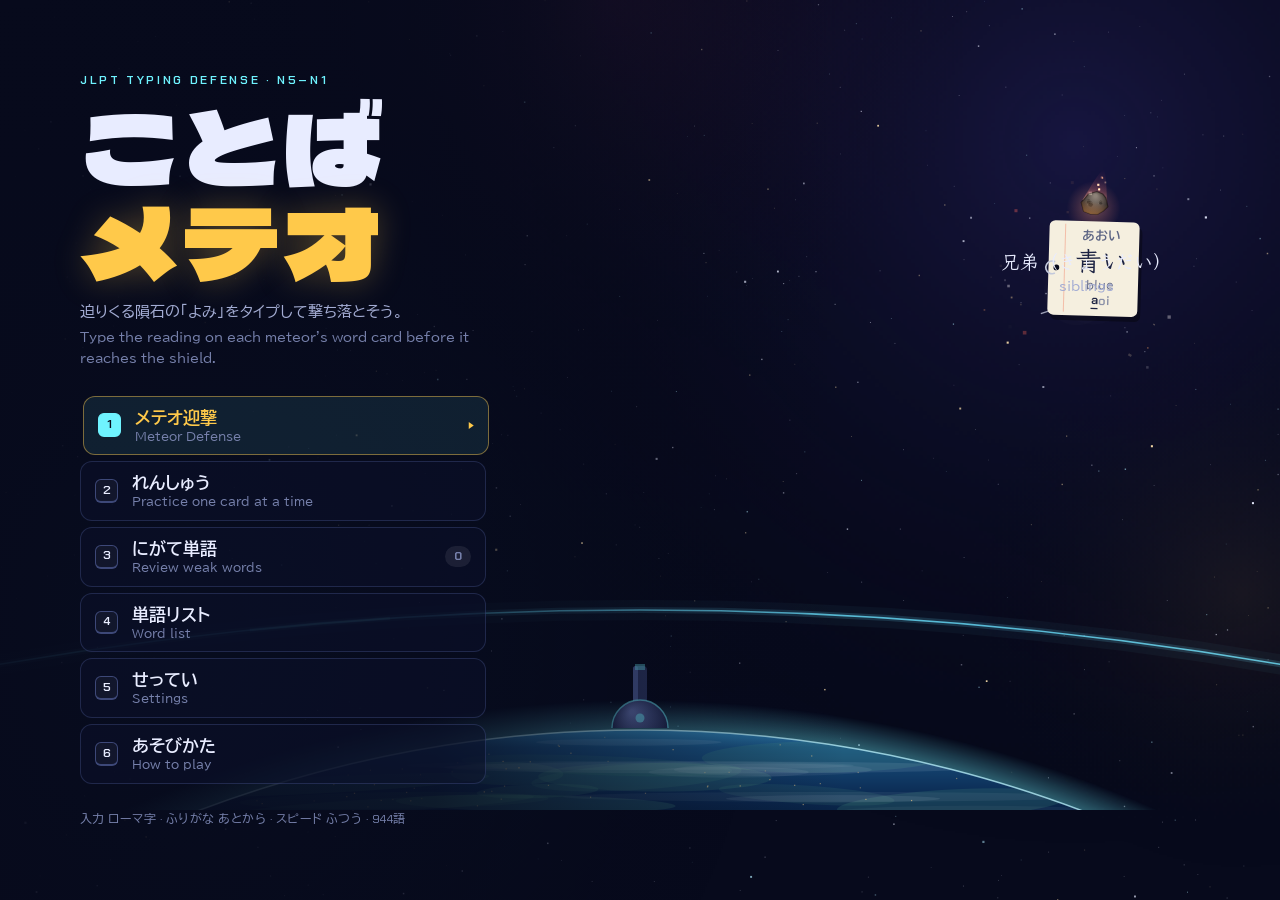
<file: docs/index.html>
<!doctype html>
<html lang="ja">
<head>
<meta charset="utf-8">
<meta name="viewport" content="width=device-width, initial-scale=1, viewport-fit=cover">
<link rel="icon" href="data:image/svg+xml,%3Csvg xmlns='http://www.w3.org/2000/svg' viewBox='0 0 64 64'%3E%3Crect width='64' height='64' rx='14' fill='%23070a1c'/%3E%3Cpath d='M12 8 L36 32' stroke='%23ff9d3b' stroke-width='9' stroke-linecap='round' opacity='.55'/%3E%3Ccircle cx='39' cy='36' r='14' fill='%238d8278'/%3E%3Ccircle cx='35' cy='32' r='3.5' fill='%23564c46'/%3E%3Crect x='20' y='50' width='30' height='6' rx='2' fill='%23f5efdf'/%3E%3C/svg%3E">
<link rel="canonical" href="https://kotoba-meteor.pages.dev/">
<meta property="og:type" content="website">
<meta property="og:site_name" content="ことばメテオ">
<meta property="og:title" content="ことばメテオ · Kotoba Meteor">
<meta property="og:description" content="迫りくる隕石の「よみ」をタイプして撃ち落とす、JLPT学習者向けタイピングゲーム。A typing game for learners of Japanese (JLPT N5–N1).">
<meta property="og:url" content="https://kotoba-meteor.pages.dev/">
<meta property="og:image" content="https://kotoba-meteor.pages.dev/og.jpg">
<meta property="og:image:width" content="1200">
<meta property="og:image:height" content="630">
<meta property="og:image:alt" content="ことばメテオのタイトル画面。隕石の単語カード「外国人」にレーザーが命中している">
<meta property="og:locale" content="ja_JP">
<meta name="twitter:card" content="summary_large_image">
<title>ことばメテオ</title>
<meta name="description" content="迫りくる隕石の「よみ」をタイプして撃ち落とす、JLPT学習者向けタイピングゲーム。A typing game for learners of Japanese: JLPT N5–N1 vocabulary with romaji and kana input.">
<link rel="preconnect" href="https://fonts.googleapis.com">
<link rel="preconnect" href="https://fonts.gstatic.com" crossorigin>
<link rel="stylesheet" href="https://fonts.googleapis.com/css2?family=BIZ+UDPGothic:wght@400;700&family=Chakra+Petch:wght@500;600;700&family=Dela+Gothic+One&family=Klee+One:wght@600&display=swap">
<link rel="stylesheet" href="https://fonts.googleapis.com/css2?family=Yuji+Syuku&text=%E7%A7%80%E5%84%AA%E8%89%AF%E5%8F%AF%E4%B8%8D&display=swap">
<style>
/* Layout: full-bleed starfield canvas; console panels anchored left over the live demo;
   the study card is the one centered object. One deliberate dark look (deep space). */
:root {
  color-scheme: dark;
  /* palette */
  --space: #070a1c;   /* deep space */
  --star: #e8ecff;    /* text */
  --beam: #6ff3ff;    /* laser, focus, progress */
  --gold: #ffc94a;    /* score, primary action */
  --shu: #ee4b2b;     /* 朱 vermilion: red pen, hanko stamp */
  --paper: #f5efdf;   /* word-card paper */
  /* derived */
  --ink: #1c2242;
  --pencil: #5d6584;
  --haze: #a3acd3;
  --dim: #7680ab;
  --hull: rgba(12, 17, 42, 0.88);
  --hull-solid: #0c112a;
  --line: rgba(140, 160, 255, 0.18);
  --line-strong: rgba(140, 160, 255, 0.36);
  --beam-wash: rgba(111, 243, 255, 0.09);
  --scrim: rgba(7, 10, 28, 0.72);
  /* type */
  --font-display: "Dela Gothic One", "BIZ UDPGothic", "Hiragino Sans", sans-serif;
  --font-body: "BIZ UDPGothic", "Hiragino Sans", "Yu Gothic UI", "Yu Gothic", "Noto Sans JP", system-ui, sans-serif;
  --font-card: "Klee One", "BIZ UDPGothic", "Hiragino Mincho ProN", "Yu Mincho", serif;
  --font-hud: "Chakra Petch", "BIZ UDPGothic", ui-monospace, Menlo, Consolas, monospace;
  --font-stamp: "Yuji Syuku", "Klee One", "Hiragino Mincho ProN", serif;
  --radius: 12px;
}

[hidden] { display: none !important; }
*, *::before, *::after { box-sizing: border-box; }
html, body { height: 100%; }
body {
  margin: 0;
  background: var(--space);
  color: var(--star);
  font-family: var(--font-body);
  font-size: 15px;
  line-height: 1.6;
  overflow: hidden;
  -webkit-font-smoothing: antialiased;
}
#cv { position: fixed; inset: 0; width: 100%; height: 100%; display: block; }

#ui {
  position: fixed; inset: 0;
  display: grid;
  pointer-events: none;
  padding-top: env(safe-area-inset-top, 0px);
  padding-bottom: env(safe-area-inset-bottom, 0px);
  padding-left: max(16px, env(safe-area-inset-left, 0px));
  padding-right: max(16px, env(safe-area-inset-right, 0px));
}
.screen {
  grid-area: 1 / 1;
  min-width: 0; min-height: 0;
  overflow-y: auto;
  pointer-events: auto;
  display: grid;
  grid-template-columns: minmax(0, 1fr);
  padding-block: 24px;
}
.sr { position: absolute; width: 1px; height: 1px; overflow: hidden; clip: rect(0 0 0 0); white-space: nowrap; }
.en { display: block; color: var(--dim); font-size: 0.86em; }
small { font-size: 0.78em; }
kbd {
  font-family: var(--font-hud); font-size: 0.82em; font-weight: 600;
  display: inline-block; min-width: 1.9em; padding: 0.05em 0.45em; text-align: center;
  border: 1px solid var(--line-strong); border-bottom-width: 2px; border-radius: 6px;
  color: var(--star); background: rgba(255, 255, 255, 0.04);
}
code { font-family: var(--font-hud); color: var(--beam); font-size: 0.95em; }
button { font: inherit; color: inherit; }
button:focus-visible, input:focus-visible { outline: 2px solid var(--gold); outline-offset: 2px; }

/* ---------- title ---------- */
#scr-title { align-items: center; }
#scr-title::before {
  content: ""; position: fixed; inset: 0; z-index: -1; pointer-events: none;
  background: linear-gradient(90deg, rgba(7, 10, 28, 0.94) 0%, rgba(7, 10, 28, 0.78) 34%, rgba(7, 10, 28, 0) 66%);
}
.title-wrap { width: min(100%, 470px); display: grid; gap: clamp(14px, 3.4vh, 26px); padding-left: clamp(0px, 5vw, 64px); }
.eyebrow {
  margin: 0; font-family: var(--font-hud); font-weight: 600; font-size: 12px;
  letter-spacing: 0.22em; text-transform: uppercase; color: var(--beam);
}
.logo { margin: 6px 0 0; font-family: var(--font-display); font-weight: 400; font-size: clamp(44px, min(8.5vw, 12vh), 100px); line-height: 0.95; letter-spacing: 0.01em; }
.logo span { display: block; }
.logo .l2 { color: var(--gold); text-shadow: 0 0 34px rgba(255, 201, 74, 0.28); }
.lede { margin: 14px 0 0; color: var(--haze); text-wrap: pretty; }
.lede .en { margin-top: 4px; }
.menu { display: grid; gap: clamp(4px, 0.8vh, 6px); }
@media (max-height: 760px) { .mi { padding-block: 7px; } .lede { margin-top: 8px; } }
.mi {
  display: grid; grid-template-columns: auto 1fr auto; align-items: center; gap: 14px;
  padding: 10px 14px; text-align: left; cursor: pointer;
  background: rgba(12, 17, 42, 0.55); border: 1px solid var(--line); border-radius: var(--radius);
  transition: background-color 0.15s, border-color 0.15s, transform 0.15s;
}
.mi kbd { transition: background-color 0.15s, color 0.15s; }
.mi-t { display: grid; line-height: 1.3; }
.mi-t b { font-size: 17px; }
.mi-t small { color: var(--dim); font-size: 12px; }
.mi-go { color: var(--gold); font-size: 12px; }
.mi:hover, .mi:focus-visible { background: var(--beam-wash); border-color: var(--beam); outline: none; }
@media (hover: hover) and (min-width: 761px) { .mi:hover, .mi:focus-visible { transform: translateX(3px); } }
.mi:hover kbd, .mi:focus-visible kbd { background: var(--beam); color: var(--space); border-color: var(--beam); }
.mi.primary { border-color: rgba(255, 201, 74, 0.45); }
.mi.primary b { color: var(--gold); }
.badge {
  min-width: 26px; padding: 1px 8px; border-radius: 999px; text-align: center;
  font-family: var(--font-hud); font-size: 12px; font-weight: 700;
  background: var(--shu); color: #fff;
}
.badge[data-zero] { background: rgba(255, 255, 255, 0.08); color: var(--dim); }
.status { margin: 0; font-size: 12px; color: var(--dim); font-family: var(--font-hud); letter-spacing: 0.04em; }
.touch-note { display: none; margin: 0; padding: 10px 12px; border: 1px solid rgba(238, 75, 43, 0.5); border-radius: 10px; color: #ffd0c6; font-size: 13px; }
@media (hover: none) and (pointer: coarse) { .touch-note { display: block; } }
@media (max-width: 760px) {
  #scr-title::before { background: var(--scrim); }
  .title-wrap { padding-left: 0; margin: 0 auto; }
}

/* ---------- panels ---------- */
.panel {
  width: min(100%, 1000px); margin: auto;
  display: grid; gap: 20px; align-content: start;
  padding: clamp(18px, 3vw, 30px);
  background: var(--hull);
  border: 1px solid var(--line); border-radius: 18px;
  box-shadow: 0 30px 80px rgba(0, 0, 0, 0.5);
  backdrop-filter: blur(8px); -webkit-backdrop-filter: blur(8px);
}
.panel.narrow { width: min(100%, 760px); }
.panel-head { display: flex; align-items: center; gap: 12px 18px; flex-wrap: wrap; }
.panel-head h2, .panel h2 { margin: 0; font-size: 22px; line-height: 1.3; text-wrap: balance; }
h2 small, h3 small { font-weight: 400; color: var(--dim); margin-left: 6px; font-size: 13px; }
h3 { margin: 0; font-size: 16px; }
.back {
  padding: 7px 12px; border-radius: 9px; cursor: pointer;
  border: 1px solid var(--line); background: transparent; color: var(--haze); font-size: 14px;
}
.back small { color: var(--dim); }
.back:hover { border-color: var(--line-strong); color: var(--star); }
.note { margin: 0; color: var(--haze); font-size: 14px; max-width: 64em; }
.note .en { margin-top: 2px; }
.note.small { font-size: 12.5px; }

.btn {
  display: inline-flex; flex-direction: column; align-items: flex-start; gap: 1px;
  padding: 10px 16px; border-radius: 10px; cursor: pointer; line-height: 1.3;
  border: 1px solid var(--line-strong); background: rgba(255, 255, 255, 0.04);
  font-weight: 700; font-size: 15px; text-align: left;
}
.btn small { font-weight: 400; color: var(--dim); font-size: 11.5px; }
.btn:hover { border-color: var(--beam); background: var(--beam-wash); }
.btn.primary { background: var(--gold); color: var(--ink); border-color: var(--gold); }
.btn.primary small { color: rgba(28, 34, 66, 0.72); }
.btn.primary:hover { filter: brightness(1.06); }
.btn.danger { border-color: rgba(238, 75, 43, 0.6); color: #ffc2b6; }
.btn.danger.armed { background: var(--shu); color: #fff; border-color: var(--shu); }
.btn:disabled { opacity: 0.4; cursor: not-allowed; }
.row-actions { display: flex; flex-wrap: wrap; gap: 10px; }
.col-actions { display: grid; gap: 8px; }
.col-actions .btn { width: 100%; }

/* ---------- options (segmented) ---------- */
.opts { display: grid; gap: 14px; align-content: start; }
.opt { display: grid; gap: 6px; min-width: 0; }
.opt-label { font-size: 13px; font-weight: 700; color: var(--haze); }
.opt-label small { font-weight: 400; color: var(--dim); margin-left: 6px; font-size: 11.5px; }
.seg { display: flex; gap: 4px; padding: 4px; border: 1px solid var(--line); border-radius: 11px; background: rgba(0, 0, 0, 0.22); }
.seg button {
  flex: 1 1 0; min-width: 0; padding: 7px 8px; border: 0; border-radius: 8px; cursor: pointer;
  background: transparent; color: var(--haze); font-size: 14px; font-weight: 700; line-height: 1.25;
}
.seg button small { display: block; font-weight: 400; font-size: 11px; color: var(--dim); }
.seg button:hover { color: var(--star); background: rgba(255, 255, 255, 0.05); }
.seg button[aria-checked="true"] { background: var(--beam); color: var(--space); }
.seg button[aria-checked="true"] small { color: rgba(7, 10, 28, 0.66); }
.settings-grid { grid-template-columns: repeat(auto-fit, minmax(min(100%, 280px), 1fr)); gap: 16px 20px; }
.danger-zone {
  display: flex; align-items: center; justify-content: space-between; gap: 12px; flex-wrap: wrap;
  padding: 14px 16px; border: 1px dashed rgba(238, 75, 43, 0.4); border-radius: 12px;
}
.danger-zone small { display: block; color: var(--dim); font-size: 12px; }

/* ---------- level select ---------- */
.select-body { display: grid; grid-template-columns: minmax(0, 1.4fr) minmax(0, 1fr); gap: 24px; align-items: start; }
@media (max-width: 780px) { .select-body { grid-template-columns: minmax(0, 1fr); } }
.levels { display: grid; gap: 8px; }
.lv {
  width: 100%; cursor: pointer; text-align: left;
  display: grid; grid-template-columns: 70px minmax(0, 1fr) auto; grid-template-areas: "tag name meta" "tag bar bar";
  gap: 6px 14px; align-items: center;
  padding: 12px 16px; border-radius: 12px;
  border: 1px solid var(--line); background: rgba(255, 255, 255, 0.025);
  transition: background-color 0.15s, color 0.15s, transform 0.15s;
}
.lv:hover { border-color: var(--line-strong); }
.lv-tag { grid-area: tag; font-family: var(--font-display); font-size: 30px; line-height: 1; }
.lv-name { grid-area: name; font-weight: 700; min-width: 0; }
.lv-name small { color: var(--dim); font-weight: 400; margin-left: 6px; }
.lv-meta { grid-area: meta; font-family: var(--font-hud); font-size: 12px; color: var(--haze); text-align: right; font-variant-numeric: tabular-nums; }
.lv-bar { grid-area: bar; height: 4px; border-radius: 2px; overflow: hidden; background: rgba(255, 255, 255, 0.08); }
.lv-bar i { display: block; height: 100%; background: var(--beam); }
.lv[aria-checked="true"] {
  background: var(--paper); color: var(--ink); border-color: var(--paper);
  box-shadow: 0 12px 32px rgba(0, 0, 0, 0.4); transform: translateX(4px);
}
.lv[aria-checked="true"] .lv-name small, .lv[aria-checked="true"] .lv-meta { color: var(--pencil); }
.lv[aria-checked="true"] .lv-bar { background: rgba(28, 34, 66, 0.12); }
.lv[aria-checked="true"] .lv-bar i { background: var(--shu); }
.lv:disabled { opacity: 0.45; cursor: not-allowed; }
@media (max-width: 520px) {
  .lv { grid-template-columns: 54px minmax(0, 1fr); grid-template-areas: "tag name" "tag meta" "tag bar"; padding: 10px 12px; }
  .lv-tag { font-size: 24px; }
  .lv-meta { text-align: left; }
}
.launch {
  margin-top: 8px; width: 100%; cursor: pointer;
  display: flex; align-items: center; justify-content: space-between; gap: 12px;
  padding: 14px 20px; border: 0; border-radius: 12px;
  background: var(--gold); color: var(--ink);
  font-family: var(--font-display); font-size: 26px;
  box-shadow: 0 10px 30px rgba(255, 201, 74, 0.22);
}
.launch small { font-family: var(--font-hud); font-size: 13px; font-weight: 700; letter-spacing: 0.18em; }
.launch:hover { filter: brightness(1.06); }

/* ---------- word rows (weak list, results) ---------- */
.wordrows { list-style: none; margin: 0; padding: 0; display: grid; gap: 6px; }
.wr {
  display: grid; grid-template-columns: auto minmax(4.5em, max-content) minmax(0, 1fr) minmax(0, 1.4fr) auto; align-items: center; gap: 4px 14px;
  padding: 8px 12px; border-radius: 10px; background: rgba(255, 255, 255, 0.03); border: 1px solid var(--line);
}
.wr-w { font-family: var(--font-card); font-weight: 600; font-size: 22px; line-height: 1.2; }
.wr-r { color: var(--haze); line-height: 1.3; min-width: 0; }
.wr-r i { display: block; font-style: normal; font-family: var(--font-hud); color: var(--dim); font-size: 12px; }
.wr-m { color: var(--haze); font-size: 13.5px; min-width: 0; }
.wr-tag { font-size: 12px; font-weight: 700; white-space: nowrap; padding: 2px 8px; border-radius: 999px; border: 1px solid currentColor; }
.wr-tag.hit { color: #ff9c86; }
.wr-tag.hint { color: var(--gold); }
.wr-tag.miss { color: var(--haze); }
.wr-tag.ok { color: var(--beam); }
@media (max-width: 620px) {
  .wr { grid-template-columns: auto minmax(0, max-content) minmax(0, 1fr); }
  .wr-m { grid-column: 2 / -1; }
  .wr-tag { grid-column: 2 / -1; justify-self: start; }
}
.say {
  width: 32px; height: 32px; display: grid; place-items: center; cursor: pointer;
  border-radius: 50%; border: 1px solid var(--line-strong); background: transparent; color: var(--beam);
}
.say:hover { background: var(--beam-wash); }
.say svg { width: 15px; height: 15px; }
.empty { padding: 26px; text-align: center; color: var(--dim); border: 1px dashed var(--line-strong); border-radius: 12px; }

/* ---------- word list ---------- */
.words-tools { display: flex; flex-wrap: wrap; gap: 12px; align-items: center; justify-content: space-between; }
.tabs { display: flex; flex-wrap: wrap; gap: 4px; }
.tabs button {
  padding: 6px 12px; border-radius: 8px; cursor: pointer; font-weight: 700; font-size: 14px;
  border: 1px solid var(--line); background: transparent; color: var(--haze);
}
.tabs button[aria-selected="true"] { background: var(--paper); color: var(--ink); border-color: var(--paper); }
.search input {
  width: min(100%, 300px); padding: 8px 12px; border-radius: 9px;
  border: 1px solid var(--line-strong); background: rgba(0, 0, 0, 0.25); color: var(--star); font: inherit; font-size: 14px;
}
.table-wrap { overflow: auto; max-height: min(58vh, 640px); border: 1px solid var(--line); border-radius: 12px; }
.table-wrap.plain { max-height: none; }
table { border-collapse: collapse; width: 100%; min-width: 640px; }
.tips { min-width: 520px; }
th, td { padding: 7px 12px; text-align: left; border-bottom: 1px solid var(--line); vertical-align: middle; }
th { position: sticky; top: 0; z-index: 1; background: var(--hull-solid); font-size: 12px; color: var(--haze); white-space: nowrap; }
th small { color: var(--dim); font-weight: 400; }
td.w { font-family: var(--font-card); font-weight: 600; font-size: 20px; white-space: nowrap; }
td.r { color: var(--haze); white-space: nowrap; }
td.ro { font-family: var(--font-hud); color: var(--dim); font-size: 13px; }
td.m { color: var(--haze); font-size: 13.5px; }
td.rec { font-family: var(--font-hud); font-size: 12px; color: var(--dim); white-space: nowrap; font-variant-numeric: tabular-nums; }
td.rec .weak { color: #ff9c86; font-weight: 700; }
td.rec .good { color: var(--beam); }
.tips td:first-child { font-family: var(--font-card); font-size: 18px; white-space: nowrap; }
.tips td.tip-en { color: var(--dim); font-size: 13px; }

/* ---------- how to ---------- */
.howto { margin: 0; padding-left: 1.4em; display: grid; gap: 14px; max-width: 62em; }
.howto li::marker { font-family: var(--font-hud); color: var(--beam); }
.howto b { display: block; font-size: 16px; }
.howto span { display: block; color: var(--haze); }
.howto-keys { display: flex; flex-wrap: wrap; gap: 10px 22px; color: var(--haze); }
.howto-keys small { color: var(--dim); }

/* ---------- practice ---------- */
#scr-practice { align-items: start; }
.practice { width: min(100%, 860px); margin: 0 auto; display: grid; gap: 16px; }
.p-head { display: flex; align-items: center; gap: 10px 16px; flex-wrap: wrap; }
.p-level { font-weight: 700; color: var(--haze); }
.p-stats { margin-left: auto; display: flex; gap: 18px; font-family: var(--font-hud); font-variant-numeric: tabular-nums; }
.p-stats span { display: grid; line-height: 1.15; text-align: right; }
.p-stats small { font-size: 10px; letter-spacing: 0.16em; color: var(--dim); }
.p-stats b { font-size: 18px; }
.p-progress { height: 4px; border-radius: 2px; overflow: hidden; background: rgba(255, 255, 255, 0.08); }
.p-progress i { display: block; height: 100%; width: 0; background: var(--beam); transition: width 0.3s; }
.p-card {
  position: relative; min-height: 270px;
  display: grid; justify-items: center; align-content: center; gap: 4px;
  padding: 26px 30px 24px 64px; text-align: center;
  background: var(--paper); color: var(--ink); border-radius: 16px;
  box-shadow: 0 26px 60px rgba(0, 0, 0, 0.5);
}
.p-card::before {
  content: ""; position: absolute; left: 22px; top: 50%; width: 14px; height: 14px; margin-top: -7px;
  border-radius: 50%; background: var(--space); box-shadow: inset 0 1px 3px rgba(0, 0, 0, 0.7);
}
.p-card::after {
  content: ""; position: absolute; left: 4px; top: 50%; width: 34px; height: 34px; margin-top: -17px;
  border-radius: 50%; border: 3px solid #c3c9dc; border-right-color: transparent; transform: rotate(-12deg);
}
.p-card > .p-rule { position: absolute; left: 48px; top: 10px; bottom: 10px; width: 1px; background: rgba(238, 75, 43, 0.3); }
.p-prompt { font-weight: 700; font-size: clamp(22px, 4vw, 30px); line-height: 1.3; }
.p-prompt:empty, .p-mean:empty { display: none; }
.p-furi { font-weight: 700; font-size: 20px; letter-spacing: 0.08em; color: var(--pencil); min-height: 1.5em; }
.p-word { font-family: var(--font-card); font-weight: 600; font-size: clamp(44px, 9vw, 78px); line-height: 1.15; }
.p-word:empty { display: none; }
.p-mean { color: var(--pencil); font-size: 16px; }
.p-roma { font-family: var(--font-hud); font-size: 24px; font-weight: 600; letter-spacing: 0.05em; color: #8b91a8; min-height: 1.5em; margin-top: 4px; }
.p-roma .next { color: var(--ink); text-decoration: underline; text-decoration-thickness: 2px; text-underline-offset: 6px; }
.p-roma .caret { color: var(--pencil); animation: blink 1s steps(1) infinite; }
.done { color: var(--shu); }
.p-card.shake { animation: shake 0.24s; }
.p-card.good { box-shadow: 0 0 0 3px var(--beam), 0 26px 60px rgba(0, 0, 0, 0.5); }
.p-mark { position: absolute; right: 22px; top: 16px; width: 70px; height: 70px; overflow: visible; }
.p-mark path, .p-mark ellipse { fill: none; stroke: var(--shu); stroke-width: 5; stroke-linecap: round; stroke-linejoin: round; stroke-dasharray: 300; stroke-dashoffset: 300; animation: draw 0.45s ease-out forwards; }
.p-help { margin: 0; text-align: center; color: var(--dim); font-size: 13px; }

/* ---------- on-screen keyboard ---------- */
.kb { --u: clamp(22px, 5.4vw, 46px); --g: clamp(3px, 0.6vw, 5px); display: grid; gap: var(--g); justify-content: center; user-select: none; }
.kb[hidden] { display: none; }
.kb-row { display: flex; gap: var(--g); padding-left: calc(var(--indent, 0) * var(--u)); }
.kb-key {
  position: relative; width: var(--u); height: calc(var(--u) * 1.06); flex: none;
  display: grid; place-items: center; border-radius: 7px;
  background: rgba(255, 255, 255, 0.05); border: 1px solid var(--line);
  color: var(--haze); font-weight: 700; font-size: calc(var(--u) * 0.38);
  transition: background-color 0.1s, color 0.1s;
}
.kb-key i { position: absolute; right: 4px; bottom: 1px; font-style: normal; font-family: var(--font-hud); font-size: calc(var(--u) * 0.22); color: var(--dim); }
.kb-key s { position: absolute; left: 4px; top: 1px; text-decoration: none; font-size: calc(var(--u) * 0.24); color: var(--dim); }
.kb-key.home::after { content: ""; position: absolute; bottom: 4px; left: 35%; width: 30%; height: 2px; border-radius: 1px; background: var(--dim); }
.kb-key.wide { width: calc(var(--u) * 1.7); font-size: calc(var(--u) * 0.26); }
.kb-key.next { background: var(--beam); color: var(--space); border-color: var(--beam); box-shadow: 0 0 18px rgba(111, 243, 255, 0.55); }
.kb-key.next i, .kb-key.next s { color: rgba(7, 10, 28, 0.7); }

/* ---------- pause ---------- */
#scr-pause { place-items: center; }
#scr-pause::before { content: ""; position: fixed; inset: 0; z-index: -1; background: var(--scrim); }
.panel.pause { width: min(100%, 360px); }

/* ---------- result ---------- */
.result { width: min(100%, 980px); }
.r-top { display: grid; grid-template-columns: auto minmax(0, 1fr); gap: 20px 32px; align-items: center; }
@media (max-width: 640px) { .r-top { grid-template-columns: minmax(0, 1fr); justify-items: start; } }
.stamp-wrap { display: grid; justify-items: center; gap: 8px; }
.stamp {
  width: 148px; height: 148px; border-radius: 50%;
  display: grid; place-items: center;
  border: 6px solid var(--shu); color: var(--shu);
  box-shadow: inset 0 0 0 4px rgba(7, 10, 28, 0.9), inset 0 0 0 6px var(--shu);
  font-family: var(--font-stamp); font-size: 80px; line-height: 1;
  transform: rotate(-9deg);
  animation: stamp 0.5s cubic-bezier(0.2, 1.4, 0.4, 1) both;
}
.stamp.two { font-size: 54px; }
.stamp-en { font-family: var(--font-hud); font-size: 12px; letter-spacing: 0.2em; text-transform: uppercase; color: var(--shu); }
.r-head { display: grid; gap: 8px; min-width: 0; }
.r-head h2 { font-size: 28px; }
.r-msg { margin: 0; color: var(--haze); }
.r-stats { display: grid; grid-template-columns: repeat(auto-fit, minmax(118px, 1fr)); gap: 10px 18px; margin-top: 6px; }
.stat { display: grid; gap: 0; line-height: 1.25; }
.stat b { font-family: var(--font-hud); font-size: 26px; font-variant-numeric: tabular-nums; }
.stat b.gold { color: var(--gold); }
.stat span { font-size: 12px; color: var(--dim); }
.stat em { font-style: normal; font-size: 11px; color: var(--gold); font-family: var(--font-hud); letter-spacing: 0.1em; }
.r-review { display: grid; gap: 10px; }
.r-review .wordrows { max-height: min(38vh, 420px); overflow-y: auto; }

/* ---------- floating bits ---------- */
#pause-btn {
  position: fixed; z-index: 5; cursor: pointer;
  right: calc(16px + env(safe-area-inset-right, 0px)); bottom: calc(14px + env(safe-area-inset-bottom, 0px));
  padding: 6px 12px; border-radius: 9px; border: 1px solid var(--line-strong);
  background: rgba(12, 17, 42, 0.7); color: var(--haze); font-size: 14px;
}
#pause-btn small { color: var(--dim); }
#toast {
  position: fixed; z-index: 20; left: 50%; transform: translateX(-50%);
  bottom: calc(24px + env(safe-area-inset-bottom, 0px));
  max-width: calc(100% - 32px); padding: 10px 16px; border-radius: 10px;
  background: var(--hull-solid); border: 1px solid var(--line-strong); font-size: 14px;
  box-shadow: 0 10px 30px rgba(0, 0, 0, 0.5);
}

@keyframes shake { 0%, 100% { transform: translateX(0); } 25% { transform: translateX(-8px); } 50% { transform: translateX(7px); } 75% { transform: translateX(-4px); } }
@keyframes blink { 50% { opacity: 0; } }
@keyframes draw { to { stroke-dashoffset: 0; } }
@keyframes stamp { from { opacity: 0; transform: rotate(-9deg) scale(1.9); } to { opacity: 1; transform: rotate(-9deg) scale(1); } }
@media (prefers-reduced-motion: reduce) {
  *, *::before, *::after { animation-duration: 0.001ms !important; transition-duration: 0.001ms !important; }
}
</style>
</head>
<body>
<canvas id="cv" aria-hidden="true"></canvas>

<div id="ui" lang="ja">

  <!-- TITLE -->
  <section class="screen" id="scr-title" hidden>
    <div class="title-wrap">
      <div class="brand">
        <p class="eyebrow">JLPT Typing Defense · N5–N1</p>
        <h1 class="logo"><span class="l1">ことば</span><span class="l2">メテオ</span></h1>
        <p class="lede">迫りくる隕石の「よみ」をタイプして撃ち落とそう。<span class="en">Type the reading on each meteor's word card before it reaches the shield.</span></p>
      </div>
      <nav class="menu" aria-label="Main menu">
        <button class="mi primary" type="button" data-act="meteor"><kbd>1</kbd><span class="mi-t"><b>メテオ迎撃</b><small>Meteor Defense</small></span><span class="mi-go" aria-hidden="true">▶</span></button>
        <button class="mi" type="button" data-act="practice"><kbd>2</kbd><span class="mi-t"><b>れんしゅう</b><small>Practice one card at a time</small></span></button>
        <button class="mi" type="button" data-act="weak"><kbd>3</kbd><span class="mi-t"><b>にがて単語</b><small>Review weak words</small></span><span class="badge" id="weak-badge">0</span></button>
        <button class="mi" type="button" data-act="words"><kbd>4</kbd><span class="mi-t"><b>単語リスト</b><small>Word list</small></span></button>
        <button class="mi" type="button" data-act="settings"><kbd>5</kbd><span class="mi-t"><b>せってい</b><small>Settings</small></span></button>
        <button class="mi" type="button" data-act="howto"><kbd>6</kbd><span class="mi-t"><b>あそびかた</b><small>How to play</small></span></button>
      </nav>
      <p class="status" id="title-status"></p>
      <p class="touch-note">キーボードのあるパソコンで遊んでください。<span class="en">This game needs a physical keyboard.</span></p>
    </div>
  </section>

  <!-- LEVEL SELECT -->
  <section class="screen" id="scr-select" hidden>
    <div class="panel">
      <header class="panel-head">
        <button class="back" type="button" data-back>← もどる <small>Back</small></button>
        <h2 id="sel-title">メテオ迎撃 <small>Meteor Defense</small></h2>
      </header>
      <div class="select-body">
        <div class="levels" id="levels" role="radiogroup" aria-label="Level"></div>
        <div class="options">
          <div class="opts" id="sel-opts"></div>
          <button class="launch" type="button" id="launch"><span>発進</span><small>LAUNCH ⏎</small></button>
        </div>
      </div>
    </div>
  </section>

  <!-- WEAK WORDS -->
  <section class="screen" id="scr-weak" hidden>
    <div class="panel">
      <header class="panel-head">
        <button class="back" type="button" data-back>← もどる <small>Back</small></button>
        <h2>にがて単語 <small>Weak words</small></h2>
      </header>
      <p class="note">シールドに当たった単語や、ヒントを使った単語がここに集まります。ヒントなしで正しく打つと消えていきます。<span class="en">Words that hit the shield or needed a hint collect here. Type them right without a hint and they clear.</span></p>
      <div class="row-actions" id="weak-actions">
        <button class="btn primary" type="button" data-act="weak-meteor">メテオで復習 <small>Meteor review</small></button>
        <button class="btn" type="button" data-act="weak-practice">れんしゅうで復習 <small>Practice review</small></button>
      </div>
      <ul class="wordrows" id="weak-list"></ul>
    </div>
  </section>

  <!-- WORD LIST -->
  <section class="screen" id="scr-words" hidden>
    <div class="panel">
      <header class="panel-head">
        <button class="back" type="button" data-back>← もどる <small>Back</small></button>
        <h2>単語リスト <small>Word list</small></h2>
      </header>
      <div class="words-tools">
        <div class="tabs" id="word-tabs" role="tablist" aria-label="Level"></div>
        <label class="search" for="word-search"><span class="sr">Search</span>
          <input id="word-search" type="search" placeholder="検索 · 漢字 / かな / English" autocomplete="off" spellcheck="false">
        </label>
      </div>
      <p class="note small" id="word-count"></p>
      <div class="table-wrap">
        <table>
          <thead><tr><th><span class="sr">Listen</span></th><th>単語 <small>Word</small></th><th>よみ <small>Reading</small></th><th>ローマ字</th><th>意味 <small>Meaning</small></th><th>記録 <small>Record</small></th></tr></thead>
          <tbody id="word-tbody"></tbody>
        </table>
      </div>
    </div>
  </section>

  <!-- SETTINGS -->
  <section class="screen" id="scr-settings" hidden>
    <div class="panel narrow">
      <header class="panel-head">
        <button class="back" type="button" data-back>← もどる <small>Back</small></button>
        <h2>せってい <small>Settings</small></h2>
      </header>
      <div class="opts settings-grid" id="settings-opts"></div>
      <div class="danger-zone">
        <div><b>記録をリセット</b><small>Clears scores, weak words and learned spellings in this browser.</small></div>
        <button class="btn danger" type="button" id="reset-btn">リセット <small>Reset</small></button>
      </div>
      <p class="note small">記録はこのブラウザの中だけに保存されます。<span class="en">Progress is saved in this browser only.</span></p>
    </div>
  </section>

  <!-- HOW TO PLAY -->
  <section class="screen" id="scr-howto" hidden>
    <div class="panel narrow">
      <header class="panel-head">
        <button class="back" type="button" data-back>← もどる <small>Back</small></button>
        <h2>あそびかた <small>How to play</small></h2>
      </header>
      <ol class="howto">
        <li><b>単語カードの「よみ」をタイプ</b><span>隕石には単語カードがついています。よみを最後まで打つとレーザーで爆破。</span><span class="en">Each meteor carries a word card. Type its reading to the end and the laser destroys it.</span></li>
        <li><b>ふりがなは後から出る</b><span>「あとから」設定では数秒後にふりがなが出ます。出る前に打てばスコア ×1.5。</span><span class="en">With Delayed furigana the reading appears after a few seconds. Type it before then for a ×1.5 bonus.</span></li>
        <li><b>シールドを守る</b><span>隕石がシールドに当たると1ダメージ。5回で終わり。3ウェーブのあとに巨大隕石が来ます。</span><span class="en">A meteor that reaches the shield costs one cell; five and the mission ends. A giant meteor follows three waves.</span></li>
        <li><b>まちがえた単語は復習</b><span>当たった単語・ヒントを使った単語は「にがて単語」に入り、次から出やすくなります。</span><span class="en">Missed and hinted words go to Weak words and come up more often.</span></li>
      </ol>
      <div class="howto-keys">
        <span><kbd>Space</kbd> ヒント <small>Hint</small></span>
        <span><kbd>Backspace</kbd> ねらいを解除 <small>Release target</small></span>
        <span><kbd>Esc</kbd> ポーズ <small>Pause</small></span>
      </div>
      <h3>ローマ字のコツ <small>Romaji tips</small></h3>
      <div class="table-wrap plain">
        <table class="tips">
          <tbody>
            <tr><td>ん</td><td><code>nn</code> · 子音の前は <code>n</code> でもOK</td><td class="tip-en">nn; a single n works before most consonants (kanji)</td></tr>
            <tr><td>っ</td><td>次の子音を重ねる <code>kk</code> <code>tt</code> <code>ss</code> · <code>xtu</code></td><td class="tip-en">double the next consonant, or xtu / ltu</td></tr>
            <tr><td>しゃ ちゃ じゃ</td><td><code>sha</code> <code>cha</code> <code>ja</code> · <code>sya</code> <code>tya</code> <code>zya</code></td><td class="tip-en">both spelling systems are accepted</td></tr>
            <tr><td>ー</td><td><code>-</code> (マイナスキー)</td><td class="tip-en">the minus key</td></tr>
            <tr><td>を · づ · ぢ</td><td><code>wo</code> · <code>du</code> · <code>di</code></td><td class="tip-en">as an IME expects them</td></tr>
          </tbody>
        </table>
      </div>
      <p class="note small">かな入力は日本語(JIS)配列キーボード用です。濁音は「か」+「゛」のように2打で入力します。<span class="en">Kana input follows the Japanese JIS layout; voiced kana take two keys, e.g. か then ゛.</span></p>
    </div>
  </section>

  <!-- PRACTICE -->
  <section class="screen" id="scr-practice" hidden>
    <div class="practice">
      <header class="p-head">
        <button class="back" type="button" data-act="practice-quit">✕ やめる <small>Esc</small></button>
        <span class="p-level" id="p-level"></span>
        <span class="p-stats">
          <span><small>WORD</small><b id="p-count">1/20</b></span>
          <span><small>TIME</small><b id="p-time">0:00</b></span>
          <span><small>ACC</small><b id="p-acc">100%</b></span>
        </span>
      </header>
      <div class="p-progress"><i id="p-bar"></i></div>
      <div class="p-card" id="p-card">
        <i class="p-rule" aria-hidden="true"></i>
        <div class="p-prompt" id="p-prompt"></div>
        <div class="p-furi" id="p-furi"></div>
        <div class="p-word" id="p-word"></div>
        <div class="p-mean" id="p-mean"></div>
        <div class="p-roma" id="p-roma"></div>
        <svg class="p-mark" id="p-mark" viewBox="0 0 80 80" aria-hidden="true"></svg>
      </div>
      <p class="p-help" id="p-help"><kbd>Space</kbd> ヒント Hint · <kbd>Esc</kbd> やめる Quit</p>
      <div class="kb" id="p-kbd" aria-hidden="true"></div>
    </div>
  </section>

  <!-- PAUSE -->
  <section class="screen" id="scr-pause" hidden>
    <div class="panel pause">
      <h2>ポーズ <small>Paused</small></h2>
      <div class="col-actions">
        <button class="btn primary" type="button" data-act="resume">つづける <small>Resume · Esc</small></button>
        <button class="btn" type="button" data-act="retry">やりなおす <small>Restart</small></button>
        <button class="btn" type="button" data-act="menu">メニューへ <small>Quit to menu</small></button>
      </div>
    </div>
  </section>

  <!-- RESULT -->
  <section class="screen" id="scr-result" hidden>
    <div class="panel result">
      <div class="r-top">
        <div class="stamp-wrap">
          <div class="stamp" id="r-stamp">優</div>
          <div class="stamp-en" id="r-grade-en">Very good</div>
        </div>
        <div class="r-head">
          <p class="eyebrow" id="r-eyebrow">MISSION COMPLETE</p>
          <h2 id="r-title">ミッション達成</h2>
          <p class="r-msg" id="r-msg"></p>
          <div class="r-stats" id="r-stats"></div>
        </div>
      </div>
      <div class="r-review">
        <h3 id="r-review-h">ふくしゅう <small>Review these words</small></h3>
        <ul class="wordrows" id="r-list"></ul>
      </div>
      <div class="row-actions">
        <button class="btn primary" type="button" data-act="retry">もう一度 <small>Retry · Enter</small></button>
        <button class="btn" type="button" data-act="review-missed" id="r-review-btn">この単語をれんしゅう <small>Practice these</small></button>
        <button class="btn" type="button" data-act="menu">メニュー <small>Menu · Esc</small></button>
      </div>
    </div>
  </section>
</div>

<button id="pause-btn" type="button" hidden aria-label="Pause">❚❚ <small>Esc</small></button>
<div id="toast" role="status" aria-live="polite" hidden></div>

<script>
'use strict';
/* ============================================================
   DATA — vocabulary by level.
   One entry per line:  word|reading|meaning
   An empty reading means the word is written in kana and is its own reading.
   JLPT has published no official word lists since 2010, so levels follow
   the commonly used community lists and are approximate.
   ============================================================ */

const LEVEL_INFO = [
  { id: 'kana', tag: 'かな', name: 'かな', en: 'Kana', mult: 1.0 },
  { id: 'N5', tag: 'N5', name: '入門', en: 'Beginner', mult: 1.0 },
  { id: 'N4', tag: 'N4', name: '初級', en: 'Elementary', mult: 1.2 },
  { id: 'N3', tag: 'N3', name: '中級', en: 'Intermediate', mult: 1.4 },
  { id: 'N2', tag: 'N2', name: '中上級', en: 'Upper-intermediate', mult: 1.6 },
  { id: 'N1', tag: 'N1', name: '上級', en: 'Advanced', mult: 1.8 },
];

const VOCAB_RAW = {
kana: `
いぬ||dog
ねこ||cat
さかな||fish
とり||bird
うま||horse
さくら||cherry blossom
すし||sushi
そば||soba noodles
みそ||miso
おちゃ||green tea
ごはん||rice; meal
ありがとう||thank you
おはよう||good morning
こんにちは||hello
こんばんは||good evening
さようなら||goodbye
すみません||excuse me; sorry
おやすみ||good night
いただきます||said before eating
ごちそうさま||thanks for the meal
はい||yes
いいえ||no
これ||this
それ||that
あれ||that (over there)
どこ||where
だれ||who
なに||what
いつ||when
いくら||how much
とても||very
ちょっと||a little
もっと||more
ゆっくり||slowly
いっしょに||together
たくさん||a lot
きれい||pretty; clean
かわいい||cute
おいしい||delicious
たのしい||fun
うれしい||glad; happy
すごい||amazing
げんき||healthy; energetic
ひらがな||hiragana
かたかな||katakana
きっぷ||ticket
しゅくだい||homework
りょこう||travel
テレビ||television
ラジオ||radio
カメラ||camera
パン||bread
コーヒー||coffee
ジュース||juice
ケーキ||cake
アイス||ice cream
レストラン||restaurant
ホテル||hotel
デパート||department store
コンビニ||convenience store
スーパー||supermarket
バス||bus
タクシー||taxi
トイレ||toilet
シャワー||shower
ベッド||bed
ドア||door
テーブル||table
パソコン||personal computer
スマホ||smartphone
ゲーム||game
サッカー||soccer
テニス||tennis
ピアノ||piano
ギター||guitar
ノート||notebook
ボールペン||ballpoint pen
シャツ||shirt
スカート||skirt
メール||email
インターネット||internet
アニメ||anime
チョコレート||chocolate
ハンバーガー||hamburger
パーティー||party
ニュース||news
メニュー||menu
チケット||ticket
エレベーター||elevator
コンピューター||computer
フォーク||fork
ナイフ||knife
スプーン||spoon
ファイル||file
ソファ||sofa
チェック||check
カレー||curry
ラーメン||ramen
アメリカ||America
イギリス||the UK
フランス||France
ベトナム||Vietnam
インドネシア||Indonesia
ブラジル||Brazil
`,

N5: `
学校|がっこう|school
先生|せんせい|teacher
学生|がくせい|student
大学|だいがく|university
友達|ともだち|friend
日本|にほん|Japan
日本語|にほんご|Japanese (language)
英語|えいご|English (language)
今日|きょう|today
明日|あした|tomorrow
昨日|きのう|yesterday
毎日|まいにち|every day
毎朝|まいあさ|every morning
今週|こんしゅう|this week
先週|せんしゅう|last week
来週|らいしゅう|next week
今年|ことし|this year
去年|きょねん|last year
来年|らいねん|next year
時間|じかん|time; hours
時計|とけい|clock; watch
午前|ごぜん|morning; a.m.
午後|ごご|afternoon; p.m.
天気|てんき|weather
元気|げんき|healthy; energetic
電気|でんき|electricity; light
電車|でんしゃ|train
電話|でんわ|telephone
自転車|じてんしゃ|bicycle
自動車|じどうしゃ|automobile
車|くるま|car
駅|えき|station
道|みち|road; way
銀行|ぎんこう|bank
病院|びょういん|hospital
会社|かいしゃ|company
会社員|かいしゃいん|office worker
図書館|としょかん|library
映画|えいが|movie
音楽|おんがく|music
写真|しゃしん|photograph
新聞|しんぶん|newspaper
雑誌|ざっし|magazine
手紙|てがみ|letter
切手|きって|postage stamp
辞書|じしょ|dictionary
鉛筆|えんぴつ|pencil
部屋|へや|room
家族|かぞく|family
両親|りょうしん|parents
兄弟|きょうだい|siblings
父|ちち|(my) father
母|はは|(my) mother
兄|あに|(my) older brother
姉|あね|(my) older sister
弟|おとうと|younger brother
妹|いもうと|younger sister
子供|こども|child
大人|おとな|adult
男の子|おとこのこ|boy
女の子|おんなのこ|girl
外国|がいこく|foreign country
外国人|がいこくじん|foreigner
山|やま|mountain
川|かわ|river
海|うみ|sea
空|そら|sky
雨|あめ|rain
雪|ゆき|snow
花|はな|flower
水|みず|water
魚|さかな|fish
肉|にく|meat
野菜|やさい|vegetable
果物|くだもの|fruit
牛乳|ぎゅうにゅう|milk
お茶|おちゃ|(green) tea
朝ご飯|あさごはん|breakfast
晩ご飯|ばんごはん|dinner
食べ物|たべもの|food
飲み物|のみもの|drink
買い物|かいもの|shopping
料理|りょうり|cooking; cuisine
旅行|りょこう|trip; travel
勉強|べんきょう|study
宿題|しゅくだい|homework
質問|しつもん|question
問題|もんだい|problem; question
漢字|かんじ|kanji
言葉|ことば|word; language
名前|なまえ|name
誕生日|たんじょうび|birthday
休み|やすみ|rest; holiday
仕事|しごと|work; job
春|はる|spring
夏|なつ|summer
秋|あき|autumn
冬|ふゆ|winter
朝|あさ|morning
夜|よる|night
夕方|ゆうがた|evening
半分|はんぶん|half
左|ひだり|left
右|みぎ|right
上|うえ|above; up
下|した|below; down
前|まえ|front; before
後ろ|うしろ|behind
外|そと|outside
中|なか|inside
東|ひがし|east
西|にし|west
南|みなみ|south
北|きた|north
目|め|eye
耳|みみ|ear
口|くち|mouth
手|て|hand
足|あし|foot; leg
頭|あたま|head
顔|かお|face
病気|びょうき|illness
薬|くすり|medicine
お金|おかね|money
動物|どうぶつ|animal
犬|いぬ|dog
猫|ねこ|cat
大きい|おおきい|big
小さい|ちいさい|small
新しい|あたらしい|new
古い|ふるい|old (not new)
高い|たかい|tall; expensive
安い|やすい|cheap
長い|ながい|long
短い|みじかい|short
暑い|あつい|hot (weather)
寒い|さむい|cold (weather)
白い|しろい|white
黒い|くろい|black
赤い|あかい|red
青い|あおい|blue
楽しい|たのしい|fun; enjoyable
難しい|むずかしい|difficult
忙しい|いそがしい|busy
面白い|おもしろい|interesting
有名|ゆうめい|famous
大切|たいせつ|important; precious
大丈夫|だいじょうぶ|all right; OK
上手|じょうず|skillful
下手|へた|unskillful
好き|すき|liked; favorite
便利|べんり|convenient
静か|しずか|quiet
食べる|たべる|to eat
飲む|のむ|to drink
見る|みる|to see; to watch
聞く|きく|to listen; to ask
読む|よむ|to read
書く|かく|to write
話す|はなす|to speak
行く|いく|to go
来る|くる|to come
帰る|かえる|to go home
歩く|あるく|to walk
泳ぐ|およぐ|to swim
買う|かう|to buy
休む|やすむ|to rest
起きる|おきる|to get up
寝る|ねる|to sleep
働く|はたらく|to work
教える|おしえる|to teach
習う|ならう|to learn
覚える|おぼえる|to memorize
忘れる|わすれる|to forget
入る|はいる|to enter
出る|でる|to go out; to leave
待つ|まつ|to wait
住む|すむ|to live (reside)
使う|つかう|to use
作る|つくる|to make
立つ|たつ|to stand
座る|すわる|to sit
一人|ひとり|one person; alone
二人|ふたり|two people
三つ|みっつ|three (things)
九つ|ここのつ|nine (things)
`,

N4: `
会議|かいぎ|meeting
意見|いけん|opinion
経験|けいけん|experience
説明|せつめい|explanation
準備|じゅんび|preparation
予定|よてい|plan; schedule
予約|よやく|reservation
約束|やくそく|promise
連絡|れんらく|contact
相談|そうだん|consultation
研究|けんきゅう|research
試験|しけん|exam
授業|じゅぎょう|class; lesson
教室|きょうしつ|classroom
教育|きょういく|education
文化|ぶんか|culture
文学|ぶんがく|literature
歴史|れきし|history
地理|ちり|geography
科学|かがく|science
数学|すうがく|mathematics
世界|せかい|world
社会|しゃかい|society
政治|せいじ|politics
経済|けいざい|economy
産業|さんぎょう|industry
工場|こうじょう|factory
空港|くうこう|airport
飛行機|ひこうき|airplane
地下鉄|ちかてつ|subway
交通|こうつう|traffic
事故|じこ|accident
運転|うんてん|driving
運動|うんどう|exercise
趣味|しゅみ|hobby
興味|きょうみ|interest
生活|せいかつ|daily life
習慣|しゅうかん|custom; habit
季節|きせつ|season
景色|けしき|scenery
台風|たいふう|typhoon
地震|じしん|earthquake
火事|かじ|fire (disaster)
警察|けいさつ|police
安全|あんぜん|safety
危険|きけん|danger
心配|しんぱい|worry
安心|あんしん|relief; peace of mind
大事|だいじ|important
特別|とくべつ|special
普通|ふつう|normal; usual
簡単|かんたん|easy; simple
複雑|ふくざつ|complicated
丁寧|ていねい|polite; careful
親切|しんせつ|kind
熱心|ねっしん|eager
自由|じゆう|freedom
必要|ひつよう|necessary
十分|じゅうぶん|enough
残念|ざんねん|regrettable; too bad
失礼|しつれい|rudeness; excuse me
最近|さいきん|recently
最初|さいしょ|first; beginning
最後|さいご|last; end
途中|とちゅう|on the way
以上|いじょう|or more; above
以下|いか|or less; below
以外|いがい|except; other than
今度|こんど|next time
将来|しょうらい|future
昔|むかし|long ago
世話|せわ|care; looking after
挨拶|あいさつ|greeting
返事|へんじ|reply
招待|しょうたい|invitation
お祝い|おいわい|celebration
お土産|おみやげ|souvenir
贈り物|おくりもの|gift
美術館|びじゅつかん|art museum
公園|こうえん|park
近所|きんじょ|neighborhood
建物|たてもの|building
屋上|おくじょう|rooftop
入口|いりぐち|entrance
出口|でぐち|exit
受付|うけつけ|reception desk
売り場|うりば|sales floor
品物|しなもの|goods
値段|ねだん|price
財布|さいふ|wallet
番組|ばんぐみ|TV program
放送|ほうそう|broadcast
小説|しょうせつ|novel
漫画|まんが|comics; manga
翻訳|ほんやく|translation
発音|はつおん|pronunciation
文法|ぶんぽう|grammar
会話|かいわ|conversation
意味|いみ|meaning
理由|りゆう|reason
注意|ちゅうい|caution; attention
規則|きそく|rule
関係|かんけい|relationship
彼女|かのじょ|she; girlfriend
彼|かれ|he; boyfriend
夫|おっと|husband
妻|つま|wife
息子|むすこ|son
娘|むすめ|daughter
祖父|そふ|grandfather
祖母|そぼ|grandmother
赤ちゃん|あかちゃん|baby
気分|きぶん|mood; feeling
気持ち|きもち|feeling
怪我|けが|injury
熱|ねつ|fever; heat
力|ちから|power; strength
声|こえ|voice
音|おと|sound
色|いろ|color
形|かたち|shape
光|ひかり|light
空気|くうき|air
星|ほし|star
月|つき|moon; month
集める|あつめる|to collect
決める|きめる|to decide
調べる|しらべる|to look up; investigate
届ける|とどける|to deliver
比べる|くらべる|to compare
続ける|つづける|to continue
考える|かんがえる|to think
伝える|つたえる|to tell; convey
運ぶ|はこぶ|to carry
選ぶ|えらぶ|to choose
喜ぶ|よろこぶ|to be glad
驚く|おどろく|to be surprised
急ぐ|いそぐ|to hurry
戻る|もどる|to return
届く|とどく|to reach; arrive
直す|なおす|to fix
壊れる|こわれる|to break
間に合う|まにあう|to be in time
手伝う|てつだう|to help
楽しむ|たのしむ|to enjoy
頑張る|がんばる|to do one's best
怒る|おこる|to get angry
笑う|わらう|to laugh
泣く|なく|to cry
写す|うつす|to copy; photograph
増える|ふえる|to increase
減る|へる|to decrease
建てる|たてる|to build
落ちる|おちる|to fall
拾う|ひろう|to pick up
捨てる|すてる|to throw away
探す|さがす|to look for
見つける|みつける|to find
思い出す|おもいだす|to recall
珍しい|めずらしい|rare
厳しい|きびしい|strict
嬉しい|うれしい|glad; happy
悲しい|かなしい|sad
寂しい|さびしい|lonely
恥ずかしい|はずかしい|embarrassed
正しい|ただしい|correct
美しい|うつくしい|beautiful
細かい|こまかい|fine; detailed
深い|ふかい|deep
浅い|あさい|shallow
固い|かたい|hard; firm
柔らかい|やわらかい|soft
眠い|ねむい|sleepy
苦い|にがい|bitter
汚い|きたない|dirty
`,

N3: `
宇宙|うちゅう|outer space
地球|ちきゅう|the Earth
環境|かんきょう|environment
自然|しぜん|nature
資源|しげん|resources
現在|げんざい|the present
過去|かこ|the past
未来|みらい|the future
年齢|ねんれい|age
性格|せいかく|personality
能力|のうりょく|ability
努力|どりょく|effort
目標|もくひょう|goal
目的|もくてき|purpose
結果|けっか|result
原因|げんいん|cause
影響|えいきょう|influence
効果|こうか|effect
状態|じょうたい|condition; state
条件|じょうけん|condition; terms
情報|じょうほう|information
記事|きじ|article
記者|きしゃ|reporter
事件|じけん|incident; case
犯人|はんにん|criminal
法律|ほうりつ|law
権利|けんり|right (entitlement)
義務|ぎむ|duty
責任|せきにん|responsibility
選挙|せんきょ|election
政府|せいふ|government
国際|こくさい|international
平和|へいわ|peace
戦争|せんそう|war
協力|きょうりょく|cooperation
競争|きょうそう|competition
成功|せいこう|success
失敗|しっぱい|failure
発見|はっけん|discovery
発明|はつめい|invention
発展|はってん|development
技術|ぎじゅつ|technology
機械|きかい|machine
道具|どうぐ|tool
材料|ざいりょう|material; ingredients
製品|せいひん|product
商品|しょうひん|merchandise
貿易|ぼうえき|trade
輸出|ゆしゅつ|export
輸入|ゆにゅう|import
給料|きゅうりょう|salary
税金|ぜいきん|tax
費用|ひよう|cost
予算|よさん|budget
貯金|ちょきん|savings
借金|しゃっきん|debt
収入|しゅうにゅう|income
支払い|しはらい|payment
契約|けいやく|contract
面接|めんせつ|interview
就職|しゅうしょく|getting a job
退職|たいしょく|retirement
専門|せんもん|specialty; major
講義|こうぎ|lecture
卒業|そつぎょう|graduation
入学|にゅうがく|entering a school
成績|せいせき|grades; results
合格|ごうかく|passing (an exam)
資格|しかく|qualification
知識|ちしき|knowledge
記憶|きおく|memory
想像|そうぞう|imagination
感情|かんじょう|emotion
感動|かんどう|being moved
緊張|きんちょう|nervousness
我慢|がまん|patience; endurance
遠慮|えんりょ|holding back
感謝|かんしゃ|gratitude
尊敬|そんけい|respect
信用|しんよう|trust; credit
秘密|ひみつ|secret
冗談|じょうだん|joke
文句|もんく|complaint
噂|うわさ|rumor
印象|いんしょう|impression
表情|ひょうじょう|facial expression
態度|たいど|attitude
健康|けんこう|health
手術|しゅじゅつ|surgery
栄養|えいよう|nutrition
睡眠|すいみん|sleep
呼吸|こきゅう|breathing
温度|おんど|temperature
気温|きおん|air temperature
洪水|こうずい|flood
被害|ひがい|damage; harm
避難|ひなん|evacuation
都市|とし|city
都会|とかい|big city
田舎|いなか|countryside
郊外|こうがい|suburbs
住所|じゅうしょ|address
交差点|こうさてん|intersection
信号|しんごう|traffic light
渋滞|じゅうたい|traffic jam
乗客|じょうきゃく|passenger
往復|おうふく|round trip
片道|かたみち|one way
到着|とうちゃく|arrival
出発|しゅっぱつ|departure
観光|かんこう|sightseeing
宿泊|しゅくはく|lodging
温泉|おんせん|hot spring
祭り|まつり|festival
伝統|でんとう|tradition
芸術|げいじゅつ|art
作品|さくひん|work (of art)
演奏|えんそう|musical performance
舞台|ぶたい|stage
登場|とうじょう|appearance; entrance
主人公|しゅじんこう|main character
物語|ものがたり|story; tale
表現|ひょうげん|expression
単語|たんご|word; vocabulary
発表|はっぴょう|announcement; presentation
報告|ほうこく|report
確認|かくにん|confirmation
許可|きょか|permission
禁止|きんし|prohibition
注文|ちゅうもん|order
配達|はいたつ|delivery
修理|しゅうり|repair
洗濯|せんたく|laundry
片付ける|かたづける|to tidy up
預ける|あずける|to leave in someone's care
与える|あたえる|to give
表す|あらわす|to express
現れる|あらわれる|to appear
疑う|うたがう|to doubt
争う|あらそう|to compete; dispute
祈る|いのる|to pray
許す|ゆるす|to forgive; permit
認める|みとめる|to admit; recognize
任せる|まかせる|to entrust
迷う|まよう|to get lost; hesitate
悩む|なやむ|to worry
諦める|あきらめる|to give up
慣れる|なれる|to get used to
離れる|はなれる|to move away from
含む|ふくむ|to include
加える|くわえる|to add
支える|ささえる|to support
助ける|たすける|to help; rescue
守る|まもる|to protect
破る|やぶる|to tear; break (a promise)
燃える|もえる|to burn
温める|あたためる|to warm up
混ぜる|まぜる|to mix
詳しい|くわしい|detailed
激しい|はげしい|intense
鋭い|するどい|sharp
大人しい|おとなしい|quiet; well-behaved
懐かしい|なつかしい|nostalgic
羨ましい|うらやましい|envious
貧しい|まずしい|poor
怪しい|あやしい|suspicious
親しい|したしい|close; friendly
正確|せいかく|accurate
確か|たしか|certain; sure
立派|りっぱ|splendid
完全|かんぜん|complete; perfect
重要|じゅうよう|important
基本|きほん|basics
具体的|ぐたいてき|concrete; specific
積極的|せっきょくてき|proactive
急に|きゅうに|suddenly
偶然|ぐうぜん|by chance
次第に|しだいに|gradually
相変わらず|あいかわらず|as usual
`,

N2: `
維持|いじ|maintenance
解決|かいけつ|solution
改善|かいぜん|improvement
解釈|かいしゃく|interpretation
観察|かんさつ|observation
管理|かんり|management
企画|きかく|planning; project
規模|きぼ|scale; scope
共通|きょうつう|common; shared
供給|きょうきゅう|supply
需要|じゅよう|demand
金融|きんゆう|finance
景気|けいき|business conditions
傾向|けいこう|tendency
継続|けいぞく|continuation
検討|けんとう|consideration
現象|げんしょう|phenomenon
貢献|こうけん|contribution
構成|こうせい|composition
混乱|こんらん|confusion
削除|さくじょ|deletion
作業|さぎょう|work; operation
支援|しえん|support
姿勢|しせい|posture; stance
実験|じっけん|experiment
実施|じっし|implementation
指摘|してき|pointing out
主張|しゅちょう|claim; assertion
手段|しゅだん|means
出版|しゅっぱん|publication
省略|しょうりゃく|omission
証明|しょうめい|proof
処理|しょり|processing
信頼|しんらい|trust
推薦|すいせん|recommendation
制限|せいげん|restriction
製造|せいぞう|manufacturing
設備|せつび|equipment
選択|せんたく|selection
増加|ぞうか|increase
減少|げんしょう|decrease
組織|そしき|organization
対象|たいしょう|target; subject
対策|たいさく|countermeasure
担当|たんとう|being in charge
地域|ちいき|region
調整|ちょうせい|adjustment
調査|ちょうさ|survey; investigation
提案|ていあん|proposal
適切|てきせつ|appropriate
展開|てんかい|development; unfolding
統一|とういつ|unification
特徴|とくちょう|characteristic
独立|どくりつ|independence
内容|ないよう|content
認識|にんしき|recognition
把握|はあく|grasp
判断|はんだん|judgment
比較|ひかく|comparison
評価|ひょうか|evaluation
普及|ふきゅう|spread; diffusion
分析|ぶんせき|analysis
分野|ぶんや|field; area
平均|へいきん|average
変化|へんか|change
方針|ほうしん|policy
保存|ほぞん|preservation; saving
発揮|はっき|display (of ability)
範囲|はんい|range; scope
反省|はんせい|reflection
否定|ひてい|denial
負担|ふたん|burden
保証|ほしょう|guarantee
募集|ぼしゅう|recruitment
矛盾|むじゅん|contradiction
目安|めやす|rough guide
役割|やくわり|role
輸送|ゆそう|transport
要求|ようきゅう|demand; request
要素|ようそ|element
予測|よそく|prediction
利益|りえき|profit
領域|りょういき|domain; territory
論理|ろんり|logic
話題|わだい|topic
曖昧|あいまい|vague
著しい|いちじるしい|remarkable
穏やか|おだやか|calm
主に|おもに|mainly
快適|かいてき|comfortable
頑丈|がんじょう|sturdy
貴重|きちょう|precious
器用|きよう|dexterous
強力|きょうりょく|powerful
険しい|けわしい|steep
豪華|ごうか|luxurious
慎重|しんちょう|careful; cautious
素直|すなお|honest; obedient
鮮やか|あざやか|vivid
退屈|たいくつ|boring
妥当|だとう|valid; reasonable
乏しい|とぼしい|scarce
鈍い|にぶい|dull; slow
柔軟|じゅうなん|flexible
扱う|あつかう|to handle
誤る|あやまる|to make a mistake
抱える|かかえる|to hold; to have (problems)
限る|かぎる|to limit
構う|かまう|to mind; care about
傾く|かたむく|to lean; tilt
稼ぐ|かせぐ|to earn
競う|きそう|to compete
異なる|ことなる|to differ
従う|したがう|to obey; follow
備える|そなえる|to prepare for
蓄える|たくわえる|to store up
頼る|たよる|to rely on
縮む|ちぢむ|to shrink
努める|つとめる|to strive
整える|ととのえる|to arrange
眺める|ながめる|to gaze at
除く|のぞく|to exclude
省く|はぶく|to omit
防ぐ|ふせぐ|to prevent
招く|まねく|to invite
求める|もとめる|to seek; request
養う|やしなう|to nurture; support
譲る|ゆずる|to hand over; yield
略す|りゃくす|to abbreviate
`,

N1: `
斡旋|あっせん|mediation
遺憾|いかん|regrettable
意図|いと|intention
隠蔽|いんぺい|concealment
迂回|うかい|detour
円滑|えんかつ|smooth
婉曲|えんきょく|euphemistic
概略|がいりゃく|outline
改革|かいかく|reform
該当|がいとう|applicable
画期的|かっきてき|groundbreaking
過剰|かじょう|excess
過疎|かそ|depopulation
葛藤|かっとう|inner conflict
還元|かんげん|giving back; reduction
勧告|かんこく|official advice
慣行|かんこう|customary practice
緩和|かんわ|easing; relief
危惧|きぐ|apprehension
軌道|きどう|orbit; track
規範|きはん|norm; standard
起伏|きふく|ups and downs
脚光|きゃっこう|spotlight
窮屈|きゅうくつ|cramped
脅威|きょうい|threat
享受|きょうじゅ|enjoyment
均衡|きんこう|balance
屈指|くっし|one of the best
経緯|けいい|circumstances; details
継承|けいしょう|succession
啓発|けいはつ|enlightenment
懸念|けねん|concern
見解|けんかい|view; opinion
顕著|けんちょ|remarkable
権威|けんい|authority
交渉|こうしょう|negotiation
控除|こうじょ|deduction
拘束|こうそく|restraint
抗議|こうぎ|protest
互角|ごかく|evenly matched
誇張|こちょう|exaggeration
根拠|こんきょ|basis; grounds
採択|さいたく|adoption
錯覚|さっかく|illusion
示唆|しさ|suggestion; hint
施策|しさく|measure; policy
慈善|じぜん|charity
執着|しゅうちゃく|attachment; obsession
充実|じゅうじつ|fullness; richness
趣旨|しゅし|purpose; gist
循環|じゅんかん|circulation
衝撃|しょうげき|shock; impact
象徴|しょうちょう|symbol
衝突|しょうとつ|collision
奨励|しょうれい|encouragement
進捗|しんちょく|progress
迅速|じんそく|swift
是正|ぜせい|correction
措置|そち|measure; step
遂行|すいこう|execution
衰退|すいたい|decline
折衷|せっちゅう|compromise; blend
潜在|せんざい|latent
相殺|そうさい|offset; cancel out
阻止|そし|prevention; blocking
妥協|だきょう|compromise
打診|だしん|sounding out
脱却|だっきゃく|breaking free
緻密|ちみつ|precise; meticulous
仲裁|ちゅうさい|arbitration
懲戒|ちょうかい|disciplinary action
陳腐|ちんぷ|hackneyed
追及|ついきゅう|pursuit; questioning
提携|ていけい|partnership
撤回|てっかい|retraction
撤退|てったい|withdrawal
転換|てんかん|conversion; shift
倒産|とうさん|bankruptcy
匿名|とくめい|anonymity
捏造|ねつぞう|fabrication
排除|はいじょ|exclusion
破綻|はたん|collapse; failure
繁栄|はんえい|prosperity
煩雑|はんざつ|complicated; troublesome
頻繁|ひんぱん|frequent
敏感|びんかん|sensitive
不可欠|ふかけつ|indispensable
普遍|ふへん|universal
紛争|ふんそう|dispute; conflict
弊害|へいがい|harmful effect
変遷|へんせん|transition
放棄|ほうき|abandonment
膨大|ぼうだい|enormous
抜粋|ばっすい|excerpt
摩擦|まさつ|friction
漠然|ばくぜん|vague
未曾有|みぞう|unprecedented
無謀|むぼう|reckless
名誉|めいよ|honor
模索|もさく|groping; searching
猶予|ゆうよ|grace period
融通|ゆうずう|flexibility
擁護|ようご|protection; defense
抑制|よくせい|restraint; control
濫用|らんよう|abuse; misuse
履歴|りれき|history; record
了承|りょうしょう|acknowledgment
連携|れんけい|coordination
露骨|ろこつ|blatant
賄賂|わいろ|bribe
和解|わかい|reconciliation
潔い|いさぎよい|graceful; manly
疎か|おろそか|negligent
厳か|おごそか|solemn
朗らか|ほがらか|cheerful
健やか|すこやか|healthy
滑らか|なめらか|smooth
緩やか|ゆるやか|gentle; gradual
赴く|おもむく|to proceed to
培う|つちかう|to cultivate
携わる|たずさわる|to be involved in
営む|いとなむ|to run (a business)
覆す|くつがえす|to overturn
費やす|ついやす|to spend
阻む|はばむ|to obstruct
施す|ほどこす|to give; carry out
賄う|まかなう|to cover (costs)
司る|つかさどる|to govern
促す|うながす|to urge
秘める|ひめる|to hide; keep secret
誇る|ほこる|to take pride in
拒む|こばむ|to refuse
貫く|つらぬく|to pierce; carry through
潤う|うるおう|to be moist; profit
目論む|もくろむ|to scheme
戒める|いましめる|to admonish
遮る|さえぎる|to interrupt; block
唱える|となえる|to recite; advocate
慕う|したう|to adore; yearn for
滞る|とどこおる|to be delayed
綻びる|ほころびる|to come apart; begin to bloom
`,
};

/* Four-character idioms: the giant meteor carries one at N3 and above.
   A leading * marks the common ones used from N3. */
const YOJI_RAW = `
*一生懸命|いっしょうけんめい|with all one's might
*一石二鳥|いっせきにちょう|two birds with one stone
*十人十色|じゅうにんといろ|to each their own
*一期一会|いちごいちえ|a once-in-a-lifetime meeting
*自業自得|じごうじとく|you reap what you sow
*半信半疑|はんしんはんぎ|half in doubt
*試行錯誤|しこうさくご|trial and error
*油断大敵|ゆだんたいてき|carelessness is the worst enemy
*心機一転|しんきいってん|a fresh start
*危機一髪|ききいっぱつ|a hair's breadth from danger
七転八起|しちてんはっき|fall seven times, rise eight
異口同音|いくどうおん|with one voice
臨機応変|りんきおうへん|adapting to circumstances
以心伝心|いしんでんしん|unspoken understanding
弱肉強食|じゃくにくきょうしょく|survival of the fittest
有言実行|ゆうげんじっこう|doing what you say
温故知新|おんこちしん|learning from the past
大器晩成|たいきばんせい|great talents bloom late
一部始終|いちぶしじゅう|the whole story
前代未聞|ぜんだいみもん|unheard of
単刀直入|たんとうちょくにゅう|straight to the point
千差万別|せんさばんべつ|infinite variety
電光石火|でんこうせっか|lightning fast
天変地異|てんぺんちい|natural cataclysm
日進月歩|にっしんげっぽ|rapid progress
五里霧中|ごりむちゅう|completely lost
一触即発|いっしょくそくはつ|explosive situation
東奔西走|とうほんせいそう|running around busily
起死回生|きしかいせい|a dramatic comeback
用意周到|よういしゅうとう|thoroughly prepared
`;

function parseVocab() {
  const out = {};
  for (const lv of Object.keys(VOCAB_RAW)) {
    out[lv] = VOCAB_RAW[lv].split('\n').map((s) => s.trim()).filter(Boolean).map((line) => {
      const [w, r, m] = line.split('|');
      return { id: lv + ':' + w, lv, w, r: r || w, m };
    });
  }
  out.yoji = YOJI_RAW.split('\n').map((s) => s.trim()).filter(Boolean).map((line) => {
    const common = line[0] === '*';
    const [w, r, m] = (common ? line.slice(1) : line).split('|');
    return { id: 'yoji:' + w, lv: 'yoji', w, r, m, common };
  });
  return out;
}
const VOCAB = parseVocab();
</script>
<script>
'use strict';
/* ============================================================
   ENGINE — utilities, storage, romaji + JIS-kana input matchers
   ============================================================ */

const clamp = (v, a, b) => (v < a ? a : v > b ? b : v);
const lerp = (a, b, t) => a + (b - a) * t;
const rand = (a, b) => a + Math.random() * (b - a);
const pick = (arr) => arr[Math.floor(Math.random() * arr.length)];
function shuffle(a) {
  for (let i = a.length - 1; i > 0; i--) {
    const j = Math.floor(Math.random() * (i + 1));
    const t = a[i]; a[i] = a[j]; a[j] = t;
  }
  return a;
}
const toHira = (s) => s.replace(/[ァ-ヶ]/g, (c) => String.fromCharCode(c.charCodeAt(0) - 0x60));
const hasKanji = (s) => /[㐀-鿿々]/.test(s);
const fmt = (n) => Math.round(n).toLocaleString('en-US');

/* ---------- storage (every access may throw in private modes) ---------- */
const Store = {
  ns: 'kotoba-meteor/',
  get(k, d) {
    try { const v = localStorage.getItem(this.ns + k); return v == null ? d : JSON.parse(v); }
    catch (e) { return d; }
  },
  set(k, v) { try { localStorage.setItem(this.ns + k, JSON.stringify(v)); } catch (e) { /* ignore */ } },
  del(k) { try { localStorage.removeItem(this.ns + k); } catch (e) { /* ignore */ } },
};

/* ---------- romaji tables (MS-IME / Google IME compatible spellings) ---------- */
const R1 = {
  'あ': ['a'], 'い': ['i', 'yi'], 'う': ['u', 'wu', 'whu'], 'え': ['e'], 'お': ['o'],
  'か': ['ka', 'ca'], 'き': ['ki'], 'く': ['ku', 'cu', 'qu'], 'け': ['ke'], 'こ': ['ko', 'co'],
  'さ': ['sa'], 'し': ['shi', 'si', 'ci'], 'す': ['su'], 'せ': ['se', 'ce'], 'そ': ['so'],
  'た': ['ta'], 'ち': ['chi', 'ti'], 'つ': ['tsu', 'tu'], 'て': ['te'], 'と': ['to'],
  'な': ['na'], 'に': ['ni'], 'ぬ': ['nu'], 'ね': ['ne'], 'の': ['no'],
  'は': ['ha'], 'ひ': ['hi'], 'ふ': ['fu', 'hu'], 'へ': ['he'], 'ほ': ['ho'],
  'ま': ['ma'], 'み': ['mi'], 'む': ['mu'], 'め': ['me'], 'も': ['mo'],
  'や': ['ya'], 'ゆ': ['yu'], 'よ': ['yo'],
  'ら': ['ra'], 'り': ['ri'], 'る': ['ru'], 'れ': ['re'], 'ろ': ['ro'],
  'わ': ['wa'], 'を': ['wo'], 'ん': ['nn', 'xn', "n'"],
  'が': ['ga'], 'ぎ': ['gi'], 'ぐ': ['gu'], 'げ': ['ge'], 'ご': ['go'],
  'ざ': ['za'], 'じ': ['ji', 'zi'], 'ず': ['zu'], 'ぜ': ['ze'], 'ぞ': ['zo'],
  'だ': ['da'], 'ぢ': ['di'], 'づ': ['du'], 'で': ['de'], 'ど': ['do'],
  'ば': ['ba'], 'び': ['bi'], 'ぶ': ['bu'], 'べ': ['be'], 'ぼ': ['bo'],
  'ぱ': ['pa'], 'ぴ': ['pi'], 'ぷ': ['pu'], 'ぺ': ['pe'], 'ぽ': ['po'],
  'ぁ': ['xa', 'la'], 'ぃ': ['xi', 'li'], 'ぅ': ['xu', 'lu'], 'ぇ': ['xe', 'le'], 'ぉ': ['xo', 'lo'],
  'ゃ': ['xya', 'lya'], 'ゅ': ['xyu', 'lyu'], 'ょ': ['xyo', 'lyo'], 'ゎ': ['xwa', 'lwa'],
  'っ': ['xtu', 'ltu', 'xtsu', 'ltsu'], 'ゔ': ['vu'],
  'ー': ['-'], '、': [','], '。': ['.'], '・': ['/'],
};
const R2 = {
  'きゃ': ['kya'], 'きぃ': ['kyi'], 'きゅ': ['kyu'], 'きぇ': ['kye'], 'きょ': ['kyo'],
  'ぎゃ': ['gya'], 'ぎぃ': ['gyi'], 'ぎゅ': ['gyu'], 'ぎぇ': ['gye'], 'ぎょ': ['gyo'],
  'しゃ': ['sha', 'sya'], 'しぃ': ['syi'], 'しゅ': ['shu', 'syu'], 'しぇ': ['she', 'sye'], 'しょ': ['sho', 'syo'],
  'じゃ': ['ja', 'zya', 'jya'], 'じぃ': ['zyi', 'jyi'], 'じゅ': ['ju', 'zyu', 'jyu'], 'じぇ': ['je', 'zye', 'jye'], 'じょ': ['jo', 'zyo', 'jyo'],
  'ちゃ': ['cha', 'tya', 'cya'], 'ちぃ': ['tyi', 'cyi'], 'ちゅ': ['chu', 'tyu', 'cyu'], 'ちぇ': ['che', 'tye', 'cye'], 'ちょ': ['cho', 'tyo', 'cyo'],
  'ぢゃ': ['dya'], 'ぢぃ': ['dyi'], 'ぢゅ': ['dyu'], 'ぢぇ': ['dye'], 'ぢょ': ['dyo'],
  'にゃ': ['nya'], 'にぃ': ['nyi'], 'にゅ': ['nyu'], 'にぇ': ['nye'], 'にょ': ['nyo'],
  'ひゃ': ['hya'], 'ひぃ': ['hyi'], 'ひゅ': ['hyu'], 'ひぇ': ['hye'], 'ひょ': ['hyo'],
  'びゃ': ['bya'], 'びぃ': ['byi'], 'びゅ': ['byu'], 'びぇ': ['bye'], 'びょ': ['byo'],
  'ぴゃ': ['pya'], 'ぴぃ': ['pyi'], 'ぴゅ': ['pyu'], 'ぴぇ': ['pye'], 'ぴょ': ['pyo'],
  'みゃ': ['mya'], 'みぃ': ['myi'], 'みゅ': ['myu'], 'みぇ': ['mye'], 'みょ': ['myo'],
  'りゃ': ['rya'], 'りぃ': ['ryi'], 'りゅ': ['ryu'], 'りぇ': ['rye'], 'りょ': ['ryo'],
  'ふぁ': ['fa'], 'ふぃ': ['fi'], 'ふぇ': ['fe'], 'ふぉ': ['fo'], 'ふゅ': ['fyu'],
  'てぃ': ['thi'], 'てゅ': ['thu'], 'でぃ': ['dhi'], 'でゅ': ['dhu'],
  'とぅ': ['twu'], 'どぅ': ['dwu'],
  'うぃ': ['wi', 'whi'], 'うぇ': ['we', 'whe'], 'うぉ': ['who'],
  'ゔぁ': ['va'], 'ゔぃ': ['vi'], 'ゔぇ': ['ve'], 'ゔぉ': ['vo'],
  'つぁ': ['tsa'], 'つぃ': ['tsi'], 'つぇ': ['tse'], 'つぉ': ['tso'],
  'くぁ': ['qa', 'kwa'], 'くぃ': ['qi'], 'くぇ': ['qe'], 'くぉ': ['qo'], 'ぐぁ': ['gwa'],
  'いぇ': ['ye'],
};
const SMALL_KANA = 'ぁぃぅぇぉゃゅょゎ';
const DOUBLE_OK = 'bcdfghjkmpqrstvwyz'; // consonants that may be doubled for っ

/* The guide shows the spellings the player actually uses (si vs shi, etc.). */
const RomajiPrefs = {
  map: Store.get('rpref', {}),
  ver: 0,
  set(k, r) {
    if (this.map[k] === r) return;
    this.map[k] = r; this.ver++;
    Store.set('rpref', this.map);
  },
};
function prefOrder(key, list) {
  const p = RomajiPrefs.map[key];
  if (!p || list[0] === p || !list.includes(p)) return list;
  return [p, ...list.filter((x) => x !== p)];
}

/* RomajiMatcher: incremental matcher that accepts every valid spelling.
   State = kana position + the keys typed for the chunk in progress. */
class RomajiMatcher {
  constructor(reading) {
    this.kind = 'romaji';
    this.s = toHira(reading);
    this.n = this.s.length;
    this.reset();
    this.total = this.guide().length;
  }
  reset() { this.pos = 0; this.buf = ''; this.typed = ''; this._g = null; }
  get done() { return this.pos >= this.n; }

  /* candidate spellings for the chunk starting at kana index i: [romaji, kanaLength] */
  cands(i) {
    const s = this.s, n = this.n;
    if (i >= n) return [];
    const c = s[i];
    const out = [];
    if (c === 'っ') {
      const nx = s[i + 1];
      if (nx && nx !== 'っ' && nx !== 'ん' && nx !== 'ー') {
        for (const [r, len] of this.cands(i + 1)) {
          if (DOUBLE_OK.includes(r[0])) out.push([r[0] + r, len + 1]);
          if (r.startsWith('ch')) out.push(['t' + r, len + 1]);
        }
      }
      for (const r of R1['っ']) out.push([r, 1]);
      return out;
    }
    if (c === 'ん') {
      // a single "n" is only safe when the next chunk cannot start with a vowel, y or n
      let single = false;
      if (i + 1 < n) {
        const nx = this.cands(i + 1);
        single = nx.length > 0 && nx.every(([r]) => !"aiueoyn'".includes(r[0]));
      }
      const preferNN = RomajiPrefs.map['ん'] === 'nn';
      if (single && !preferNN) out.push(['n', 1]);
      for (const r of R1['ん']) out.push([r, 1]);
      if (single && preferNN) out.push(['n', 1]);
      return out;
    }
    if (i + 1 < n && SMALL_KANA.includes(s[i + 1])) {
      const two = c + s[i + 1];
      if (R2[two]) for (const r of prefOrder(two, R2[two])) out.push([r, 2]);
    }
    if (R1[c]) for (const r of prefOrder(c, R1[c])) out.push([r, 1]);
    return out;
  }

  step(pos, buf, key) {
    if (pos >= this.n) return null;
    const cs = this.cands(pos);
    const nb = buf + key;
    let exact = null, longer = false;
    for (const cand of cs) {
      const r = cand[0];
      if (r.length >= nb.length && r.startsWith(nb)) {
        if (r.length === nb.length) { if (!exact) exact = cand; } else longer = true;
      }
    }
    if (exact && !longer) return { pos: pos + exact[1], buf: '', fins: [[pos, exact]] };
    if (exact || longer) return { pos, buf: nb, fins: [] };
    // "n" was complete on its own: close it and try the key on the next chunk
    if (buf) {
      const doneCand = cs.find((cand) => cand[0] === buf);
      if (doneCand) {
        const res = this.step(pos + doneCand[1], '', key);
        if (res) { res.fins.unshift([pos, doneCand]); return res; }
      }
    }
    return null;
  }

  /* returns true if the key was accepted (state advances), false otherwise (no change) */
  input(key) {
    const st = this.step(this.pos, this.buf, key);
    if (!st) return false;
    for (const [p, cand] of st.fins) this.learn(p, cand);
    this.pos = st.pos; this.buf = st.buf; this.typed += key; this._g = null;
    return true;
  }

  learn(p, cand) {
    const [r, len] = cand;
    const kana = this.s.substr(p, len);
    if (kana[0] === 'ん') return;
    if (kana[0] === 'っ') {
      if (len > 1 && r[0] !== 'x' && r[0] !== 'l') {
        const k2 = kana.slice(1), inner = r.slice(1);
        if ((R1[k2] && R1[k2].includes(inner)) || (R2[k2] && R2[k2].includes(inner))) RomajiPrefs.set(k2, inner);
      }
      return;
    }
    const table = len === 2 ? R2 : R1;
    if (table[kana] && table[kana].length > 1) RomajiPrefs.set(kana, r);
  }

  /* the remaining keys, following the player's preferred spellings */
  guide() {
    if (this._g !== null && this._gv === RomajiPrefs.ver) return this._g;
    let out = '', pos = this.pos;
    if (this.buf) {
      const cs = this.cands(pos);
      const pk = cs.find((c) => c[0] === this.buf) || cs.find((c) => c[0].startsWith(this.buf));
      if (pk) { out += pk[0].slice(this.buf.length); pos += pk[1]; }
    }
    while (pos < this.n) {
      const cs = this.cands(pos);
      if (!cs.length) { out += '?'; pos++; continue; }
      out += cs[0][0]; pos += cs[0][1];
    }
    this._g = out; this._gv = RomajiPrefs.ver;
    return out;
  }
  nextChar() { return this.guide()[0] || ''; }
  typedKana() { return this.s.slice(0, this.pos); }
}

/* ---------- JIS kana layout (by physical key: event.code) ---------- */
const JIS_KANA = {
  Digit1: ['ぬ'], Digit2: ['ふ'], Digit3: ['あ', 'ぁ'], Digit4: ['う', 'ぅ'], Digit5: ['え', 'ぇ'], Digit6: ['お', 'ぉ'],
  Digit7: ['や', 'ゃ'], Digit8: ['ゆ', 'ゅ'], Digit9: ['よ', 'ょ'], Digit0: ['わ', 'を'], Minus: ['ほ'], Equal: ['へ'], IntlYen: ['ー'],
  KeyQ: ['た'], KeyW: ['て'], KeyE: ['い', 'ぃ'], KeyR: ['す'], KeyT: ['か'], KeyY: ['ん'], KeyU: ['な'], KeyI: ['に'],
  KeyO: ['ら'], KeyP: ['せ'], BracketLeft: ['゛'], BracketRight: ['゜', '「'],
  KeyA: ['ち'], KeyS: ['と'], KeyD: ['し'], KeyF: ['は'], KeyG: ['き'], KeyH: ['く'], KeyJ: ['ま'], KeyK: ['の'],
  KeyL: ['り'], Semicolon: ['れ'], Quote: ['け'], Backslash: ['む', '」'],
  KeyZ: ['つ', 'っ'], KeyX: ['さ'], KeyC: ['そ'], KeyV: ['ひ'], KeyB: ['こ'], KeyN: ['み'], KeyM: ['も'],
  Comma: ['ね', '、'], Period: ['る', '。'], Slash: ['め', '・'], IntlRo: ['ろ'],
};
const KANA_TO_KEY = {};
for (const code of Object.keys(JIS_KANA)) {
  JIS_KANA[code].forEach((k, i) => { if (!(k in KANA_TO_KEY)) KANA_TO_KEY[k] = { code, shift: i === 1 }; });
}

/* が → か + ゛ ; ぱ → は + ゜ (exactly how JIS kana typists enter them) */
function kanaKeystrokes(hira) {
  const seq = [], owner = [];
  Array.from(hira).forEach((ch, idx) => {
    for (const d of ch.normalize('NFD')) {
      seq.push(d === '゙' ? '゛' : d === '゚' ? '゜' : d);
      owner.push(idx);
    }
  });
  return { seq, owner };
}

class KanaMatcher {
  constructor(reading) {
    this.kind = 'kana';
    this.s = toHira(reading);
    this.n = this.s.length;
    const k = kanaKeystrokes(this.s);
    this.seq = k.seq; this.owner = k.owner;
    this.total = this.seq.length;
    this.reset();
  }
  reset() { this.i = 0; this.typed = ''; }
  get done() { return this.i >= this.seq.length; }
  get pos() { return this.i >= this.seq.length ? this.n : this.owner[this.i]; }
  input(k) {
    if (this.seq[this.i] !== k) return false;
    this.typed += k; this.i++;
    return true;
  }
  guide() { return this.seq.slice(this.i).join(''); }
  nextChar() { return this.seq[this.i] || ''; }
  /* typed kana so far; a base kana waiting for its ゛ is shown on its own */
  typedKana() {
    let out = this.s.slice(0, this.pos);
    if (this.i > 0 && this.i < this.seq.length && this.owner[this.i - 1] === this.owner[this.i]) out += this.seq[this.i - 1];
    return out;
  }
}

function makeMatcher(reading, input) {
  return input === 'kana' ? new KanaMatcher(reading) : new RomajiMatcher(reading);
}

/* ---------- keyboard events → tokens ---------- */
const ROMAJI_CODE = { Minus: '-', Comma: ',', Period: '.', Slash: '/', Quote: "'", IntlYen: '-' };
function romajiToken(e) {
  let k = e.key;
  if (k && k.length === 1) {
    const cc = k.charCodeAt(0);
    if (cc >= 0xFF01 && cc <= 0xFF5E) k = String.fromCharCode(cc - 0xFEE0); // full-width ASCII
    if (k === 'ー') k = '-';
    k = k.toLowerCase();
    if (/^[a-z\-,.'\/]$/.test(k)) return k;
    if (cc < 0x80) return null; // other ASCII (digits, symbols)
    // non-ASCII (e.g. the OS is in kana mode): fall back to the physical key
  }
  const c = e.code || '';
  if (/^Key[A-Z]$/.test(c)) return c.slice(3).toLowerCase();
  return ROMAJI_CODE[c] || null;
}
function kanaToken(e) {
  const m = JIS_KANA[e.code];
  if (!m) return null;
  return e.shiftKey && m[1] ? m[1] : m[0];
}
function codeForRomaji(ch) {
  if (/^[a-z]$/.test(ch)) return 'Key' + ch.toUpperCase();
  return { '-': 'Minus', ',': 'Comma', '.': 'Period', '/': 'Slash', "'": 'Quote' }[ch] || null;
}

/* ---------- learning record ---------- */
/* per word: c = right without hint, g = right with hint, m = wrong keys, h = reached the shield */
const Stats = {
  data: Store.get('stats', {}),
  dirty: false,
  get(id) { return this.data[id] || { c: 0, g: 0, m: 0, h: 0 }; },
  bump(e, kind) {
    const s = this.data[e.id] || (this.data[e.id] = { c: 0, g: 0, m: 0, h: 0 });
    s[kind] = (s[kind] || 0) + 1;
    this.dirty = true;
  },
  save() { if (this.dirty) { Store.set('stats', this.data); this.dirty = false; } },
  weakScore(id) { const s = this.get(id); return 3 * s.h + s.g + 0.5 * s.m - 2 * s.c; },
  isWeak(id) { return this.weakScore(id) > 0; },
  seen(id) { const s = this.get(id); return s.c + s.g + s.h > 0; },
  mastered(id) { const s = this.get(id); return s.c > 0 && this.weakScore(id) <= 0; },
  weight(e) { return 1 + Math.max(0, this.weakScore(e.id)) * 0.7 + (this.seen(e.id) ? 0 : 0.5); },
  reset() { this.data = {}; this.dirty = false; Store.del('stats'); },
};

/* weighted sample without replacement: weak and unseen words come up more often */
function pickWords(pool, n) {
  return pool
    .map((e) => ({ e, k: Math.pow(Math.random(), 1 / Stats.weight(e)) }))
    .sort((a, b) => b.k - a.k)
    .slice(0, n)
    .map((x) => x.e);
}
</script>
<script>
'use strict';
/* ============================================================
   AUDIO — synthesized sound effects, procedural music, read-aloud
   (no audio files: everything is generated with Web Audio)
   ============================================================ */

const Sound = {
  ctx: null, out: null, sfx: null, music: null, noiseBuf: null,
  enabled: () => (typeof settings === 'undefined' ? true : settings.sfx),

  init() {
    if (this.ctx) { if (this.ctx.state === 'suspended') this.ctx.resume().catch(() => {}); return; }
    const AC = window.AudioContext || window.webkitAudioContext;
    if (!AC) return;
    try { this.ctx = new AC(); } catch (e) { return; }
    const c = this.ctx;
    this.out = c.createDynamicsCompressor();
    this.out.connect(c.destination);
    this.sfx = c.createGain(); this.sfx.gain.value = 0.55; this.sfx.connect(this.out);
    this.music = c.createGain(); this.music.gain.value = 0.3; this.music.connect(this.out);
    const len = c.sampleRate;
    this.noiseBuf = c.createBuffer(1, len, c.sampleRate);
    const d = this.noiseBuf.getChannelData(0);
    for (let i = 0; i < len; i++) d[i] = Math.random() * 2 - 1;
  },

  tone({ type = 'sine', f0 = 440, f1 = 0, dur = 0.12, vol = 0.2, at = 0, attack = 0.004, dest = null }) {
    const c = this.ctx, t = c.currentTime + at;
    const o = c.createOscillator(), g = c.createGain();
    o.type = type;
    o.frequency.setValueAtTime(f0, t);
    if (f1) o.frequency.exponentialRampToValueAtTime(Math.max(1, f1), t + dur);
    g.gain.setValueAtTime(0.0001, t);
    g.gain.exponentialRampToValueAtTime(vol, t + attack);
    g.gain.exponentialRampToValueAtTime(0.0001, t + dur);
    o.connect(g); g.connect(dest || this.sfx);
    o.start(t); o.stop(t + dur + 0.03);
  },

  noise({ dur = 0.4, vol = 0.3, f0 = 2000, f1 = 200, q = 0.7, type = 'lowpass', at = 0, dest = null }) {
    const c = this.ctx, t = c.currentTime + at;
    const s = c.createBufferSource(); s.buffer = this.noiseBuf; s.loop = true;
    const f = c.createBiquadFilter(); f.type = type; f.Q.value = q;
    f.frequency.setValueAtTime(f0, t);
    f.frequency.exponentialRampToValueAtTime(Math.max(20, f1), t + dur);
    const g = c.createGain();
    g.gain.setValueAtTime(vol, t);
    g.gain.exponentialRampToValueAtTime(0.0001, t + dur);
    s.connect(f); f.connect(g); g.connect(dest || this.sfx);
    s.start(t, Math.random() * 0.5); s.stop(t + dur + 0.03);
  },

  play(name) {
    if (!this.ctx || !this.enabled()) return;
    if (this.ctx.state === 'suspended') this.ctx.resume().catch(() => {});
    const T = (o) => this.tone(o), N = (o) => this.noise(o);
    switch (name) {
      case 'type': {
        const f = 1500 * rand(0.94, 1.06);
        T({ type: 'square', f0: f, f1: f * 0.42, dur: 0.055, vol: 0.045 });
        break;
      }
      case 'miss':
        T({ type: 'sawtooth', f0: 170, f1: 85, dur: 0.14, vol: 0.09 });
        T({ type: 'square', f0: 110, dur: 0.1, vol: 0.035 });
        break;
      case 'boom':
        N({ dur: 0.55, vol: 0.42, f0: 2600, f1: 110 });
        T({ type: 'sine', f0: 150, f1: 40, dur: 0.36, vol: 0.32 });
        break;
      case 'bigboom':
        N({ dur: 1.5, vol: 0.6, f0: 3200, f1: 50, q: 0.5 });
        T({ type: 'sine', f0: 95, f1: 24, dur: 1.1, vol: 0.5 });
        N({ dur: 0.5, vol: 0.25, f0: 5000, f1: 800, type: 'bandpass', at: 0.25 });
        N({ dur: 0.4, vol: 0.2, f0: 4000, f1: 600, type: 'bandpass', at: 0.55 });
        break;
      case 'hit':
        N({ dur: 0.85, vol: 0.6, f0: 1100, f1: 60 });
        T({ type: 'square', f0: 72, f1: 30, dur: 0.5, vol: 0.22 });
        T({ type: 'sawtooth', f0: 240, f1: 60, dur: 0.4, vol: 0.09 });
        break;
      case 'combo':
        T({ type: 'triangle', f0: 1046, dur: 0.09, vol: 0.08 });
        T({ type: 'triangle', f0: 1568, dur: 0.14, vol: 0.08, at: 0.07 });
        break;
      case 'wave':
        [523, 659, 784, 1046].forEach((f, i) => T({ type: 'triangle', f0: f, dur: 0.16, vol: 0.09, at: i * 0.08 }));
        break;
      case 'alarm':
        for (let i = 0; i < 3; i++) {
          T({ type: 'square', f0: 660, dur: 0.18, vol: 0.06, at: i * 0.44 });
          T({ type: 'square', f0: 440, dur: 0.18, vol: 0.06, at: i * 0.44 + 0.21 });
        }
        break;
      case 'clear':
        [523, 659, 784, 1046, 1318].forEach((f, i) => T({ type: 'triangle', f0: f, dur: 0.22, vol: 0.1, at: i * 0.09 }));
        [523, 659, 784].forEach((f) => T({ type: 'sine', f0: f, dur: 1.2, vol: 0.06, at: 0.5 }));
        break;
      case 'over':
        [392, 349, 311, 233].forEach((f, i) => T({ type: 'sawtooth', f0: f, f1: f * 0.97, dur: 0.32, vol: 0.06, at: i * 0.22 }));
        break;
      case 'lock':
        T({ type: 'sine', f0: 1320, dur: 0.05, vol: 0.04 });
        break;
      case 'release':
        T({ type: 'sine', f0: 620, f1: 300, dur: 0.09, vol: 0.05 });
        break;
      case 'hint':
        T({ type: 'triangle', f0: 700, f1: 940, dur: 0.12, vol: 0.06 });
        break;
      case 'ok':
        T({ type: 'triangle', f0: 880, dur: 0.1, vol: 0.08 });
        T({ type: 'triangle', f0: 1318, dur: 0.18, vol: 0.08, at: 0.07 });
        break;
      case 'stamp':
        N({ dur: 0.18, vol: 0.35, f0: 900, f1: 120 });
        T({ type: 'sine', f0: 120, f1: 60, dur: 0.18, vol: 0.3 });
        break;
      case 'select':
        T({ type: 'sine', f0: 980, dur: 0.035, vol: 0.035 });
        break;
      default: break;
    }
  },
};

/* Procedural music: a slow minor-ninth loop for missions, a tenser one for the giant meteor. */
const Music = {
  on: false, timer: null, next: 0, step: 0, mode: 'calm', send: null,
  CALM: [[62, 65, 69, 72, 76], [58, 62, 65, 69, 72], [53, 57, 60, 64, 67], [60, 64, 67, 71, 74]],
  BOSS: [[62, 65, 69, 74], [63, 67, 70, 75], [58, 62, 65, 70], [61, 64, 67, 70]],
  hz: (m) => 440 * Math.pow(2, (m - 69) / 12),

  ensureFx() {
    if (this.send) return;
    const c = Sound.ctx;
    const d = c.createDelay(1); d.delayTime.value = 0.36;
    const fb = c.createGain(); fb.gain.value = 0.3;
    const lp = c.createBiquadFilter(); lp.type = 'lowpass'; lp.frequency.value = 2200;
    d.connect(lp); lp.connect(fb); fb.connect(d); lp.connect(Sound.music);
    this.send = d;
  },
  start(mode = 'calm') {
    this.mode = mode;
    if (!Sound.ctx || !settings.bgm || this.on) return;
    this.ensureFx();
    this.on = true;
    this.next = Sound.ctx.currentTime + 0.1;
    this.step = 0;
    this.timer = setInterval(() => this.pump(), 60);
  },
  stop() { this.on = false; clearInterval(this.timer); this.timer = null; },
  setMode(m) { this.mode = m; },
  pump() {
    const c = Sound.ctx;
    if (!c || !this.on) return;
    if (c.state !== 'running') { this.next = c.currentTime + 0.1; return; }
    const spb = this.mode === 'boss' ? 60 / 136 / 2 : 60 / 96 / 2;
    while (this.next < c.currentTime + 0.25) {
      this.note(this.step, this.next, spb);
      this.next += spb; this.step++;
    }
  },
  voice(type, freq, t, dur, vol, cutoff) {
    const c = Sound.ctx;
    const o = c.createOscillator(), g = c.createGain(), f = c.createBiquadFilter();
    o.type = type; o.frequency.value = freq;
    f.type = 'lowpass'; f.frequency.value = cutoff;
    g.gain.setValueAtTime(0.0001, t);
    g.gain.exponentialRampToValueAtTime(vol, t + Math.min(0.02, dur * 0.2));
    g.gain.exponentialRampToValueAtTime(0.0001, t + dur);
    o.connect(f); f.connect(g); g.connect(Sound.music);
    o.start(t); o.stop(t + dur + 0.05);
    return g;
  },
  note(step, t, spb) {
    const boss = this.mode === 'boss';
    const prog = boss ? this.BOSS : this.CALM;
    const s = step % 8, ch = prog[Math.floor(step / 8) % prog.length];
    const pat = boss ? [0, 1, 2, 3, 2, 1, 3, 2] : [0, 2, 4, 2, 3, 1, 4, 3];
    const lead = this.voice('triangle', this.hz(ch[pat[s] % ch.length] + 12), t, spb * 1.7, boss ? 0.05 : 0.04, 3200);
    lead.connect(this.send);
    if (s === 0 || s === 4) this.voice('sine', this.hz(ch[0] - 24), t, spb * 3.6, 0.11, 600);
    if (s === 0) ch.slice(0, 4).forEach((m, i) => this.voice('sawtooth', this.hz(m) * (1 + (i - 1.5) * 0.002), t, spb * 8.4, 0.012, 900));
    if (boss) {
      const c = Sound.ctx, n = c.createBufferSource(), f = c.createBiquadFilter(), g = c.createGain();
      n.buffer = Sound.noiseBuf; f.type = 'highpass'; f.frequency.value = 7000;
      g.gain.setValueAtTime(s % 2 ? 0.012 : 0.025, t); g.gain.exponentialRampToValueAtTime(0.0001, t + 0.05);
      n.connect(f); f.connect(g); g.connect(Sound.music); n.start(t, Math.random() * 0.5); n.stop(t + 0.06);
    }
  },
};

/* Read-aloud through the browser's Japanese voice, when the device has one. */
const Speech = {
  voice: null,
  init() {
    if (!('speechSynthesis' in window)) return;
    const pickVoice = () => {
      const vs = window.speechSynthesis.getVoices() || [];
      this.voice = vs.find((v) => /ja[-_]JP/i.test(v.lang) && /google|kyoko|o-ren|haruka|nanami/i.test(v.name))
        || vs.find((v) => /ja[-_]JP/i.test(v.lang)) || vs.find((v) => /^ja/i.test(v.lang)) || null;
    };
    pickVoice();
    try { window.speechSynthesis.addEventListener('voiceschanged', pickVoice); } catch (e) { window.speechSynthesis.onvoiceschanged = pickVoice; }
  },
  available() { return !!this.voice; },
  /* force: an explicit tap on a speaker button speaks even when auto read-aloud is off */
  say(text, rate = 1, force = false) {
    if ((!settings.voice && !force) || !this.voice) return false;
    try {
      window.speechSynthesis.cancel();
      const u = new SpeechSynthesisUtterance(text);
      u.lang = 'ja-JP'; u.voice = this.voice; u.rate = rate; u.volume = 0.9;
      window.speechSynthesis.speak(u);
      return true;
    } catch (e) { return false; }
  },
  stop() { try { window.speechSynthesis.cancel(); } catch (e) { /* ignore */ } },
};
</script>
<script>
'use strict';
/* ============================================================
   GAME — starfield, planet, and the meteor-defense mission
   Logical stage is 1280×720; the canvas scales it to fit.
   ============================================================ */

const W = 1280, H = 720;
const FONT = {
  body: '"BIZ UDPGothic", "Hiragino Sans", "Yu Gothic", "Noto Sans JP", sans-serif',
  card: '"Klee One", "BIZ UDPGothic", "Hiragino Mincho ProN", "Yu Mincho", serif',
  hud: '"Chakra Petch", "BIZ UDPGothic", ui-monospace, Menlo, monospace',
  display: '"Dela Gothic One", "BIZ UDPGothic", sans-serif',
};
/* canvas colors mirror the CSS tokens; readColors() refreshes them from :root */
const COL = { space: '#070a1c', star: '#e8ecff', beam: '#6ff3ff', gold: '#ffc94a', shu: '#ee4b2b', paper: '#f5efdf', ink: '#1c2242', pencil: '#5d6584', haze: '#a3acd3' };
function readColors() {
  try {
    const cs = getComputedStyle(document.documentElement);
    for (const k of Object.keys(COL)) { const v = cs.getPropertyValue('--' + k).trim(); if (/^#[0-9a-f]{6}$/i.test(v)) COL[k] = v; }
  } catch (e) { /* keep defaults */ }
}
const rgba = (hex, a) => { const n = parseInt(hex.slice(1), 16); return `rgba(${n >> 16},${(n >> 8) & 255},${n & 255},${a})`; };
const REDUCED = typeof matchMedia === 'function' && matchMedia('(prefers-reduced-motion: reduce)').matches;

const DIFF = {
  easy: { base: 6.0, perKey: 1.0, maxActive: 3, gap: 4.2 },
  normal: { base: 4.5, perKey: 0.7, maxActive: 4, gap: 3.0 },
  hard: { base: 3.2, perKey: 0.48, maxActive: 5, gap: 2.0 },
};

const CANNON = { x: 640, y: 632 };
const BAR = { cx: 640, cy: 520 + 3800, r: 3800 };              // shield arc, top at y=520
const barrierY = (x) => BAR.cy - Math.sqrt(BAR.r * BAR.r - (x - BAR.cx) * (x - BAR.cx));
const barrierAng = (x) => Math.atan2(barrierY(x) - BAR.cy, x - BAR.cx);
const PLANET = { cx: 640, cy: 640 + 1250, r: 1250 };           // planet surface, top at y=640

function rr(ctx, x, y, w, h, r) {
  r = Math.min(r, w / 2, h / 2);
  ctx.beginPath();
  ctx.moveTo(x + r, y);
  ctx.arcTo(x + w, y, x + w, y + h, r);
  ctx.arcTo(x + w, y + h, x, y + h, r);
  ctx.arcTo(x, y + h, x, y, r);
  ctx.arcTo(x, y, x + w, y, r);
  ctx.closePath();
}
function mulberry32(a) {
  return function () {
    a |= 0; a = (a + 0x6D2B79F5) | 0;
    let t = Math.imul(a ^ (a >>> 15), 1 | a);
    t = (t + Math.imul(t ^ (t >>> 7), 61 | t)) ^ t;
    return ((t ^ (t >>> 14)) >>> 0) / 4294967296;
  };
}

/* ---------------- background sky (screen space) ---------------- */
const Sky = {
  w: 0, h: 0, stars: [], neb: null, t: 0, streaks: [], streakT: 4,
  resize(w, h) {
    this.w = w; this.h = h;
    const n = Math.min(900, Math.round((w * h) / 2300));
    const tints = ['#e8ecff', '#e8ecff', '#e8ecff', '#ffe3ad', '#b2ecff'];
    this.stars = [];
    for (let i = 0; i < n; i++) {
      const z = Math.random() < 0.62 ? 0 : Math.random() < 0.72 ? 1 : 2;
      this.stars.push({ x: Math.random() * w, y: Math.random() * h, z, s: [0.8, 1.2, 1.8][z] * rand(0.75, 1.25), ph: rand(0, 6.283), f: rand(0.6, 2.4), c: pick(tints) });
    }
    this.neb = this.makeNebula(w, h);
  },
  makeNebula(w, h) {
    const c = document.createElement('canvas');
    const sw = Math.max(1, Math.round(w / 2)), sh = Math.max(1, Math.round(h / 2));
    c.width = sw; c.height = sh;
    const g = c.getContext('2d');
    const m = Math.max(sw, sh);
    const blob = (x, y, r, col) => {
      const gr = g.createRadialGradient(x, y, 0, x, y, r);
      gr.addColorStop(0, col); gr.addColorStop(1, 'rgba(0,0,0,0)');
      g.fillStyle = gr; g.fillRect(0, 0, sw, sh);
    };
    blob(sw * 0.84, sh * 0.16, m * 0.55, 'rgba(58, 48, 140, 0.32)');
    blob(sw * 0.1, sh * 0.7, m * 0.5, 'rgba(16, 104, 140, 0.22)');
    blob(sw * 0.48, sh * 0.0, m * 0.32, 'rgba(150, 56, 112, 0.13)');
    blob(sw * 0.97, sh * 0.66, m * 0.22, 'rgba(255, 190, 90, 0.07)');
    return c;
  },
  update(dt) {
    this.t += dt;
    for (const s of this.stars) {
      s.y += (s.z + 1) * 2.4 * dt;
      if (s.y > this.h + 2) { s.y = -2; s.x = Math.random() * this.w; }
    }
    this.streakT -= dt;
    if (this.streakT <= 0 && !REDUCED) {
      this.streakT = rand(5, 11);
      this.streaks.push({ x: rand(this.w * 0.3, this.w * 1.1), y: rand(-20, this.h * 0.35), vx: -rand(520, 820), vy: rand(150, 280), life: 0.9, max: 0.9 });
    }
    for (const s of this.streaks) { s.x += s.vx * dt; s.y += s.vy * dt; s.life -= dt; }
    this.streaks = this.streaks.filter((s) => s.life > 0);
  },
  draw(ctx) {
    ctx.fillStyle = COL.space;
    ctx.fillRect(0, 0, this.w, this.h);
    if (this.neb) ctx.drawImage(this.neb, 0, 0, this.w, this.h);
    const t = this.t;
    for (const s of this.stars) {
      const tw = s.z === 0 ? 0.6 : 0.5 + 0.5 * Math.sin(t * s.f + s.ph);
      ctx.globalAlpha = [0.4, 0.65, 0.95][s.z] * (0.5 + 0.5 * tw);
      ctx.fillStyle = s.c;
      ctx.fillRect(s.x, s.y, s.s, s.s);
    }
    ctx.globalAlpha = 1;
    for (const s of this.streaks) {
      const a = s.life / s.max, tx = s.x - s.vx * 0.12, ty = s.y - s.vy * 0.12;
      const g = ctx.createLinearGradient(s.x, s.y, tx, ty);
      g.addColorStop(0, `rgba(232,236,255,${0.8 * a})`); g.addColorStop(1, 'rgba(232,236,255,0)');
      ctx.strokeStyle = g; ctx.lineWidth = 1.4;
      ctx.beginPath(); ctx.moveTo(s.x, s.y); ctx.lineTo(tx, ty); ctx.stroke();
    }
  },
};

/* ---------------- planet (pre-rendered once) ---------------- */
let planetSprite = null;
function buildPlanet() {
  const S = 2, top = 596;
  const c = document.createElement('canvas');
  c.width = W * S; c.height = (H - top) * S;
  const g = c.getContext('2d');
  g.scale(S, S); g.translate(0, -top);
  const { cx, cy, r } = PLANET;
  const surf = (x) => cy - Math.sqrt(Math.max(0, r * r - (x - cx) * (x - cx)));
  let gr = g.createRadialGradient(cx, cy, r - 2, cx, cy, r + 30);
  gr.addColorStop(0, 'rgba(111,243,255,0.4)'); gr.addColorStop(1, 'rgba(111,243,255,0)');
  g.fillStyle = gr; g.beginPath(); g.arc(cx, cy, r + 30, 0, Math.PI * 2); g.fill();
  gr = g.createLinearGradient(0, cy - r, 0, cy - r + 110);
  gr.addColorStop(0, '#2f7fae'); gr.addColorStop(0.16, '#195281'); gr.addColorStop(0.6, '#0b2a52'); gr.addColorStop(1, '#061630');
  g.fillStyle = gr; g.beginPath(); g.arc(cx, cy, r, 0, Math.PI * 2); g.fill();
  g.save(); g.beginPath(); g.arc(cx, cy, r, 0, Math.PI * 2); g.clip();
  const rnd = mulberry32(11);
  for (let i = 0; i < 16; i++) {
    const x = rnd() * W, y = surf(x) + 10 + rnd() * 70;
    g.fillStyle = `rgba(86, 168, 132, ${0.1 + rnd() * 0.12})`;
    g.beginPath(); g.ellipse(x, y, 40 + rnd() * 130, 5 + rnd() * 11, (rnd() - 0.5) * 0.15, 0, Math.PI * 2); g.fill();
  }
  for (let i = 0; i < 10; i++) {
    const x = rnd() * W, y = surf(x) + 4 + rnd() * 50;
    g.fillStyle = `rgba(230, 240, 255, ${0.04 + rnd() * 0.06})`;
    g.beginPath(); g.ellipse(x, y, 80 + rnd() * 200, 3 + rnd() * 5, 0, 0, Math.PI * 2); g.fill();
  }
  for (let i = 0; i < 120; i++) {
    const x = rnd() * W, y = surf(x) + 6 + rnd() * 60;
    g.fillStyle = `rgba(255, 214, 140, ${0.25 + rnd() * 0.45})`;
    g.fillRect(x, y, 1.2, 1.2);
  }
  g.restore();
  g.strokeStyle = 'rgba(190,245,255,0.75)'; g.lineWidth = 1.5;
  g.beginPath(); g.arc(cx, cy, r, Math.PI * 1.2, Math.PI * 1.8); g.stroke();
  planetSprite = { c, top };
}
function drawPlanet(ctx) {
  if (!planetSprite) buildPlanet();
  ctx.drawImage(planetSprite.c, 0, planetSprite.top, W, H - planetSprite.top);
}

function rockShape(n) {
  const pts = [];
  for (let i = 0; i < n; i++) {
    const a = (i / n) * Math.PI * 2 + rand(-0.12, 0.12);
    pts.push([Math.cos(a), Math.sin(a), rand(0.78, 1.0)]);
  }
  const craters = [];
  for (let i = 0; i < 3; i++) {
    const a = rand(0, 6.28), d = rand(0.15, 0.52);
    craters.push([Math.cos(a) * d, Math.sin(a) * d, rand(0.11, 0.21)]);
  }
  return { pts, craters };
}
function makeCrack() {
  const a = rand(0, Math.PI * 2);
  const pts = [[Math.cos(a) * 0.1, Math.sin(a) * 0.1]];
  let ang = a, d = 0.1;
  for (let i = 0; i < 4; i++) { ang += rand(-0.5, 0.5); d += rand(0.18, 0.26); pts.push([Math.cos(ang) * d, Math.sin(ang) * d]); }
  return pts;
}

/* ---------------- the mission ---------------- */
class MeteorGame {
  constructor() {
    this.active = false; this.paused = false; this.onEnd = null;
    this.state = 'idle'; this.meteors = []; this.cands = []; this.primary = null; this.boss = null;
  }

  start(cfg) {
    this.cfg = cfg;
    this.D = DIFF[cfg.diff] || DIFF.normal;
    this.active = true; this.paused = false; this.finished = false;
    this.time = 0; this.stateT = 0; this.playTime = 0;
    this.meteors = []; this.parts = []; this.lasers = []; this.rings = []; this.pops = []; this.flashes = []; this.ripples = [];
    this.cands = []; this.primary = null;
    this.score = 0; this.shownScore = 0; this.combo = 0; this.maxCombo = 0; this.comboPop = 0;
    this.hp = 5; this.maxHp = 5; this.lostAt = -9;
    this.keysOk = 0; this.keysMiss = 0; this.destroyed = 0; this.hits = 0; this.noHint = 0;
    this.log = new Map();
    this.queue = cfg.words.slice(); this.qi = 0;
    this.shake = 0; this.redFlash = 0; this.barrierFlash = 0; this.missFlash = 0; this.recoil = 0;
    this.cannonA = -Math.PI / 2;
    this.boss = null; this.pendingBoss = false; this.banner = null; this.endKind = null;
    this.waveSpeed = 1; this.waves = null;
    if (cfg.demo) {
      this.state = 'play'; this.waveLeft = Infinity; this.spawnT = 0.6; this.aiT = 1.2;
    } else {
      const total = clamp(cfg.count || cfg.words.length, 6, 30);
      const a = Math.round(total * 0.27), b = Math.round(total * 0.33);
      this.waves = [{ n: a, speed: 1 }, { n: b, speed: 1.12 }, { n: total - a - b, speed: 1.25 }];
      this.beginWave(0);
    }
  }
  sfx(name) { if (!this.cfg.demo) Sound.play(name); }

  /* ----- flow ----- */
  beginWave(i) {
    const w = this.waves[i];
    this.waveIdx = i; this.waveLeft = w.n; this.waveTotal = w.n; this.waveSpeed = w.speed;
    this.state = 'banner'; this.stateT = 0;
    const subs = [this.cfg.subtitle, '隕石が速くなる  ·  Meteors speed up', '最終ウェーブ  ·  Final wave'];
    this.banner = { title: `WAVE ${i + 1}`, sub: subs[i], dur: 2.2 };
    this.sfx('wave');
  }
  beginBoss() {
    this.state = 'banner'; this.stateT = 0; this.pendingBoss = true;
    this.banner = { title: 'WARNING', sub: '巨大隕石 接近中  ·  Giant meteor approaching', dur: 3.0, warn: true };
    this.sfx('alarm');
    Music.setMode('boss');
  }
  spawnBoss() {
    const words = this.cfg.bossWords;
    const m = this.makeMeteor(words[0], { x0: 640, x1: 640, y0: 64, baseR: 86, s0: 0.7, s1: 1.1, boss: true });
    m.bossWords = words; m.bossIdx = 0; m.cracks = [];
    let total = 0;
    for (const w of words) total += this.wordTime(makeMatcher(w.r, this.cfg.input).total);
    m.T = Math.max(32, total * 1.45);
    this.boss = m; this.fragT = 5;
  }
  end(kind) {
    if (this.state === 'end') return;
    this.state = 'end'; this.stateT = 0; this.endKind = kind;
    this.cands = []; this.primary = null;
    for (const m of this.meteors) if (!m.dead) { m.dead = true; this.explode(m.x, m.y, m.r, 0.7); }
    if (kind === 'over') {
      for (let i = 0; i < 6; i++) { const x = rand(140, W - 140); this.explode(x, barrierY(x), 26, 1.2, true); }
      this.redFlash = 1; this.shake = 1;
    }
    this.banner = kind === 'clear'
      ? { title: 'MISSION COMPLETE', sub: 'ミッション達成  ·  ことば星は守られた', dur: 99 }
      : { title: 'SHIELD DOWN', sub: 'シールド崩壊  ·  ふくしゅうして再挑戦しよう', dur: 99, warn: true };
    this.sfx(kind === 'clear' ? 'clear' : 'over');
    Music.stop();
  }
  finish() {
    this.finished = true;
    const total = this.keysOk + this.keysMiss;
    const r = {
      mode: 'meteor', kind: this.endKind, score: this.score, destroyed: this.destroyed, hits: this.hits,
      acc: total ? this.keysOk / total : 1, kpm: this.playTime > 1 ? (this.keysOk / this.playTime) * 60 : 0,
      maxCombo: this.maxCombo, noHint: this.noHint, log: [...this.log.values()], cfg: this.cfg, time: this.playTime,
    };
    this.active = false;
    if (this.onEnd) this.onEnd(r);
  }

  /* ----- meteors ----- */
  wordTime(keys) {
    const D = this.D, cfg = this.cfg;
    let T = D.base + D.perKey * keys * (cfg.input === 'kana' ? 1.7 : 1);
    if (cfg.qmode === 'mean') T *= 1.3;
    return T;
  }
  makeMeteor(entry, o = {}) {
    const matcher = makeMatcher(entry.r, this.cfg.input);
    const keys = matcher.total;
    let x0 = o.x0;
    if (x0 == null) {
      const lanes = this.cfg.lanes || [150, 285, 420, 555, 725, 860, 995, 1130];
      let free = lanes.filter((x) => !this.meteors.some((m) => !m.dead && !m.boss && m.t < 0.45 && Math.abs(m.x0 - x) < 150));
      if (!free.length) free = lanes;
      x0 = pick(free) + rand(-24, 24);
    }
    const x1 = o.x1 != null ? o.x1 : clamp(lerp(x0, 640, 0.22) + rand(-60, 60), 120, 1160);
    const baseR = o.baseR || 24 + Math.min(14, keys * 0.8);
    const s0 = o.s0 || 0.52, s1 = o.s1 || 1.18;
    const wordT = this.wordTime(keys);
    const m = {
      entry, matcher, keys, x0, x1, y0: o.y0 != null ? o.y0 : 104, y1: barrierY(x1) - baseR * s1 * 0.85,
      t: 0, T: wordT / this.waveSpeed, wordT, age: 0, wordAge: 0, baseR, s0, s1,
      rot: rand(0, 6.28), vr: rand(-0.9, 0.9), shape: rockShape(o.boss ? 16 : 11), tilt: REDUCED ? 0 : rand(-0.06, 0.06),
      hinted: false, showHint: false, hintShown: false, misses: 0, dead: false, boss: !!o.boss, hitFx: 0, pop: 0,
    };
    const dx = m.x1 - m.x0, dy = m.y1 - m.y0, dl = Math.hypot(dx, dy) || 1;
    m.dir = [dx / dl, dy / dl];
    this.place(m);
    this.meteors.push(m);
    return m;
  }
  place(m) {
    const ee = Math.pow(clamp(m.t, 0, 1), 1.35);
    m.ee = ee;
    m.x = lerp(m.x0, m.x1, ee); m.y = lerp(m.y0, m.y1, ee);
    const p = clamp(m.age / 0.35, 0, 1);
    m.pop = 1 - Math.pow(1 - p, 3);
    m.r = m.baseR * lerp(m.s0, m.s1, ee) * Math.max(0.05, m.pop);
  }
  conflicts(e) {
    const r = toHira(e.r);
    return this.meteors.some((m) => !m.dead && (m.entry === e || m.matcher.s.startsWith(r) || r.startsWith(m.matcher.s)));
  }
  nextEntry() {
    const n = this.queue.length;
    for (let k = 0; k < n; k++) {
      const idx = (this.qi + k) % n, cur = this.qi % n;
      const e = this.queue[idx];
      if (!this.conflicts(e)) {
        this.queue[idx] = this.queue[cur]; this.queue[cur] = e;
        this.qi++;
        return e;
      }
    }
    return null;
  }

  /* ----- input ----- */
  key(tok) {
    if (this.state !== 'play' && this.state !== 'boss') return;
    const pool = this.cands.length ? this.cands : this.meteors.filter((m) => !m.dead);
    if (!pool.length) return;
    const acc = [];
    for (const m of pool) if (m.matcher.input(tok)) acc.push(m);
    if (!acc.length) { this.miss(); return; }
    if (this.cands.length) for (const m of this.cands) if (!acc.includes(m)) m.matcher.reset();
    this.cands = acc;
    this.keysOk++;
    this.primary = acc.reduce((a, b) => (b.t > a.t ? b : a));
    this.fire(this.primary);
    const done = acc.find((m) => m.matcher.done);
    if (done) {
      for (const m of acc) if (m !== done) m.matcher.reset();
      this.cands = []; this.primary = null;
      this.complete(done);
    }
  }
  hint() {
    if (this.state !== 'play' && this.state !== 'boss') return;
    const live = this.meteors.filter((m) => !m.dead && !m.showHint);
    const m = (this.primary && !this.primary.showHint) ? this.primary : live.reduce((a, b) => (!a || b.t > a.t ? b : a), null);
    if (!m) return;
    m.hinted = true;
    this.sfx('hint');
  }
  release() {
    if (!this.cands.length) return;
    for (const m of this.cands) m.matcher.reset();
    this.cands = []; this.primary = null;
    this.sfx('release');
  }

  /* ----- events ----- */
  fire(m) {
    const a = Math.atan2(m.y - CANNON.y, m.x - CANNON.x);
    this.cannonA = a;
    const mx = CANNON.x + Math.cos(a) * 58, my = CANNON.y + Math.sin(a) * 58;
    this.lasers.push({ x0: mx, y0: my, x1: m.x + rand(-0.3, 0.3) * m.r, y1: m.y + rand(-0.3, 0.3) * m.r, life: 0.11, max: 0.11 });
    this.recoil = 1; m.hitFx = 0.09;
    this.burst(m.x, m.y, REDUCED ? 2 : 5, { colors: [COL.beam, '#ffffff'], speed: [60, 220], life: [0.15, 0.35], size: [1.2, 2.4] });
    this.sfx('type');
  }
  miss() {
    this.keysMiss++; this.combo = 0; this.missFlash = 1;
    for (const m of this.cands) {
      m.misses++; m.hitFx = 0.15;
      if (m.misses <= 3) this.record(m.entry, 'm');
    }
    this.sfx('miss');
  }
  complete(m) {
    const cfg = this.cfg;
    const usedHint = cfg.furigana !== 'always' && m.hintShown;
    const base = 10 * m.keys;
    const prog = m.boss ? clamp(m.wordAge / m.wordT, 0, 1) : clamp(m.t, 0, 1);
    let pts = base + Math.round(base * (1 - prog) * 0.8);
    if (cfg.furigana !== 'always' && !usedHint) pts = Math.round(pts * 1.5);
    this.combo++; this.comboPop = 1;
    if (this.combo > this.maxCombo) this.maxCombo = this.combo;
    pts = Math.round(pts * (cfg.mult || 1) * (1 + Math.min(this.combo, 40) * 0.05));
    if (!cfg.demo) this.score += pts;
    this.destroyed++;
    if (!usedHint) this.noHint++;
    this.record(m.entry, usedHint ? 'g' : 'c');
    if (!cfg.demo) Speech.say(m.entry.r, 1.05);
    if (this.combo % 10 === 0) this.sfx('combo');
    this.learnPop(m, cfg.demo ? null : `+${fmt(pts)}`, cfg.demo ? null : usedHint ? '△' : '○', false);
    if (m.boss) { this.bossWordDone(m); return; }
    m.dead = true;
    this.explode(m.x, m.y, m.r, 1);
  }
  bossWordDone(m) {
    this.explode(m.x + rand(-0.4, 0.4) * m.r, m.y + rand(-0.3, 0.3) * m.r, m.r * 0.45, 0.8);
    m.cracks.push(makeCrack());
    m.bossIdx++;
    if (m.bossIdx >= m.bossWords.length) {
      m.dead = true; this.boss = null;
      const bonus = Math.round(1000 * (this.cfg.mult || 1));
      this.score += bonus;
      this.explode(m.x, m.y, m.r, 3.2);
      this.pops.push({ x: m.x, y: m.y - 40, rise: 60, life: 2.4, max: 2.4, lines: [{ t: `BOSS BONUS +${fmt(bonus)}`, f: `700 26px ${FONT.hud}`, c: COL.gold }] });
      this.end('clear');
      return;
    }
    m.entry = m.bossWords[m.bossIdx];
    m.matcher = makeMatcher(m.entry.r, this.cfg.input);
    m.keys = m.matcher.total; m.wordT = this.wordTime(m.keys);
    m.hinted = false; m.showHint = false; m.hintShown = false; m.misses = 0; m.wordAge = 0;
    m.t = Math.max(0, m.t - 0.06); m.hitFx = 0.4;
    this.shake = Math.max(this.shake, 0.35);
  }
  impact(m) {
    m.dead = true;
    if (this.cfg.demo) { this.explode(m.x, m.y, m.r, 0.8); return; }
    this.hp = Math.max(0, this.hp - (m.boss ? 3 : 1));
    this.lostAt = this.time;
    this.hits++; this.combo = 0;
    this.record(m.entry, 'h');
    this.cands = this.cands.filter((x) => x !== m);
    if (this.primary === m) this.primary = this.cands[0] || null;
    const bx = m.x, by = barrierY(m.x);
    this.explode(bx, by - 6, m.r, m.boss ? 2.4 : 1.1, true);
    this.ripples.push({ x: bx, life: 0.9, max: 0.9 });
    this.redFlash = 1; this.barrierFlash = 1; this.shake = Math.max(this.shake, m.boss ? 1 : 0.55);
    this.sfx('hit');
    this.learnPop(m, null, '×', true);
    if (m.boss) this.boss = null;
    if (this.hp <= 0) this.end('over');
    else if (m.boss) this.end('clear');
  }
  record(e, kind) {
    if (this.cfg.demo) return;
    let L = this.log.get(e.id);
    if (!L) this.log.set(e.id, (L = { e, c: 0, g: 0, m: 0, h: 0 }));
    L[kind]++;
    Stats.bump(e, kind);
  }

  /* ----- effects ----- */
  learnPop(m, scoreText, mark, bad) {
    const e = m.entry, lines = [];
    if (scoreText) lines.push({ t: scoreText, f: `700 22px ${FONT.hud}`, c: COL.gold });
    lines.push({ t: hasKanji(e.w) ? `${e.w}（${e.r}）` : e.w, f: `600 19px ${FONT.card}`, c: bad ? '#ffc2b6' : COL.star });
    lines.push({ t: e.m, f: `400 13px ${FONT.body}`, c: COL.haze });
    const y = bad ? barrierY(m.x) - 70 : Math.max(136, m.y - 8);
    this.pops.push({ x: clamp(m.x, 150, W - 150), y, rise: bad ? 30 : 46, life: bad ? 2.8 : 1.9, max: bad ? 2.8 : 1.9, lines, mark });
    if (this.pops.length > 8) this.pops.shift();
  }
  explode(x, y, r, scale = 1, red = false) {
    const k = REDUCED ? 0.45 : 1;
    const cols = red ? ['#ffffff', '#ffc2b6', COL.shu, '#ff7a45'] : ['#fff6d8', '#ffd36b', '#ff9d3b', '#ff5a2a'];
    this.flashes.push({ x, y, r: r * 3.2 * Math.sqrt(scale), life: 0.2, max: 0.2 });
    this.burst(x, y, Math.round(30 * scale * k), { colors: cols, speed: [90, 380 * Math.sqrt(scale)], life: [0.35, 0.95], size: [1.4, 3.6] });
    for (let i = 0, n = Math.round(8 * scale * k); i < n; i++) {
      const a = rand(0, 6.283), sp = rand(40, 190) * Math.sqrt(scale), life = rand(0.8, 1.4);
      this.parts.push({ k: 'debris', x: x + Math.cos(a) * r * 0.4, y: y + Math.sin(a) * r * 0.4, vx: Math.cos(a) * sp, vy: Math.sin(a) * sp, life, max: life, size: rand(2.5, 6) * Math.max(0.6, r / 30), rot: rand(0, 6), vr: rand(-6, 6), drag: 1.2, g: 50, col: pick(['#6b605a', '#4f4642', '#8a7d74']) });
    }
    for (let i = 0, n = Math.round(5 * Math.sqrt(scale)); i < n; i++) {
      const life = rand(0.7, 1.2);
      this.parts.push({ k: 'smoke', x: x + rand(-0.4, 0.4) * r, y: y + rand(-0.4, 0.4) * r, vx: rand(-30, 30), vy: rand(-40, 10), life, max: life, size: r * rand(0.6, 1.0), grow: r * 1.4, drag: 1.5 });
    }
    this.rings.push({ x, y, r0: r * 0.8, r1: r * 3.4 * Math.sqrt(scale), life: 0.45, max: 0.45, col: red ? COL.shu : '#ffd68a' });
    this.shake = Math.max(this.shake, 0.16 * scale);
    this.sfx(scale >= 2 ? 'bigboom' : 'boom');
  }
  burst(x, y, n, o) {
    for (let i = 0; i < n; i++) {
      const a = rand(0, Math.PI * 2), sp = rand(o.speed[0], o.speed[1]), life = rand(o.life[0], o.life[1]);
      this.parts.push({ k: 'spark', x, y, vx: Math.cos(a) * sp, vy: Math.sin(a) * sp, life, max: life, size: rand(o.size[0], o.size[1]), col: pick(o.colors), drag: 2.4 });
    }
  }

  /* ----- update ----- */
  update(dt) {
    this.time += dt; this.stateT += dt;
    this.updateFx(dt);
    const tgt = this.primary && !this.primary.dead ? this.primary : null;
    const ta = tgt ? Math.atan2(tgt.y - CANNON.y, tgt.x - CANNON.x) : -Math.PI / 2;
    this.cannonA += (ta - this.cannonA) * Math.min(1, dt * 12);

    if (this.state === 'banner' && this.stateT >= this.banner.dur) {
      this.banner = null; this.stateT = 0;
      if (this.pendingBoss) { this.pendingBoss = false; this.spawnBoss(); this.state = 'boss'; }
      else { this.state = 'play'; this.spawnT = 0.3; }
    }
    if (this.state === 'play' || this.state === 'boss') {
      this.playTime += dt;
      this.updateSpawns(dt);
    }
    this.updateMeteors(dt);
    if (this.state === 'play' && !this.cfg.demo && this.waveLeft <= 0 && this.meteors.length === 0) {
      if (this.waveIdx + 1 < this.waves.length) this.beginWave(this.waveIdx + 1);
      else this.beginBoss();
    }
    if (this.cfg.demo) this.demoAI(dt);
    if (this.state === 'end' && this.stateT > 2.8 && !this.finished) this.finish();
  }
  updateSpawns(dt) {
    const D = this.D;
    const small = this.meteors.filter((m) => !m.dead && !m.boss).length;
    if (this.state === 'play') {
      this.spawnT -= dt;
      if (small === 0 && this.spawnT > 0.5) this.spawnT = 0.5;
      if (this.waveLeft > 0 && small < D.maxActive && this.spawnT <= 0) {
        const e = this.nextEntry();
        if (e) { this.makeMeteor(e); this.waveLeft--; this.spawnT = (D.gap * rand(0.85, 1.15)) / this.waveSpeed; }
        else this.spawnT = 0.3;
      }
    } else if (this.state === 'boss' && this.boss && !this.boss.dead) {
      this.fragT -= dt;
      if (this.fragT <= 0 && small < 2) {
        const e = this.nextEntry();
        if (e) {
          const f = this.makeMeteor(e, { x0: clamp(this.boss.x + rand(-90, 90), 120, 1160), y0: this.boss.y + 20, s0: 0.42 });
          f.T *= 1.1;
        }
        this.fragT = D.gap * 1.6;
      }
    }
  }
  updateMeteors(dt) {
    const f = this.cfg.furigana;
    for (const m of this.meteors) {
      if (m.dead) continue;
      m.age += dt; m.wordAge += dt;
      if (this.state !== 'end') m.t += dt / m.T;
      m.rot += m.vr * dt;
      m.hitFx = Math.max(0, m.hitFx - dt);
      this.place(m);
      if (!m.showHint) {
        const typing = this.cands.includes(m) && m.matcher.typed.length > 0;
        const timeUp = f === 'delay' && !typing && m.wordAge >= Math.max(2.5, m.wordT * 0.3);
        if (this.cfg.demo || f === 'always' || m.hinted || m.misses >= 2 || timeUp) {
          m.showHint = true;
          if (f !== 'always' && !this.cfg.demo) m.hintShown = true;
        }
      }
      if (!REDUCED && Math.random() < dt * 24) {
        const back = m.r * 0.8, life = rand(0.25, 0.6);
        this.parts.push({ k: 'spark', x: m.x - m.dir[0] * back + rand(-0.4, 0.4) * m.r, y: m.y - m.dir[1] * back + rand(-0.4, 0.4) * m.r, vx: -m.dir[0] * rand(20, 60) + rand(-15, 15), vy: -m.dir[1] * rand(20, 60) + rand(-15, 15), life, max: life, size: rand(1, 2.2), col: pick(['#ffb15c', '#ff7a3d', '#ffd98a']), drag: 1.5 });
      }
      if (m.t >= 1 && this.state !== 'end') this.impact(m);
    }
    if (this.meteors.some((m) => m.dead)) this.meteors = this.meteors.filter((m) => !m.dead);
    if (this.cands.some((m) => m.dead)) this.cands = this.cands.filter((m) => !m.dead);
    if (this.primary && this.primary.dead) this.primary = this.cands[0] || null;
  }
  updateFx(dt) {
    for (const p of this.parts) {
      const d = Math.exp(-(p.drag || 0) * dt);
      p.vx *= d; p.vy *= d;
      if (p.g) p.vy += p.g * dt;
      p.x += p.vx * dt; p.y += p.vy * dt; p.life -= dt;
      if (p.vr) p.rot += p.vr * dt;
    }
    this.parts = this.parts.filter((p) => p.life > 0);
    if (this.parts.length > 900) this.parts.splice(0, this.parts.length - 900);
    const tick = (arr) => { for (const x of arr) x.life -= dt; return arr.filter((x) => x.life > 0); };
    this.lasers = tick(this.lasers); this.rings = tick(this.rings); this.flashes = tick(this.flashes);
    this.pops = tick(this.pops); this.ripples = tick(this.ripples);
    this.shake = Math.max(0, this.shake - dt * 1.6);
    this.redFlash = Math.max(0, this.redFlash - dt * 1.8);
    this.barrierFlash = Math.max(0, this.barrierFlash - dt * 2);
    this.missFlash = Math.max(0, this.missFlash - dt * 4);
    this.recoil = Math.max(0, this.recoil - dt * 8);
    this.comboPop = Math.max(0, this.comboPop - dt * 4);
    this.shownScore += (this.score - this.shownScore) * Math.min(1, dt * 9);
  }
  demoAI(dt) {
    this.aiT -= dt;
    if (this.aiT > 0) return;
    this.aiT = rand(0.07, 0.15);
    let target = this.primary && !this.primary.dead ? this.primary : null;
    if (!target) {
      const live = this.meteors.filter((m) => !m.dead && m.t > 0.2);
      if (!live.length) return;
      target = live.reduce((a, b) => (b.t > a.t ? b : a));
      if (!this.cands.length) { this.aiT = rand(0.3, 0.6); this.primary = target; return; }
    }
    const ch = target.matcher.nextChar();
    if (ch) this.key(ch);
  }

  /* ----- drawing ----- */
  draw(ctx) {
    const sh = this.shake * (REDUCED ? 2 : 14);
    ctx.save();
    if (sh > 0.3) ctx.translate(rand(-sh, sh), rand(-sh, sh));
    drawPlanet(ctx);
    this.drawBarrier(ctx);
    const live = this.meteors.filter((m) => !m.dead).sort((a, b) => a.t - b.t);
    for (const m of live) this.drawTrail(ctx, m);
    this.drawParts(ctx, false);
    for (const m of live) this.drawRock(ctx, m);
    this.drawLasers(ctx);
    this.drawCannon(ctx);
    this.drawParts(ctx, true);
    this.drawRings(ctx);
    for (const m of live) if (this.cands.includes(m)) this.drawReticle(ctx, m, m === this.primary);
    const rank = (m) => (m === this.primary ? 2 : this.cands.includes(m) ? 1 : 0);
    live.slice().sort((a, b) => rank(a) - rank(b) || a.t - b.t).forEach((m) => this.drawCard(ctx, m));
    this.drawPops(ctx);
    ctx.restore();
    if (this.redFlash > 0) {
      const g = ctx.createRadialGradient(W / 2, H / 2, H * 0.3, W / 2, H / 2, W * 0.75);
      g.addColorStop(0, rgba(COL.shu, 0.08 * this.redFlash)); g.addColorStop(1, rgba(COL.shu, 0.4 * this.redFlash));
      ctx.fillStyle = g; ctx.fillRect(0, 0, W, H);
    }
    if (!this.cfg.demo) this.drawHUD(ctx);
    this.drawBanner(ctx);
  }
  drawBarrier(ctx) {
    const hpK = this.hp / this.maxHp;
    let flick = 1;
    if (this.cfg.demo) flick = 0.8;
    else if (this.hp <= 0) flick = 0.08;
    else if (this.hp <= 2) flick = 0.55 + 0.45 * Math.pow(Math.sin(this.time * 18), 2);
    const a0 = barrierAng(-80), a1 = barrierAng(W + 80);
    const arc = (lw, col, from = a0, to = a1) => { ctx.lineWidth = lw; ctx.strokeStyle = col; ctx.beginPath(); ctx.arc(BAR.cx, BAR.cy, BAR.r, from, to); ctx.stroke(); };
    ctx.save();
    ctx.globalCompositeOperation = 'lighter';
    arc(20, rgba(COL.beam, 0.045 * flick));
    arc(6, rgba(COL.beam, (0.06 + 0.1 * hpK) * flick));
    arc(1.6, rgba(COL.beam, (0.3 + 0.4 * hpK) * flick));
    const sx = ((this.time * 150) % (W + 600)) - 300;
    arc(3, rgba(COL.beam, 0.35 * flick), barrierAng(sx - 70), barrierAng(sx + 70));
    if (this.barrierFlash > 0) arc(5, rgba(COL.shu, this.barrierFlash));
    for (const rp of this.ripples) {
      const k = 1 - rp.life / rp.max, span = 30 + k * 300;
      arc(4 * (1 - k) + 1, rgba(COL.shu, 0.9 * (1 - k)), barrierAng(rp.x - span), barrierAng(rp.x + span));
    }
    ctx.restore();
  }
  drawTrail(ctx, m) {
    const r = m.r, d = m.dir;
    const L = r * (2.4 + 2.2 * m.ee) * (m.boss ? 1.3 : 1);
    const tx = m.x - d[0] * L, ty = m.y - d[1] * L, nx = -d[1], ny = d[0];
    const g = ctx.createLinearGradient(m.x, m.y, tx, ty);
    g.addColorStop(0, `rgba(255,190,110,${0.4 + 0.2 * m.ee})`);
    g.addColorStop(0.4, 'rgba(255,110,60,0.17)');
    g.addColorStop(1, 'rgba(255,80,60,0)');
    ctx.save();
    ctx.globalCompositeOperation = 'lighter';
    ctx.fillStyle = g;
    ctx.beginPath();
    ctx.moveTo(m.x + nx * r * 0.9, m.y + ny * r * 0.9);
    ctx.quadraticCurveTo(tx + nx * r * 0.2, ty + ny * r * 0.2, tx, ty);
    ctx.quadraticCurveTo(tx - nx * r * 0.2, ty - ny * r * 0.2, m.x - nx * r * 0.9, m.y - ny * r * 0.9);
    ctx.closePath(); ctx.fill();
    ctx.restore();
  }
  drawRock(ctx, m) {
    const r = m.r;
    if (r < 0.5) return;
    const j = m.hitFx > 0 ? m.hitFx * 30 : 0;
    const d = m.dir;
    const danger = m.t > 0.78 ? 0.5 + 0.5 * Math.sin(this.time * 14) : 0;
    ctx.save();
    ctx.translate(m.x + rand(-j, j), m.y + rand(-j, j));
    const gx = d[0] * r * 0.35, gy = d[1] * r * 0.35;
    const hg = ctx.createRadialGradient(gx, gy, r * 0.3, gx, gy, r * 1.9);
    hg.addColorStop(0, `rgba(255,${Math.round(150 - danger * 90)},70,${0.3 + 0.25 * m.ee})`);
    hg.addColorStop(1, 'rgba(255,120,60,0)');
    ctx.globalCompositeOperation = 'lighter';
    ctx.fillStyle = hg; ctx.beginPath(); ctx.arc(gx, gy, r * 1.9, 0, Math.PI * 2); ctx.fill();
    ctx.globalCompositeOperation = 'source-over';
    ctx.rotate(m.rot);
    ctx.beginPath();
    m.shape.pts.forEach(([c, s, k], i) => { const px = c * r * k, py = s * r * k; if (i) ctx.lineTo(px, py); else ctx.moveTo(px, py); });
    ctx.closePath();
    const bg = ctx.createRadialGradient(-r * 0.35, -r * 0.4, r * 0.1, 0, 0, r * 1.05);
    bg.addColorStop(0, m.boss ? '#a09084' : '#8d8278'); bg.addColorStop(0.55, '#564c46'); bg.addColorStop(1, '#241f1d');
    ctx.fillStyle = bg; ctx.fill();
    ctx.lineWidth = 1.2; ctx.strokeStyle = 'rgba(0,0,0,0.45)'; ctx.stroke();
    ctx.save();
    ctx.clip();
    for (const [cx, cy, cr] of m.shape.craters) {
      ctx.fillStyle = 'rgba(20,16,14,0.42)';
      ctx.beginPath(); ctx.arc(cx * r, cy * r, cr * r, 0, 6.283); ctx.fill();
      ctx.strokeStyle = 'rgba(255,230,200,0.13)'; ctx.lineWidth = 1;
      ctx.beginPath(); ctx.arc(cx * r + 0.6, cy * r + 0.6, cr * r, 2.2, 5.2); ctx.stroke();
    }
    ctx.rotate(-m.rot);
    const eg = ctx.createLinearGradient(-d[0] * r, -d[1] * r, d[0] * r, d[1] * r);
    eg.addColorStop(0.45, 'rgba(255,140,60,0)');
    eg.addColorStop(1, `rgba(255,170,80,${0.5 + 0.35 * danger})`);
    ctx.fillStyle = eg; ctx.fillRect(-r * 1.2, -r * 1.2, r * 2.4, r * 2.4);
    ctx.restore();
    if (m.cracks) {
      ctx.strokeStyle = 'rgba(255,205,130,0.95)'; ctx.lineWidth = 2.2; ctx.lineCap = 'round';
      for (const ck of m.cracks) {
        ctx.beginPath();
        ck.forEach(([x, y], i) => (i ? ctx.lineTo(x * r, y * r) : ctx.moveTo(x * r, y * r)));
        ctx.stroke();
      }
    }
    ctx.restore();
  }
  drawReticle(ctx, m, prim) {
    const r = m.r + 12, a = this.time * 2.2;
    ctx.save();
    ctx.translate(m.x, m.y);
    ctx.strokeStyle = COL.beam; ctx.lineWidth = prim ? 2 : 1.2; ctx.globalAlpha = prim ? 0.95 : 0.5;
    for (let i = 0; i < 4; i++) { const b = a + (i * Math.PI) / 2; ctx.beginPath(); ctx.arc(0, 0, r, b - 0.32, b + 0.32); ctx.stroke(); }
    if (prim) {
      for (let i = 0; i < 4; i++) {
        const b = -a * 0.7 + (i * Math.PI) / 2 + Math.PI / 4, c = Math.cos(b), s = Math.sin(b);
        ctx.beginPath(); ctx.moveTo(c * (r + 4), s * (r + 4)); ctx.lineTo(c * (r + 11), s * (r + 11)); ctx.stroke();
      }
    }
    ctx.restore();
  }
  drawLasers(ctx) {
    if (!this.lasers.length) return;
    ctx.save();
    ctx.globalCompositeOperation = 'lighter'; ctx.lineCap = 'round';
    for (const L of this.lasers) {
      const a = L.life / L.max;
      ctx.strokeStyle = rgba(COL.beam, 0.3 * a); ctx.lineWidth = 10 * a + 2;
      ctx.beginPath(); ctx.moveTo(L.x0, L.y0); ctx.lineTo(L.x1, L.y1); ctx.stroke();
      ctx.strokeStyle = `rgba(255,255,255,${0.9 * a})`; ctx.lineWidth = 2.2;
      ctx.beginPath(); ctx.moveTo(L.x0, L.y0); ctx.lineTo(L.x1, L.y1); ctx.stroke();
    }
    ctx.restore();
  }
  drawCannon(ctx) {
    const { x, y } = CANNON;
    ctx.save();
    ctx.translate(x, y);
    ctx.save();
    ctx.rotate(this.cannonA);
    const rec = this.recoil * 7;
    ctx.fillStyle = '#2b355f'; rr(ctx, 6 - rec, -7, 50, 14, 4); ctx.fill();
    ctx.fillStyle = '#4a5a92'; rr(ctx, 6 - rec, -7, 50, 5, 3); ctx.fill();
    ctx.fillStyle = rgba(COL.beam, 0.45 + this.recoil * 0.55); ctx.fillRect(52 - rec, -5, 6, 10);
    ctx.restore();
    const gr = ctx.createRadialGradient(-8, -10, 2, 0, 0, 30);
    gr.addColorStop(0, '#5b6aa3'); gr.addColorStop(1, '#1a2245');
    ctx.fillStyle = gr; ctx.beginPath(); ctx.arc(0, 6, 28, Math.PI, 0); ctx.closePath(); ctx.fill();
    ctx.strokeStyle = rgba(COL.beam, 0.6); ctx.lineWidth = 1.5;
    ctx.beginPath(); ctx.arc(0, 6, 28, Math.PI, 0); ctx.stroke();
    const core = this.missFlash > 0 ? rgba(COL.shu, 0.6 + 0.4 * this.missFlash) : rgba(COL.beam, 0.55 + 0.4 * Math.pow(Math.sin(this.time * 3), 2));
    ctx.fillStyle = core; ctx.beginPath(); ctx.arc(0, -4, 4.5, 0, Math.PI * 2); ctx.fill();
    if (this.missFlash > 0) {
      ctx.font = `700 14px ${FONT.hud}`; ctx.textAlign = 'center'; ctx.fillStyle = rgba(COL.shu, this.missFlash);
      ctx.fillText('MISS', 0, -48 - (1 - this.missFlash) * 10);
    }
    ctx.restore();
  }
  drawParts(ctx, front) {
    ctx.save();
    if (front) ctx.globalCompositeOperation = 'lighter';
    for (const p of this.parts) {
      const a = clamp(p.life / p.max, 0, 1);
      if (front) {
        if (p.k !== 'spark') continue;
        ctx.globalAlpha = a; ctx.fillStyle = p.col;
        ctx.fillRect(p.x - p.size / 2, p.y - p.size / 2, p.size, p.size);
      } else if (p.k === 'smoke') {
        const s = p.size + (1 - a) * p.grow;
        ctx.globalAlpha = 0.28 * a; ctx.fillStyle = '#3c3a4c';
        ctx.beginPath(); ctx.arc(p.x, p.y, s, 0, 6.283); ctx.fill();
      } else if (p.k === 'debris') {
        ctx.globalAlpha = a; ctx.fillStyle = p.col;
        ctx.save(); ctx.translate(p.x, p.y); ctx.rotate(p.rot);
        ctx.fillRect(-p.size / 2, -p.size / 2, p.size, p.size * 0.7);
        ctx.restore();
      }
    }
    ctx.restore();
  }
  drawRings(ctx) {
    ctx.save();
    ctx.globalCompositeOperation = 'lighter';
    for (const f of this.flashes) {
      const a = f.life / f.max;
      const g = ctx.createRadialGradient(f.x, f.y, 0, f.x, f.y, f.r);
      g.addColorStop(0, `rgba(255,248,225,${0.85 * a})`); g.addColorStop(1, 'rgba(255,200,120,0)');
      ctx.fillStyle = g; ctx.beginPath(); ctx.arc(f.x, f.y, f.r, 0, 6.283); ctx.fill();
    }
    for (const R of this.rings) {
      const k = 1 - R.life / R.max;
      ctx.strokeStyle = rgba(R.col, 0.8 * (1 - k)); ctx.lineWidth = 3 * (1 - k) + 0.5;
      ctx.beginPath(); ctx.arc(R.x, R.y, lerp(R.r0, R.r1, 1 - Math.pow(1 - k, 2)), 0, 6.283); ctx.stroke();
    }
    ctx.restore();
  }

  /* the word card each meteor carries: a ring-bound study card */
  drawCard(ctx, m) {
    const cfg = this.cfg, e = m.entry, mt = m.matcher;
    const ls = (m.boss ? 1.16 : 1) * lerp(0.84, 1.04, m.ee) * m.pop;
    if (ls < 0.08) return;
    const R = (px) => px * ls;
    const isCand = this.cands.includes(m), isPrim = this.primary === m;
    const kanaOnly = !hasKanji(e.w);
    const hint = m.showHint, p = mt.pos;
    const fBody = (wt, px) => `${wt} ${R(px)}px ${FONT.body}`;
    const fCard = (px) => `600 ${R(px)}px ${FONT.card}`;
    const fHud = (px) => `600 ${R(px)}px ${FONT.hud}`;
    const prog = (text, font, base) => [{ t: text.slice(0, p), f: font, c: COL.shu }, { t: text.slice(p), f: font, c: base }];
    const lines = [];
    if (m.boss) lines.push({ h: 16, segs: [{ t: `巨大隕石  ${m.bossIdx + 1} / ${m.bossWords.length}`, f: fBody(700, 11), c: COL.shu }] });
    if (cfg.qmode === 'mean') {
      lines.push({ h: 27, segs: [{ t: e.m, f: fBody(700, 18), c: COL.ink }] });
      if (hint) {
        if (!kanaOnly) lines.push({ h: 18, segs: prog(e.r, fBody(700, 14), COL.pencil) });
        lines.push({ h: 30, segs: kanaOnly ? prog(e.w, fCard(22), COL.ink) : [{ t: e.w, f: fCard(23), c: COL.ink }] });
      }
    } else {
      if (!kanaOnly && hint) lines.push({ h: 19, segs: prog(e.r, fBody(700, 15), COL.pencil) });
      lines.push({ h: 40, segs: kanaOnly ? prog(e.w, fCard(30), COL.ink) : [{ t: e.w, f: fCard(31), c: COL.ink }] });
      if (cfg.meaning) lines.push({ h: 18, segs: [{ t: e.m, f: fBody(400, 13), c: COL.pencil }] });
    }
    const readingShown = hint || (cfg.qmode === 'read' && kanaOnly);
    if (cfg.input === 'romaji') {
      if (readingShown && cfg.guide) {
        const rest = mt.guide();
        lines.push({ h: 21, segs: [{ t: mt.typed, f: fHud(15), c: COL.shu }, { t: rest.slice(0, 1), f: fHud(15), c: COL.ink, u: true }, { t: rest.slice(1), f: fHud(15), c: '#8b91a8' }] });
      } else if (mt.typed) {
        const caret = (this.time * 2) % 1 < 0.6 ? '_' : ' ';
        lines.push({ h: 21, segs: [{ t: mt.typed, f: fHud(15), c: COL.shu }, { t: caret, f: fHud(15), c: COL.pencil }] });
      }
    } else if (!readingShown && mt.typed) {
      lines.push({ h: 20, segs: [{ t: mt.typedKana(), f: fBody(700, 15), c: COL.shu }] });
    }
    let wMax = 0;
    for (const L of lines) {
      let w = 0;
      for (const s of L.segs) { ctx.font = s.f; s.w = s.t ? ctx.measureText(s.t).width : 0; w += s.w; }
      L.w = w; wMax = Math.max(wMax, w);
    }
    const padX = R(14), padY = R(7), hole = R(17);
    const cw = Math.max(R(86), wMax + padX * 2 + hole);
    const ch = lines.reduce((a, L) => a + R(L.h), 0) + padY * 2;
    const cx = clamp(m.x, cw / 2 + 6, W - cw / 2 - 6);
    const top = m.y + m.r * 0.92 + R(6);
    ctx.save();
    ctx.globalAlpha = Math.min(1, m.pop * 1.2);
    ctx.translate(cx, top);
    ctx.rotate(isCand ? 0 : m.tilt);
    const x0 = -cw / 2;
    ctx.fillStyle = 'rgba(0,0,0,0.35)'; rr(ctx, x0 + 3, 5, cw, ch, R(7)); ctx.fill();
    if (isCand) { ctx.shadowColor = COL.beam; ctx.shadowBlur = 16; }
    ctx.fillStyle = COL.paper; rr(ctx, x0, 0, cw, ch, R(7)); ctx.fill();
    ctx.shadowBlur = 0; ctx.shadowColor = 'transparent';
    const danger = m.t > 0.8 && !m.boss ? 0.5 + 0.5 * Math.sin(this.time * 12) : 0;
    if (isCand) { ctx.lineWidth = isPrim ? 2.6 : 1.5; ctx.strokeStyle = COL.beam; ctx.stroke(); }
    else if (danger) { ctx.lineWidth = 2; ctx.strokeStyle = rgba(COL.shu, 0.4 + 0.6 * danger); ctx.stroke(); }
    ctx.strokeStyle = rgba(COL.shu, 0.3); ctx.lineWidth = 1;
    ctx.beginPath(); ctx.moveTo(x0 + hole + R(2), R(4)); ctx.lineTo(x0 + hole + R(2), ch - R(4)); ctx.stroke();
    const hx = x0 + hole * 0.55, hy = ch / 2;
    ctx.fillStyle = COL.space; ctx.beginPath(); ctx.arc(hx, hy, R(3.4), 0, 6.283); ctx.fill();
    ctx.strokeStyle = '#c3c9dc'; ctx.lineWidth = R(2);
    ctx.beginPath(); ctx.arc(hx - R(5), hy, R(7.5), -1.1, 1.1, true); ctx.stroke();
    ctx.textBaseline = 'middle'; ctx.textAlign = 'left';
    let y = padY;
    for (const L of lines) {
      const lh = R(L.h);
      let x = hole / 2 - L.w / 2;
      for (const s of L.segs) {
        if (!s.t) continue;
        ctx.font = s.f; ctx.fillStyle = s.c;
        ctx.fillText(s.t, x, y + lh / 2);
        if (s.u) ctx.fillRect(x, y + lh / 2 + R(8), s.w, R(1.6));
        x += s.w;
      }
      y += lh;
    }
    ctx.restore();
  }
  drawPops(ctx) {
    ctx.save();
    ctx.textAlign = 'center'; ctx.textBaseline = 'middle';
    for (const P of this.pops) {
      const k = 1 - P.life / P.max;
      const a = Math.min(1, P.life / 0.4) * Math.min(1, k * 14 + 0.15);
      const y0 = P.y - k * P.rise;
      ctx.globalAlpha = a;
      if (P.mark) this.drawMark(ctx, P.mark, P.x, y0, clamp(k * 3.2, 0, 1));
      let y = y0;
      for (const L of P.lines) {
        ctx.font = L.f; ctx.fillStyle = L.c;
        ctx.fillText(L.t, P.x, y);
        y += parseFloat(L.f.split(' ')[1]) * 1.25;
      }
    }
    ctx.restore();
  }
  /* teacher's red-pen marks: ○ right, △ right with a hint, × missed */
  drawMark(ctx, kind, x, y, prog) {
    ctx.save();
    ctx.strokeStyle = COL.shu; ctx.lineWidth = 4; ctx.lineCap = 'round'; ctx.lineJoin = 'round';
    ctx.globalAlpha *= 0.9;
    if (kind === '○') {
      const s = -Math.PI / 2 - 0.4;
      ctx.beginPath(); ctx.ellipse(x, y, 30, 26, -0.18, s, s + (Math.PI * 2 + 0.5) * prog); ctx.stroke();
    } else if (kind === '△') {
      const pts = [[x, y - 30], [x + 30, y + 22], [x - 30, y + 22], [x, y - 30]];
      const segs = 3 * prog;
      ctx.beginPath(); ctx.moveTo(pts[0][0], pts[0][1]);
      for (let i = 0; i < 3; i++) {
        const f = clamp(segs - i, 0, 1);
        if (f <= 0) break;
        ctx.lineTo(lerp(pts[i][0], pts[i + 1][0], f), lerp(pts[i][1], pts[i + 1][1], f));
      }
      ctx.stroke();
    } else {
      const f1 = clamp(prog * 2, 0, 1), f2 = clamp(prog * 2 - 1, 0, 1);
      ctx.beginPath(); ctx.moveTo(x - 24, y - 24); ctx.lineTo(x - 24 + 48 * f1, y - 24 + 48 * f1); ctx.stroke();
      if (f2 > 0) { ctx.beginPath(); ctx.moveTo(x + 24, y - 24); ctx.lineTo(x + 24 - 48 * f2, y - 24 + 48 * f2); ctx.stroke(); }
    }
    ctx.restore();
  }
  drawHUD(ctx) {
    const g = ctx.createLinearGradient(0, 0, 0, 92);
    g.addColorStop(0, rgba(COL.space, 0.9)); g.addColorStop(1, rgba(COL.space, 0));
    ctx.fillStyle = g; ctx.fillRect(0, 0, W, 92);
    const label = (t, x, y, col) => {
      ctx.font = `600 11px ${FONT.hud}`; ctx.fillStyle = col || COL.haze;
      if ('letterSpacing' in ctx) ctx.letterSpacing = '2px';
      ctx.fillText(t, x, y);
      if ('letterSpacing' in ctx) ctx.letterSpacing = '0px';
    };
    ctx.textBaseline = 'alphabetic'; ctx.textAlign = 'left';
    label('SCORE', 28, 26);
    ctx.font = `700 30px ${FONT.hud}`; ctx.fillStyle = COL.gold;
    ctx.fillText(String(Math.round(this.shownScore)).padStart(7, '0'), 26, 57);
    const total = this.keysOk + this.keysMiss;
    const acc = total ? Math.round((this.keysOk / total) * 100) : 100;
    const kpm = this.playTime > 2 ? Math.round((this.keysOk / this.playTime) * 60) : 0;
    ctx.font = `500 12px ${FONT.hud}`; ctx.fillStyle = COL.haze;
    ctx.fillText(`ACC ${acc}%    KPM ${kpm}`, 28, 78);
    if (this.combo >= 2) {
      const s = 1 + this.comboPop * 0.25;
      ctx.save(); ctx.translate(200, 56); ctx.scale(s, s);
      ctx.font = `700 24px ${FONT.hud}`; ctx.fillStyle = COL.star;
      const t = String(this.combo); ctx.fillText(t, 0, 0);
      const w = ctx.measureText(t).width;
      ctx.restore();
      label('COMBO', 200 + w * s + 6, 56, COL.gold);
    }
    ctx.textAlign = 'center';
    const bx = 520, bw = 240;
    if (this.boss || this.state === 'boss' || this.pendingBoss) {
      label('GIANT METEOR', W / 2, 26, COL.shu);
      const n = this.cfg.bossWords.length, done = this.boss ? this.boss.bossIdx : this.pendingBoss ? 0 : n;
      for (let i = 0; i < n; i++) {
        const sx = bx + (bw / n) * i;
        ctx.fillStyle = i < done ? rgba(COL.shu, 0.25) : COL.shu;
        ctx.fillRect(sx + 2, 35, bw / n - 4, 6);
      }
    } else if (this.waves) {
      label(`WAVE ${this.waveIdx + 1} / ${this.waves.length}`, W / 2, 26);
      const live = this.meteors.filter((m) => !m.dead).length;
      const k = this.waveTotal ? clamp((this.waveTotal - this.waveLeft - live) / this.waveTotal, 0, 1) : 0;
      ctx.fillStyle = 'rgba(232,236,255,0.12)'; ctx.fillRect(bx, 35, bw, 5);
      ctx.fillStyle = COL.beam; ctx.fillRect(bx, 35, bw * k, 5);
    }
    ctx.textAlign = 'right';
    label('SHIELD', W - 28, 26);
    const lostFlash = Math.max(0, 1 - (this.time - this.lostAt) * 1.5);
    for (let i = 0; i < this.maxHp; i++) {
      const x = W - 28 - (this.maxHp - i) * 30 + 6, y = 35;
      ctx.beginPath(); ctx.moveTo(x + 5, y); ctx.lineTo(x + 26, y); ctx.lineTo(x + 21, y + 12); ctx.lineTo(x, y + 12); ctx.closePath();
      if (i < this.hp) { ctx.fillStyle = this.hp <= 2 ? COL.gold : COL.beam; ctx.fill(); }
      else if (i < this.hp + 3 && lostFlash > 0) { ctx.fillStyle = rgba(COL.shu, lostFlash); ctx.fill(); }
      ctx.strokeStyle = rgba(COL.beam, 0.45); ctx.lineWidth = 1; ctx.stroke();
    }
    ctx.textAlign = 'left';
    ctx.font = `400 12px ${FONT.body}`; ctx.fillStyle = 'rgba(232,236,255,0.5)';
    ctx.fillText(this.cfg.subtitle || '', 24, H - 40);
    ctx.fillText('Space ヒント  ·  Backspace 解除  ·  Esc ポーズ', 24, H - 20);
  }
  drawBanner(ctx) {
    const b = this.banner;
    if (!b) return;
    const t = this.stateT;
    const a = Math.min(clamp(t / 0.35, 0, 1), b.dur < 50 ? clamp((b.dur - t) / 0.4, 0, 1) : 1);
    ctx.save();
    ctx.globalAlpha = a;
    if (b.warn) {
      const flash = 0.55 + 0.45 * Math.pow(Math.sin(t * 6), 2);
      ctx.fillStyle = rgba(COL.shu, 0.16 * flash); ctx.fillRect(0, H / 2 - 74, W, 132);
      ctx.save();
      ctx.beginPath(); ctx.rect(0, H / 2 - 74, W, 10); ctx.rect(0, H / 2 + 48, W, 10); ctx.clip();
      ctx.fillStyle = rgba(COL.shu, 0.75 * flash);
      for (let x = -40 + ((t * 80) % 40); x < W + 40; x += 40) {
        ctx.beginPath(); ctx.moveTo(x, H / 2 - 80); ctx.lineTo(x + 20, H / 2 - 80); ctx.lineTo(x + 60, H / 2 + 70); ctx.lineTo(x + 40, H / 2 + 70); ctx.closePath(); ctx.fill();
      }
      ctx.restore();
    }
    ctx.textAlign = 'center'; ctx.textBaseline = 'alphabetic';
    const s = 1 + (1 - clamp(t / 0.35, 0, 1)) * 0.15;
    ctx.translate(W / 2, H / 2);
    ctx.scale(s, s);
    ctx.font = `${b.title.length > 10 ? 62 : 80}px ${FONT.display}`;
    ctx.shadowColor = b.warn ? rgba(COL.shu, 0.8) : rgba(COL.beam, 0.6); ctx.shadowBlur = 24;
    ctx.fillStyle = b.warn ? '#ffd9d0' : COL.star;
    ctx.fillText(b.title, 0, 6);
    ctx.shadowBlur = 0;
    ctx.font = `700 19px ${FONT.body}`; ctx.fillStyle = b.warn ? '#ffc2b6' : COL.gold;
    ctx.fillText(b.sub || '', 0, 42);
    ctx.restore();
  }
}
</script>
<script>
'use strict';
/* ============================================================
   UI — screens, options, practice mode, word list, results, boot
   ============================================================ */

const DEFAULTS = { input: 'romaji', qmode: 'read', furigana: 'delay', meaning: true, guide: true, diff: 'normal', kbd: true, sfx: true, bgm: true, voice: true };
let settings = Object.assign({}, DEFAULTS, Store.get('settings', {}));
const saveSettings = () => Store.set('settings', settings);

const Best = {
  data: Store.get('best', {}),
  key: (lv, s) => `${lv}|${s.qmode}|${s.diff}`,
  get(lv) { return this.data[this.key(lv, settings)] || 0; },
  put(lv, cfg, score) {
    const k = this.key(lv, cfg);
    if (score <= (this.data[k] || 0)) return false;
    this.data[k] = score; Store.set('best', this.data);
    return true;
  },
};

const $ = (s, el = document) => el.querySelector(s);
const $$ = (s, el = document) => Array.from(el.querySelectorAll(s));
const esc = (s) => String(s).replace(/[&<>"']/g, (c) => ({ '&': '&amp;', '<': '&lt;', '>': '&gt;', '"': '&quot;', "'": '&#39;' }[c]));
const SPK = '<svg viewBox="0 0 24 24" aria-hidden="true"><path d="M4 9v6h4l5 4V5L8 9H4z" fill="currentColor"/><path d="M16 8.5a5 5 0 0 1 0 7M18.6 6a8.6 8.6 0 0 1 0 12" fill="none" stroke="currentColor" stroke-width="2" stroke-linecap="round"/></svg>';

const ALL_WORDS = [].concat(...LEVEL_INFO.map((L) => VOCAB[L.id]), VOCAB.yoji);
const ENTRY = new Map(ALL_WORDS.map((e) => [e.id, e]));
const romajiCache = new Map();
const romajiOf = (e) => { if (!romajiCache.has(e.id)) romajiCache.set(e.id, new RomajiMatcher(e.r).guide()); return romajiCache.get(e.id); };
const weakWords = () => ALL_WORDS.filter((e) => Stats.isWeak(e.id)).sort((a, b) => Stats.weakScore(b.id) - Stats.weakScore(a.id));
const levelOf = (id) => LEVEL_INFO.find((L) => L.id === id);

function toast(msg) {
  const t = $('#toast');
  t.textContent = msg; t.hidden = false;
  clearTimeout(toast.tm);
  toast.tm = setTimeout(() => { t.hidden = true; }, 2800);
}
function say(e) {
  if (Speech.say(e.r, 0.95, true)) return;
  toast('この端末には日本語の音声がありません。 No Japanese voice is installed on this device.');
}
function preloadFonts(entries) {
  if (!document.fonts || !document.fonts.load) return;
  const text = entries.map((e) => e.w + e.r + e.m).join('');
  ['600 30px "Klee One"', '700 16px "BIZ UDPGothic"', '400 13px "BIZ UDPGothic"'].forEach((f) => document.fonts.load(f, text).catch(() => {}));
}

/* ---------------- options (segmented controls) ---------------- */
const OPTS = {
  input: { jp: '入力方式', en: 'Input', items: [['romaji', 'ローマ字', 'Romaji'], ['kana', 'かな', 'JIS kana']] },
  qmode: { jp: '出題', en: 'Question', items: [['read', '漢字→よみ', 'Read the word'], ['mean', '英語→ことば', 'Recall from English']] },
  furigana: { jp: 'ふりがな', en: 'Furigana hint', items: [['always', 'いつも', 'Always'], ['delay', 'あとから', 'Delayed'], ['off', 'なし', 'Off']] },
  diff: { jp: 'スピード', en: 'Meteor speed', items: [['easy', 'ゆっくり', 'Easy'], ['normal', 'ふつう', 'Normal'], ['hard', 'はやい', 'Hard']] },
  meaning: { jp: '意味を表示', en: 'English meaning on cards', items: [[true, '表示', 'On'], [false, 'かくす', 'Off']] },
  guide: { jp: 'ローマ字ガイド', en: 'Romaji guide', items: [[true, '表示', 'On'], [false, 'かくす', 'Off']] },
  kbd: { jp: 'キーボード表示', en: 'Keyboard in practice', items: [[true, '表示', 'On'], [false, 'かくす', 'Off']] },
  voice: { jp: '読み上げ', en: 'Read words aloud', items: [[true, 'ON', 'On'], [false, 'OFF', 'Off']] },
  sfx: { jp: '効果音', en: 'Sound effects', items: [[true, 'ON', 'On'], [false, 'OFF', 'Off']] },
  bgm: { jp: '音楽', en: 'Music', items: [[true, 'ON', 'On'], [false, 'OFF', 'Off']] },
};
function optHTML(key, scope) {
  const o = OPTS[key];
  return `<div class="opt"><span class="opt-label">${o.jp}<small>${o.en}</small></span>` +
    `<div class="seg" role="radiogroup" aria-label="${o.jp} ${o.en}" data-key="${key}">` +
    o.items.map(([v, jp, en], i) => `<button type="button" role="radio" id="${scope}-${key}-${i}" data-v='${JSON.stringify(v)}'>${jp}<small>${en}</small></button>`).join('') +
    '</div></div>';
}
function syncSegs() {
  for (const seg of $$('.seg[data-key]')) {
    const v = JSON.stringify(settings[seg.dataset.key]);
    for (const b of seg.children) b.setAttribute('aria-checked', String(b.dataset.v === v));
  }
}

/* ---------------- on-screen keyboard ---------------- */
const KB_ROWS = {
  romaji: [
    ['Digit1', 'Digit2', 'Digit3', 'Digit4', 'Digit5', 'Digit6', 'Digit7', 'Digit8', 'Digit9', 'Digit0', 'Minus'],
    ['KeyQ', 'KeyW', 'KeyE', 'KeyR', 'KeyT', 'KeyY', 'KeyU', 'KeyI', 'KeyO', 'KeyP'],
    ['KeyA', 'KeyS', 'KeyD', 'KeyF', 'KeyG', 'KeyH', 'KeyJ', 'KeyK', 'KeyL', 'Semicolon'],
    ['KeyZ', 'KeyX', 'KeyC', 'KeyV', 'KeyB', 'KeyN', 'KeyM', 'Comma', 'Period', 'Slash'],
  ],
  kana: [
    ['Digit1', 'Digit2', 'Digit3', 'Digit4', 'Digit5', 'Digit6', 'Digit7', 'Digit8', 'Digit9', 'Digit0', 'Minus', 'Equal', 'IntlYen'],
    ['KeyQ', 'KeyW', 'KeyE', 'KeyR', 'KeyT', 'KeyY', 'KeyU', 'KeyI', 'KeyO', 'KeyP', 'BracketLeft', 'BracketRight'],
    ['KeyA', 'KeyS', 'KeyD', 'KeyF', 'KeyG', 'KeyH', 'KeyJ', 'KeyK', 'KeyL', 'Semicolon', 'Quote', 'Backslash'],
    ['ShiftLeft', 'KeyZ', 'KeyX', 'KeyC', 'KeyV', 'KeyB', 'KeyN', 'KeyM', 'Comma', 'Period', 'Slash', 'IntlRo'],
  ],
};
const KEY_LABEL = { Minus: '-', Equal: '^', IntlYen: '¥', BracketLeft: '@', BracketRight: '[', Semicolon: ';', Quote: ':', Backslash: ']', Comma: ',', Period: '.', Slash: '/', IntlRo: '\\' };
const keyLabel = (c) => (c.startsWith('Key') ? c.slice(3) : c.startsWith('Digit') ? c.slice(5) : KEY_LABEL[c] || c);
const KB = {
  keys: {}, cur: [],
  build(el, layout) {
    const kana = layout === 'kana';
    const indents = kana ? [0, 0.5, 0.75, 0] : [0, 0.5, 0.75, 1.25];
    el.innerHTML = KB_ROWS[kana ? 'kana' : 'romaji'].map((row, ri) => `<div class="kb-row" style="--indent:${indents[ri]}">` + row.map((code) => {
      if (code === 'ShiftLeft') return '<div class="kb-key wide" data-code="ShiftLeft">Shift</div>';
      const home = code === 'KeyF' || code === 'KeyJ' ? ' home' : '';
      if (kana) {
        const k = JIS_KANA[code] || [];
        return `<div class="kb-key${home}" data-code="${code}">${k[1] ? `<s>${k[1]}</s>` : ''}<b>${k[0] || ''}</b><i>${esc(keyLabel(code))}</i></div>`;
      }
      return `<div class="kb-key${home}" data-code="${code}"><b>${esc(keyLabel(code))}</b></div>`;
    }).join('') + '</div>').join('');
    this.keys = {}; this.cur = [];
    for (const k of $$('.kb-key', el)) this.keys[k.dataset.code] = k;
  },
  highlight(code, shift) {
    for (const k of this.cur) k.classList.remove('next');
    this.cur = [];
    for (const c of [code, shift ? 'ShiftLeft' : null]) {
      const k = c && this.keys[c];
      if (k) { k.classList.add('next'); this.cur.push(k); }
    }
  },
};

/* ---------------- practice mode ---------------- */
const Practice = {
  m: null,
  start(o) {
    this.o = o; this.words = o.words; this.i = 0;
    this.cfg = { input: settings.input, qmode: settings.qmode, furigana: settings.furigana, meaning: settings.meaning, guide: settings.guide };
    this.keysOk = 0; this.keysMiss = 0; this.t0 = 0; this.tEnd = 0; this.noHint = 0; this.done = 0; this.lastSecs = -1;
    this.log = new Map();
    $('#p-level').textContent = `${o.label} · ${this.cfg.qmode === 'read' ? '漢字→よみ' : '英語→ことば'} · ${this.cfg.input === 'kana' ? 'かな入力' : 'ローマ字'}`;
    KB.build($('#p-kbd'), this.cfg.input);
    $('#p-kbd').hidden = !settings.kbd;
    $('#p-time').textContent = '0:00';
    UI.show('practice');
    this.load();
  },
  load() {
    const e = this.words[this.i];
    this.e = e; this.m = makeMatcher(e.r, this.cfg.input);
    this.showHint = this.cfg.furigana === 'always'; this.hintUsed = false; this.misses = 0; this.locked = false;
    this.wStart = performance.now();
    $('#p-mark').innerHTML = '';
    $('#p-card').classList.remove('good');
    this.render();
  },
  key(tok) {
    if (this.locked || !this.m) return;
    if (!this.t0) this.t0 = performance.now();
    if (this.m.input(tok)) {
      this.keysOk++;
      Sound.play('type');
      if (this.m.done) this.complete(); else this.render();
    } else {
      this.keysMiss++; this.misses++;
      if (this.misses <= 3) this.rec('m');
      Sound.play('miss');
      const c = $('#p-card');
      c.classList.remove('shake'); void c.offsetWidth; c.classList.add('shake');
      if (this.misses >= 2) this.reveal(); else this.render();
    }
  },
  reveal() {
    if (this.showHint) return;
    this.showHint = true;
    if (this.cfg.furigana !== 'always') this.hintUsed = true;
    this.render();
  },
  hint() { if (!this.showHint && !this.locked) { Sound.play('hint'); this.reveal(); } },
  complete() {
    this.locked = true; this.done++;
    const used = this.hintUsed;
    if (!used) this.noHint++;
    this.rec(used ? 'g' : 'c');
    Sound.play('ok');
    Speech.say(this.e.r);
    this.showHint = true;
    this.render();
    $('#p-card').classList.add('good');
    $('#p-mark').innerHTML = used ? '<path d="M40 8 L74 68 L6 68 Z"/>' : '<ellipse cx="40" cy="40" rx="33" ry="29" transform="rotate(-12 40 40)"/>';
    clearTimeout(this.tm);
    this.tm = setTimeout(() => {
      if (UI.cur !== 'practice') return;
      this.i++;
      if (this.i >= this.words.length) this.finish(); else this.load();
    }, 750);
  },
  rec(kind) {
    let L = this.log.get(this.e.id);
    if (!L) this.log.set(this.e.id, (L = { e: this.e, c: 0, g: 0, m: 0, h: 0 }));
    L[kind]++;
    Stats.bump(this.e, kind);
  },
  tick() {
    if (!this.m) return;
    if (!this.showHint && !this.locked && this.cfg.furigana === 'delay' && !this.m.typed && performance.now() - this.wStart > 4000) this.reveal();
    const secs = this.t0 ? Math.floor(((this.tEnd || performance.now()) - this.t0) / 1000) : 0;
    if (secs !== this.lastSecs) { this.lastSecs = secs; $('#p-time').textContent = `${Math.floor(secs / 60)}:${String(secs % 60).padStart(2, '0')}`; }
  },
  render() {
    const e = this.e, m = this.m, cfg = this.cfg;
    const kanaOnly = !hasKanji(e.w), p = m.pos, hint = this.showHint;
    const prog = (text) => `<span class="done">${esc(text.slice(0, p))}</span>${esc(text.slice(p))}`;
    const readingShown = hint || (cfg.qmode === 'read' && kanaOnly);
    $('#p-count').textContent = `${this.i + 1}/${this.words.length}`;
    $('#p-bar').style.width = `${(this.i / this.words.length) * 100}%`;
    const tot = this.keysOk + this.keysMiss;
    $('#p-acc').textContent = `${tot ? Math.round((this.keysOk / tot) * 100) : 100}%`;
    $('#p-furi').innerHTML = hint && !kanaOnly ? prog(e.r) : '';
    if (cfg.qmode === 'mean') {
      $('#p-prompt').textContent = e.m;
      $('#p-word').innerHTML = hint ? (kanaOnly ? prog(e.w) : esc(e.w)) : '';
      $('#p-mean').textContent = '';
    } else {
      $('#p-prompt').textContent = '';
      $('#p-word').innerHTML = kanaOnly ? prog(e.w) : esc(e.w);
      $('#p-mean').textContent = cfg.meaning ? e.m : '';
    }
    let line = '';
    if (cfg.input === 'romaji') {
      if (readingShown && cfg.guide) {
        const g = m.guide();
        line = `<span class="done">${esc(m.typed)}</span><span class="next">${esc(g.slice(0, 1))}</span>${esc(g.slice(1))}`;
      } else line = `<span class="done">${esc(m.typed)}</span><span class="caret">_</span>`;
    } else if (!readingShown) line = `<span class="done">${esc(m.typedKana())}</span><span class="caret">_</span>`;
    $('#p-roma').innerHTML = line;
    const nc = m.nextChar();
    if (readingShown && nc && !this.locked) {
      if (cfg.input === 'kana') { const k = KANA_TO_KEY[nc]; KB.highlight(k && k.code, k && k.shift); }
      else KB.highlight(codeForRomaji(nc), false);
    } else KB.highlight(null);
    $('#p-help').innerHTML = hint ? '<kbd>Esc</kbd> やめる Quit' : '<kbd>Space</kbd> ヒント Hint · <kbd>Esc</kbd> やめる Quit';
  },
  finish() {
    this.tEnd = performance.now();
    const time = this.t0 ? (this.tEnd - this.t0) / 1000 : 0;
    const tot = this.keysOk + this.keysMiss;
    const r = {
      mode: 'practice', kind: 'clear', score: 0, destroyed: this.done, hits: 0,
      acc: tot ? this.keysOk / tot : 1, kpm: time > 1 ? (this.keysOk / time) * 60 : 0,
      maxCombo: 0, noHint: this.noHint, log: [...this.log.values()],
      cfg: Object.assign({ label: this.o.label, lv: this.o.lv, review: this.o.review }, this.cfg), time,
    };
    this.m = null;
    UI.showResult(r);
  },
  quit() {
    clearTimeout(this.tm);
    Stats.save();
    this.m = null;
    Speech.stop();
    if (this.done > 0) { this.tEnd = performance.now(); this.words = this.words.slice(0, this.done); this.m = null; this.finishPartial(); }
    else UI.toMenu();
  },
  finishPartial() {
    const time = this.t0 ? (this.tEnd - this.t0) / 1000 : 0;
    const tot = this.keysOk + this.keysMiss;
    UI.showResult({
      mode: 'practice', kind: 'clear', score: 0, destroyed: this.done, hits: 0,
      acc: tot ? this.keysOk / tot : 1, kpm: time > 1 ? (this.keysOk / time) * 60 : 0,
      maxCombo: 0, noHint: this.noHint, log: [...this.log.values()],
      cfg: Object.assign({ label: this.o.label, lv: this.o.lv, review: this.o.review }, this.cfg), time,
    });
  },
};

/* ---------------- starting runs ---------------- */
function labelFor(lv) { const L = levelOf(lv); return L ? `${L.tag} ${L.name}` : 'にがて単語'; }
function pickBossWords(lv, pool, review) {
  const byLen = shuffle(pool.slice()).sort((a, b) => b.r.length - a.r.length);
  const out = shuffle(byLen.slice(0, Math.min(8, byLen.length))).slice(0, 3);
  while (out.length < 3) out.push(pick(pool));
  if (!review && ['N3', 'N2', 'N1'].includes(lv)) out[2] = pick(VOCAB.yoji.filter((y) => lv !== 'N3' || y.common));
  return out;
}
function startMeteor(lv, pool) {
  const review = !!pool;
  const src = pool || VOCAB[lv];
  const n = review ? Math.min(30, src.length) : 30;
  const words = pickWords(src, n);
  const rest = src.filter((e) => !words.includes(e));
  const bossWords = pickBossWords(lv, rest.length >= 3 ? rest : src, review);
  const L = levelOf(lv);
  const label = labelFor(lv);
  const cfg = {
    words, bossWords, count: n, lv, label, review, demo: false, mult: L ? L.mult : 1.3,
    input: settings.input, qmode: settings.qmode, furigana: settings.furigana, meaning: settings.meaning, guide: settings.guide, diff: settings.diff,
    subtitle: `${label} · ${settings.qmode === 'read' ? '漢字→よみ' : '英語→ことば'} · ${settings.input === 'kana' ? 'かな入力' : 'ローマ字'}`,
  };
  UI.last = { kind: 'meteor', lv, pool };
  preloadFonts(words.concat(bossWords));
  Speech.stop();
  Game.start(cfg);
  UI.show('game');
  Music.stop();
  Music.start('calm');
}
function startPractice(lv, pool) {
  const review = !!pool;
  const src = pool || VOCAB[lv];
  const words = review ? shuffle(src.slice()).slice(0, 20) : pickWords(src, Math.min(20, src.length));
  UI.last = { kind: 'practice', lv, pool };
  preloadFonts(words);
  Speech.stop(); Music.stop();
  Practice.start({ words, label: labelFor(lv), lv, review });
}

const Game = new MeteorGame();
const Demo = new MeteorGame();
function startDemo() {
  // the title menu sits on the left, so the attract demo keeps its meteors on the right half
  Demo.start({ words: shuffle(VOCAB.N5.slice()), bossWords: [], lanes: [720, 850, 980, 1110], input: 'romaji', qmode: 'read', furigana: 'always', meaning: true, guide: true, diff: 'normal', demo: true, mult: 1, subtitle: '' });
}

/* ---------------- screens ---------------- */
const UI = {
  cur: null, mode: 'meteor', level: Store.get('level', 'N5'), wordTab: 'N5', last: null, reviewWords: [],

  show(id) {
    for (const s of $$('.screen')) s.hidden = s.id !== 'scr-' + id;
    this.cur = id;
    $('#pause-btn').hidden = id !== 'game';
    const ae = document.activeElement;
    if (ae && ae !== document.body && ae.blur) ae.blur();
    if (id === 'title') { this.updateBadges(); this.updateStatus(); }
    const focusEl = {
      title: '#scr-title .mi', select: '#levels .lv[aria-checked="true"]', pause: '#scr-pause .btn.primary',
      result: '#scr-result .btn.primary', weak: '#scr-weak .back', words: '#scr-words .back', settings: '#scr-settings .back', howto: '#scr-howto .back',
    }[id];
    if (focusEl) { const el = $(focusEl); if (el) el.focus({ preventScroll: true }); }
  },
  back() { this.show('title'); },
  act(name) {
    switch (name) {
      case 'meteor': case 'practice': this.openSelect(name); break;
      case 'weak': this.renderWeak(); this.show('weak'); break;
      case 'words': this.renderWords(); this.show('words'); break;
      case 'settings': this.show('settings'); break;
      case 'howto': this.show('howto'); break;
      case 'weak-meteor': { const w = weakWords(); if (w.length) startMeteor('weak', w.slice(0, 40)); break; }
      case 'weak-practice': { const w = weakWords(); if (w.length) startPractice('weak', w.slice(0, 40)); break; }
      case 'practice-quit': Practice.quit(); break;
      case 'resume': this.resume(); break;
      case 'retry': this.retry(); break;
      case 'menu': this.toMenu(); break;
      case 'review-missed': if (this.reviewWords.length) startPractice('weak', this.reviewWords); break;
      default: break;
    }
  },
  openSelect(mode) {
    this.mode = mode;
    $('#sel-title').innerHTML = mode === 'meteor' ? 'メテオ迎撃 <small>Meteor Defense</small>' : 'れんしゅう <small>Practice · 20 words</small>';
    const keys = mode === 'meteor' ? ['qmode', 'input', 'furigana', 'diff'] : ['qmode', 'input', 'furigana', 'kbd'];
    $('#sel-opts').innerHTML = keys.map((k) => optHTML(k, 'sel')).join('');
    syncSegs();
    $('#launch').innerHTML = mode === 'meteor' ? '<span>発進</span><small>LAUNCH ⏎</small>' : '<span>はじめる</span><small>START ⏎</small>';
    this.renderLevels();
    this.show('select');
  },
  renderLevels() {
    $('#levels').innerHTML = LEVEL_INFO.map((L) => {
      const words = VOCAB[L.id];
      const mastered = words.filter((e) => Stats.mastered(e.id)).length;
      const best = Best.get(L.id);
      const meta = `${words.length}語 · 覚えた ${mastered}${this.mode === 'meteor' ? ` · BEST ${best ? fmt(best) : '—'}` : ''}`;
      return `<button type="button" class="lv" role="radio" aria-checked="${L.id === this.level}" data-lv="${L.id}">` +
        `<span class="lv-tag">${L.tag}</span><span class="lv-name">${L.name}<small>${L.en}</small></span>` +
        `<span class="lv-meta">${meta}</span><span class="lv-bar" aria-hidden="true"><i style="width:${((mastered / words.length) * 100).toFixed(1)}%"></i></span></button>`;
    }).join('');
  },
  selectLevel(lv, focus) {
    this.level = lv; Store.set('level', lv);
    for (const b of $$('#levels .lv')) b.setAttribute('aria-checked', String(b.dataset.lv === lv));
    if (focus) { const el = $(`#levels .lv[data-lv="${lv}"]`); if (el) el.focus({ preventScroll: false }); }
  },
  launch() { if (this.mode === 'meteor') startMeteor(this.level); else startPractice(this.level); },
  pause() {
    if (this.cur !== 'game' || !Game.active || Game.state === 'end') return;
    Game.paused = true;
    Music.stop(); Speech.stop();
    this.show('pause');
  },
  resume() {
    if (!Game.active) { this.toMenu(); return; }
    Game.paused = false;
    this.show('game');
    Music.start(Game.boss || Game.pendingBoss ? 'boss' : 'calm');
  },
  retry() {
    const L = this.last;
    Game.active = false; Game.paused = false;
    Music.stop(); Speech.stop();
    if (!L) { this.toMenu(); return; }
    if (L.kind === 'meteor') startMeteor(L.lv, L.pool); else startPractice(L.lv, L.pool);
  },
  toMenu() {
    Game.active = false; Game.paused = false;
    Music.stop(); Speech.stop(); Stats.save();
    clearTimeout(Practice.tm); Practice.m = null;
    this.show('title');
  },
  updateBadges() {
    const n = weakWords().length, b = $('#weak-badge');
    b.textContent = n;
    b.toggleAttribute('data-zero', n === 0);
  },
  updateStatus() {
    const t = { romaji: 'ローマ字', kana: 'かな(JIS)' }[settings.input];
    const f = { always: 'いつも', delay: 'あとから', off: 'なし' }[settings.furigana];
    const d = { easy: 'ゆっくり', normal: 'ふつう', hard: 'はやい' }[settings.diff];
    $('#title-status').textContent = `入力 ${t} · ふりがな ${f} · スピード ${d} · ${ALL_WORDS.length}語`;
  },
  renderWeak() {
    const list = weakWords();
    $('#weak-list').innerHTML = list.length
      ? list.slice(0, 80).map((e) => { const s = Stats.get(e.id); return wordRow(e, `<span class="wr-tag hit">×${s.h} △${s.g} ○${s.c}</span>`); }).join('')
      : '<li class="empty">まだありません。ミッションで当たった単語がここに集まります。<span class="en">Nothing yet. Words you miss in a mission will collect here.</span></li>';
    for (const b of $$('#weak-actions button')) b.disabled = !list.length;
  },
  renderWords() {
    const tabs = LEVEL_INFO.map((L) => [L.id, L.tag]).concat([['yoji', '四字熟語'], ['weak', 'にがて']]);
    $('#word-tabs').innerHTML = tabs.map(([id, t]) => `<button type="button" role="tab" data-tab="${id}" aria-selected="${id === this.wordTab}">${t}</button>`).join('');
    const q = $('#word-search').value.trim().toLowerCase();
    let list = this.wordTab === 'weak' ? weakWords() : VOCAB[this.wordTab];
    if (q) {
      const qh = toHira(q);
      list = list.filter((e) => e.w.includes(q) || toHira(e.r).includes(qh) || e.m.toLowerCase().includes(q) || romajiOf(e).includes(q));
    }
    $('#word-count').textContent = `${list.length}語${q ? ` · 「${q}」` : ''}`;
    $('#word-tbody').innerHTML = list.map((e) => {
      const s = Stats.get(e.id), seen = Stats.seen(e.id) || s.m > 0;
      const rec = seen ? `<span class="good">○${s.c}</span> △${s.g} <span class="${s.h ? 'weak' : ''}">×${s.h}</span>` : '—';
      return `<tr><td><button class="say" type="button" data-say="${esc(e.id)}" aria-label="読み上げ ${esc(e.w)}">${SPK}</button></td>` +
        `<td class="w">${esc(e.w)}</td><td class="r">${hasKanji(e.w) ? esc(e.r) : ''}</td><td class="ro">${esc(romajiOf(e))}</td>` +
        `<td class="m">${esc(e.m)}</td><td class="rec">${rec}</td></tr>`;
    }).join('') || '<tr><td colspan="6" class="empty">見つかりません。 No matching words.</td></tr>';
  },
  showResult(r) {
    Stats.save();
    const cfg = r.cfg, meteor = r.mode === 'meteor';
    const total = r.destroyed + r.hits;
    const clearRate = total ? r.destroyed / total : 1;
    const noHintRate = cfg.furigana === 'always' ? 0.6 : r.destroyed ? r.noHint / r.destroyed : 0;
    let p = clearRate * 55 + r.acc * 30 + noHintRate * 15;
    if (r.kind === 'over') p = Math.min(p, 64);
    const G = [
      [92, '秀', 'Excellent', 'すばらしい！ほとんどヒントなしで打てました。', 'Outstanding: almost no hints needed.'],
      [80, '優', 'Very good', 'よくできました。この調子で次のレベルへ。', 'Great work. You are ready for more.'],
      [68, '良', 'Good', 'いい調子です。下の単語をふくしゅうしよう。', 'Good. Review the words below.'],
      [55, '可', 'Pass', 'もう少し。ふりがな「いつも」やスピード「ゆっくり」でも練習できます。', 'Almost. Try Always furigana or Easy speed.'],
      [-1, '不可', 'Try again', 'まずは「れんしゅう」で単語を覚えよう。', 'Start with Practice to learn these words first.'],
    ];
    const g = G.find((x) => p >= x[0]);
    const st = $('#r-stamp');
    st.textContent = g[1];
    st.classList.toggle('two', g[1].length > 1);
    st.style.animation = 'none'; void st.offsetWidth; st.style.animation = '';
    $('#r-grade-en').textContent = g[2];
    const heads = meteor ? (r.kind === 'over' ? ['SHIELD DOWN', 'シールド崩壊'] : ['MISSION COMPLETE', 'ミッション達成']) : ['PRACTICE COMPLETE', 'れんしゅう完了'];
    $('#r-eyebrow').textContent = `${heads[0]} · ${cfg.label || labelFor(cfg.lv)}`;
    $('#r-title').textContent = heads[1];
    $('#r-msg').innerHTML = `${esc(g[3])}<span class="en">${esc(g[4])}</span>`;
    const stat = (v, label, cls = '', extra = '') => `<div class="stat"><b class="${cls}">${v}</b><span>${label}</span>${extra}</div>`;
    const pct = (x) => `${Math.round(x * 100)}%`;
    let html = '';
    if (meteor) {
      const newBest = !cfg.review && Best.put(cfg.lv, cfg, r.score);
      html += stat(fmt(r.score), 'スコア Score', 'gold', newBest ? '<em>NEW BEST</em>' : '');
      html += stat(`${r.destroyed}/${total}`, '撃墜 Destroyed');
      html += stat(pct(r.acc), '正確さ Accuracy');
      html += stat(Math.round(r.kpm), '速さ Keys/min');
      html += stat(r.maxCombo, '最大コンボ Max combo');
      if (cfg.furigana !== 'always') html += stat(`${r.noHint}/${r.destroyed}`, 'ヒントなし No hint');
    } else {
      html += stat(r.destroyed, '単語 Words');
      html += stat(pct(r.acc), '正確さ Accuracy');
      html += stat(Math.round(r.kpm), '速さ Keys/min');
      if (cfg.furigana !== 'always') html += stat(`${r.noHint}/${r.destroyed}`, 'ヒントなし No hint');
      html += stat(`${Math.floor(r.time / 60)}:${String(Math.round(r.time % 60)).padStart(2, '0')}`, '時間 Time');
    }
    $('#r-stats').innerHTML = html;
    const review = r.log.filter((L) => L.h || L.g || L.m).sort((a, b) => b.h - a.h || b.g - a.g || b.m - a.m);
    const learned = r.log.filter((L) => L.c && !L.h && !L.g).length;
    this.reviewWords = review.map((L) => L.e);
    $('#r-review-h').innerHTML = `ふくしゅう <small>Review these words · ${review.length}語 / ヒントなしで正解 ${learned}語</small>`;
    $('#r-list').innerHTML = review.length
      ? review.map((L) => {
        const tag = L.h ? '<span class="wr-tag hit">× 当たった Hit</span>' : L.g ? '<span class="wr-tag hint">△ ヒント Hint</span>' : `<span class="wr-tag miss">ミス ${L.m} Typos</span>`;
        return wordRow(L.e, tag);
      }).join('')
      : '<li class="empty">ふくしゅうする単語はありません。全部ヒントなしで正解！<span class="en">Nothing to review: every word right without a hint.</span></li>';
    $('#r-review-btn').disabled = !review.length;
    this.show('result');
    setTimeout(() => Sound.play('stamp'), 120);
  },
};

function wordRow(e, tag) {
  return `<li class="wr"><button class="say" type="button" data-say="${esc(e.id)}" aria-label="読み上げ ${esc(e.w)}">${SPK}</button>` +
    `<span class="wr-w">${esc(e.w)}</span><span class="wr-r">${hasKanji(e.w) ? esc(e.r) : ''}<i>${esc(romajiOf(e))}</i></span>` +
    `<span class="wr-m">${esc(e.m)}</span>${tag || ''}</li>`;
}

/* ---------------- keyboard ---------------- */
function onGameKey(e) {
  if (e.key === 'Escape') { e.preventDefault(); UI.pause(); return; }
  e.preventDefault();
  if (e.repeat || Game.paused || !Game.active) return;
  if (e.code === 'Space' || e.key === ' ') { Game.hint(); return; }
  if (e.key === 'Backspace') { Game.release(); return; }
  const tok = Game.cfg.input === 'kana' ? kanaToken(e) : romajiToken(e);
  if (tok) Game.key(tok);
}
function onPracticeKey(e) {
  if (e.key === 'Escape') { e.preventDefault(); Practice.quit(); return; }
  if (e.key === 'Tab' || (e.key === 'Enter' && e.target.closest && e.target.closest('button'))) return;
  e.preventDefault();
  if (e.repeat) return;
  if (e.code === 'Space' || e.key === ' ') { Practice.hint(); return; }
  const tok = Practice.cfg.input === 'kana' ? kanaToken(e) : romajiToken(e);
  if (tok) Practice.key(tok);
}
function onMenuKey(e) {
  const inField = e.target && e.target.matches && e.target.matches('input, textarea, select');
  const onButton = e.target && e.target.closest && e.target.closest('button');
  if (e.key === 'Escape') {
    if (inField) { e.target.blur(); return; }
    if (UI.cur === 'pause') UI.resume();
    else if (UI.cur === 'result') UI.toMenu();
    else if (UI.cur !== 'title') UI.back();
    return;
  }
  if (inField) return;
  if (UI.cur === 'title') {
    const items = $$('#scr-title .mi');
    const n = parseInt(e.key, 10);
    if (n >= 1 && n <= items.length) { e.preventDefault(); items[n - 1].click(); return; }
    if (e.key === 'ArrowDown' || e.key === 'ArrowUp') {
      e.preventDefault();
      const i = items.indexOf(document.activeElement);
      const j = i < 0 ? 0 : (i + (e.key === 'ArrowDown' ? 1 : -1) + items.length) % items.length;
      items[j].focus();
    }
  } else if (UI.cur === 'select') {
    if (e.key === 'ArrowDown' || e.key === 'ArrowUp') {
      if (onButton && !onButton.classList.contains('lv')) return;
      e.preventDefault();
      const ids = LEVEL_INFO.map((L) => L.id);
      const i = ids.indexOf(UI.level);
      UI.selectLevel(ids[clamp(i + (e.key === 'ArrowDown' ? 1 : -1), 0, ids.length - 1)], true);
      Sound.play('select');
    } else if (e.key === 'Enter' && !onButton) { e.preventDefault(); UI.launch(); }
  } else if (UI.cur === 'result') {
    if (e.key === 'Enter' && !onButton) { e.preventDefault(); UI.retry(); }
  }
}

/* ---------------- canvas & loop ---------------- */
const cv = $('#cv');
const ctx = cv.getContext('2d');
let DPR = 1, VS = 1, VX = 0, VY = 0, lastT = 0;
function resize() {
  DPR = Math.min(2, window.devicePixelRatio || 1);
  const w = window.innerWidth, h = window.innerHeight;
  cv.width = Math.round(w * DPR); cv.height = Math.round(h * DPR);
  VS = Math.min(w / W, h / H); VX = (w - W * VS) / 2; VY = (h - H * VS) / 2;
  Sky.resize(w, h);
}
function frame(now) {
  const dt = lastT ? Math.min(0.05, Math.max(0, (now - lastT) / 1000)) : 0;
  lastT = now;
  Sky.update(dt);
  const inGame = (UI.cur === 'game' || UI.cur === 'pause') && Game.active;
  if (inGame && !Game.paused) Game.update(dt);
  else if (!inGame && UI.cur !== 'practice') Demo.update(dt);
  ctx.setTransform(DPR, 0, 0, DPR, 0, 0);
  Sky.draw(ctx);
  if (UI.cur !== 'practice') {
    const g = inGame ? Game : Demo;
    if (g.active) { ctx.save(); ctx.translate(VX, VY); ctx.scale(VS, VS); g.draw(ctx); ctx.restore(); }
  } else Practice.tick();
  requestAnimationFrame(frame);
}

/* ---------------- boot ---------------- */
let booted = false;
function boot(data) {
  if (booted) return;
  booted = true;
  data = data || {};
  if (data.settings) settings = Object.assign({}, DEFAULTS, data.settings);
  if (data.stats && !Object.keys(Stats.data).length) Stats.data = data.stats;
  if (data.best && !Object.keys(Best.data).length) Best.data = data.best;
  document.documentElement.lang = 'ja';
  readColors();
  resize();
  window.addEventListener('resize', resize);
  Speech.init();
  $('#settings-opts').innerHTML = ['input', 'qmode', 'furigana', 'diff', 'meaning', 'guide', 'kbd', 'voice', 'sfx', 'bgm'].map((k) => optHTML(k, 'set')).join('');
  syncSegs();

  document.addEventListener('click', (e) => {
    Sound.init();
    const seg = e.target.closest('.seg[data-key] button');
    if (seg) {
      const k = seg.parentElement.dataset.key;
      settings[k] = JSON.parse(seg.dataset.v);
      saveSettings(); syncSegs();
      if (k === 'bgm' && !settings.bgm) Music.stop();
      if (k === 'qmode' || k === 'diff') UI.renderLevels();
      Sound.play('select');
      return;
    }
    const sayBtn = e.target.closest('[data-say]');
    if (sayBtn) { const en = ENTRY.get(sayBtn.dataset.say); if (en) say(en); return; }
    const a = e.target.closest('[data-act]');
    if (a) { UI.act(a.dataset.act); return; }
    if (e.target.closest('[data-back]')) { UI.back(); return; }
    const lv = e.target.closest('#levels .lv');
    if (lv) {
      if (UI.level === lv.dataset.lv) UI.launch();
      else { UI.selectLevel(lv.dataset.lv, true); Sound.play('select'); }
      return;
    }
    const tab = e.target.closest('#word-tabs [data-tab]');
    if (tab) { UI.wordTab = tab.dataset.tab; UI.renderWords(); $(`#word-tabs [data-tab="${UI.wordTab}"]`).focus(); }
  });
  $('#launch').addEventListener('click', () => UI.launch());
  $('#word-search').addEventListener('input', () => UI.renderWords());
  $('#pause-btn').addEventListener('click', () => UI.pause());
  $('#reset-btn').addEventListener('click', (e) => {
    const b = e.currentTarget;
    if (!b.classList.contains('armed')) {
      b.classList.add('armed');
      b.innerHTML = 'もう一度押すとリセット <small>Click again to confirm</small>';
      clearTimeout(b.tm);
      b.tm = setTimeout(() => { b.classList.remove('armed'); b.innerHTML = 'リセット <small>Reset</small>'; }, 4000);
      return;
    }
    clearTimeout(b.tm);
    Stats.reset();
    Best.data = {}; Store.del('best');
    RomajiPrefs.map = {}; RomajiPrefs.ver++; Store.del('rpref');
    romajiCache.clear();
    b.classList.remove('armed'); b.innerHTML = 'リセット <small>Reset</small>';
    toast('記録をリセットしました。 Records cleared.');
  });
  window.addEventListener('keydown', (e) => {
    Sound.init();
    if (e.ctrlKey || e.metaKey || e.altKey) return;
    if (UI.cur === 'game') onGameKey(e);
    else if (UI.cur === 'practice') onPracticeKey(e);
    else onMenuKey(e);
  });
  window.addEventListener('blur', () => UI.pause());
  document.addEventListener('visibilitychange', () => { if (document.hidden) UI.pause(); });
  setInterval(() => Stats.save(), 8000);

  Game.onEnd = (r) => { Music.stop(); UI.showResult(r); };
  if (document.fonts && document.fonts.load) {
    document.fonts.load('80px "Dela Gothic One"', 'WAVE 0123456789 WARNING MISSION COMPLETE SHIELD DOWN ことばメテオ発進').catch(() => {});
    document.fonts.load('700 30px "Chakra Petch"', '0123456789 SCORE COMBO SHIELD ACC KPM GIANT METEOR abcdefghijklmnopqrstuvwxyz-').catch(() => {});
    preloadFonts(VOCAB.N5);
  }
  startDemo();
  UI.show('title');
  requestAnimationFrame(frame);
}

try {
  if (window.claude && window.claude.hot && typeof window.claude.hot.snapshot === 'function') {
    window.claude.hot.snapshot(() => ({ settings, stats: Stats.data, best: Best.data }));
  }
} catch (e) { /* not in a viewer */ }
{
  const hot = window.claude && window.claude.hot;
  if (hot && typeof hot.ready === 'function') hot.ready(boot);
  else boot((hot && hot.data) || {});
}

/* test hook */
window.KM = { Game, Demo, Practice, UI, VOCAB, Stats, makeMatcher, get settings() { return settings; } };
</script>
</body>
</html>
</file>
